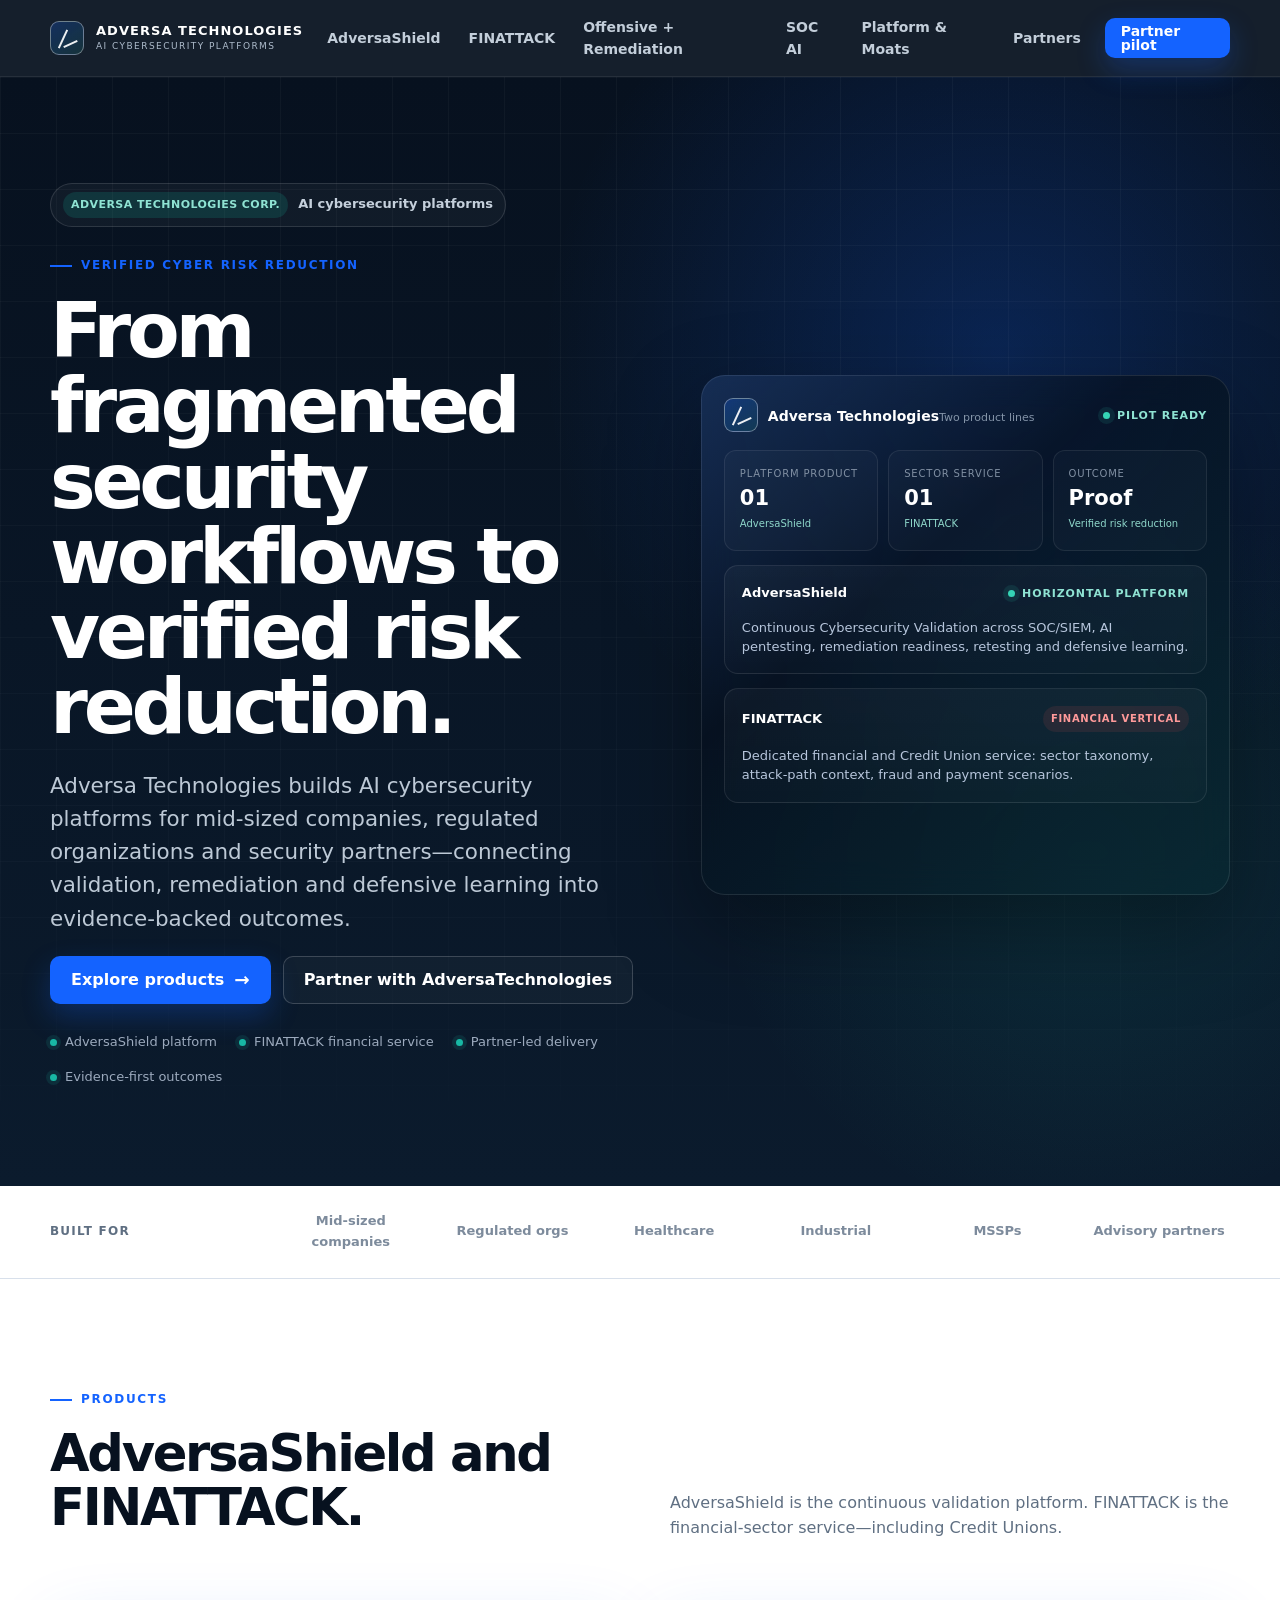
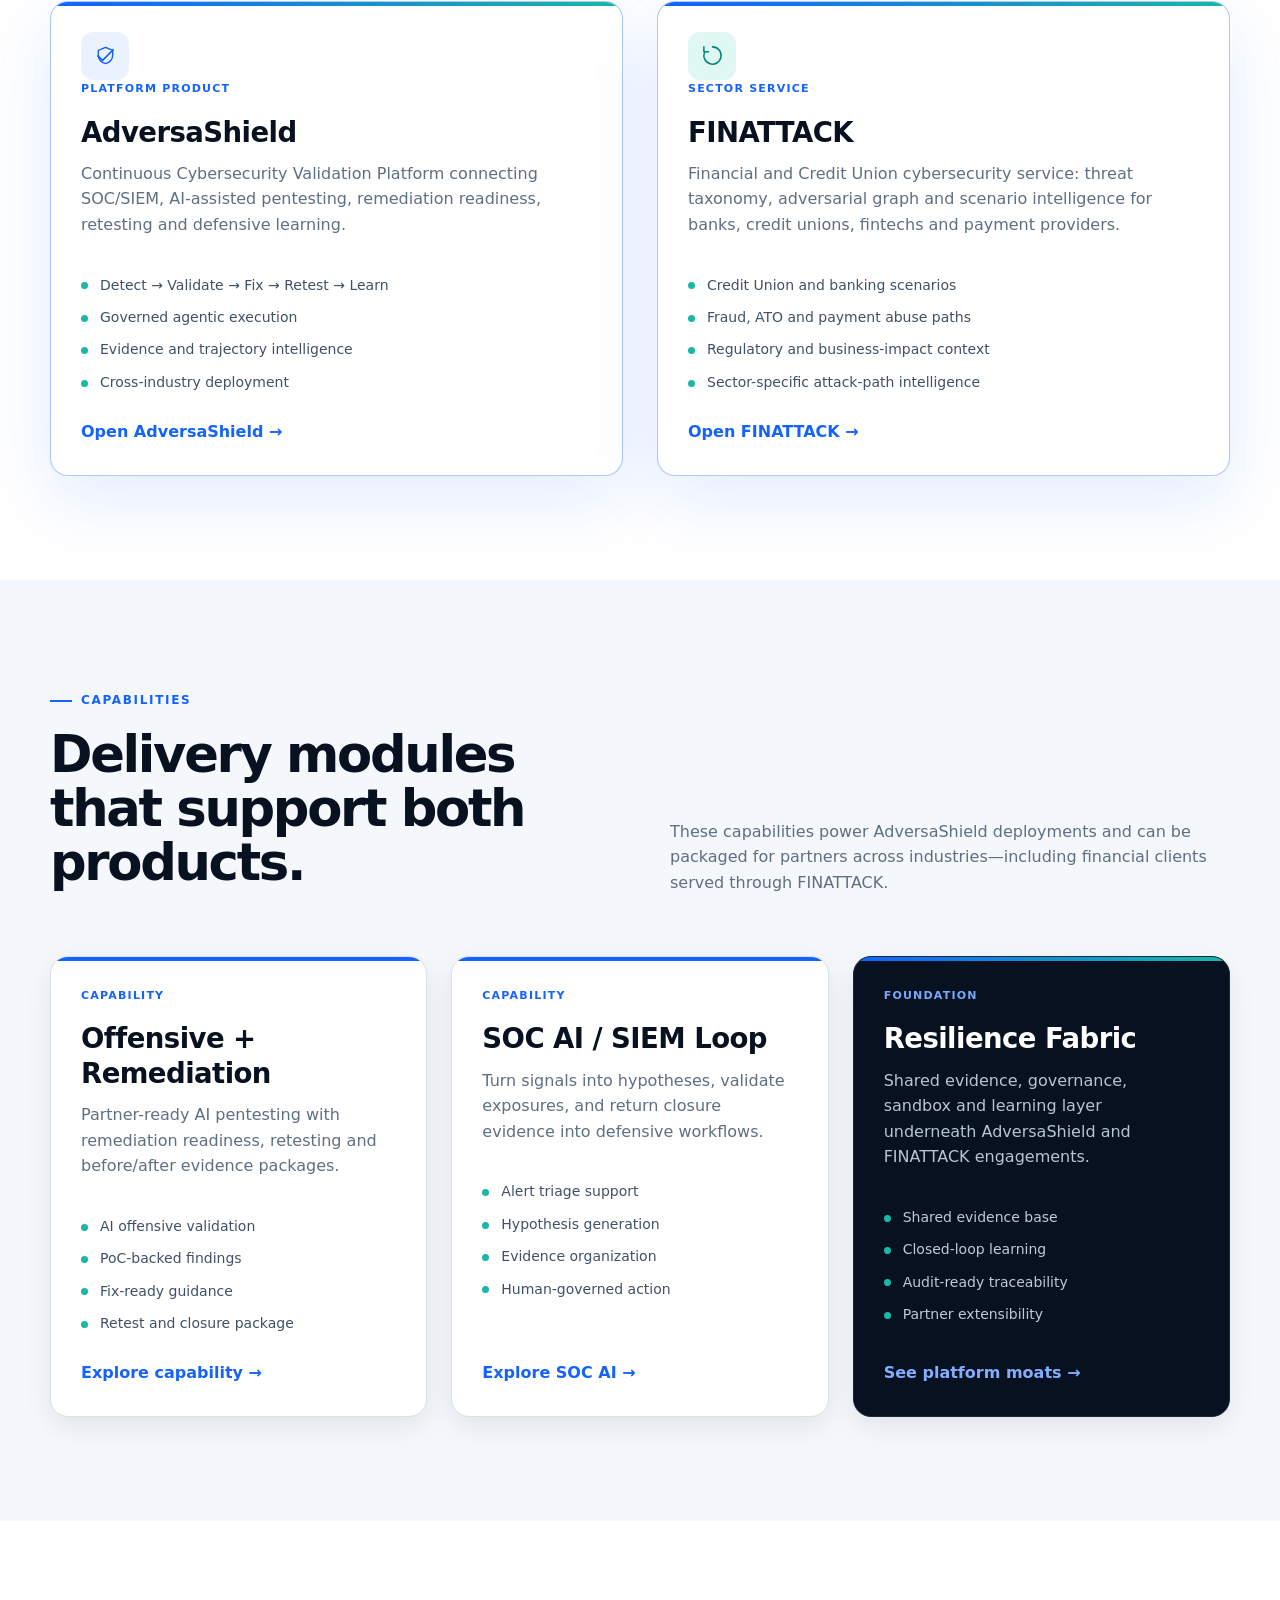
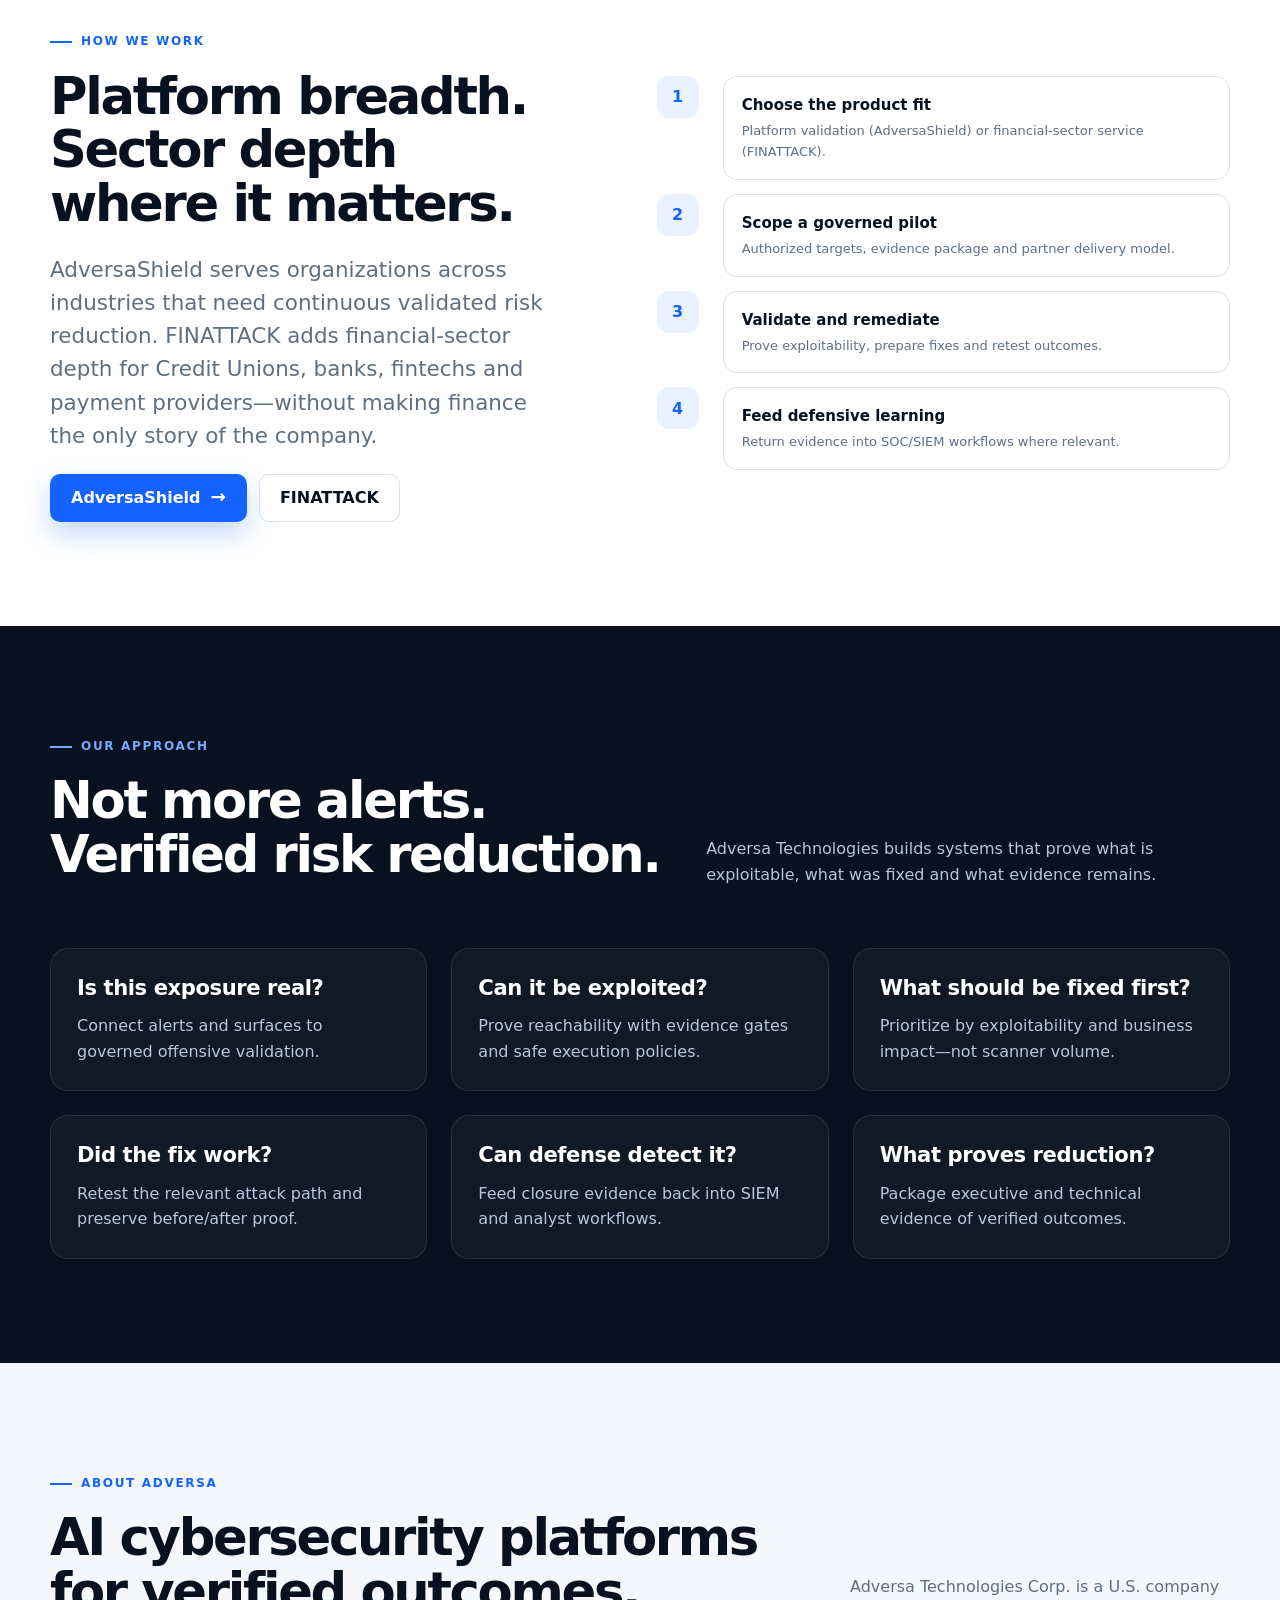
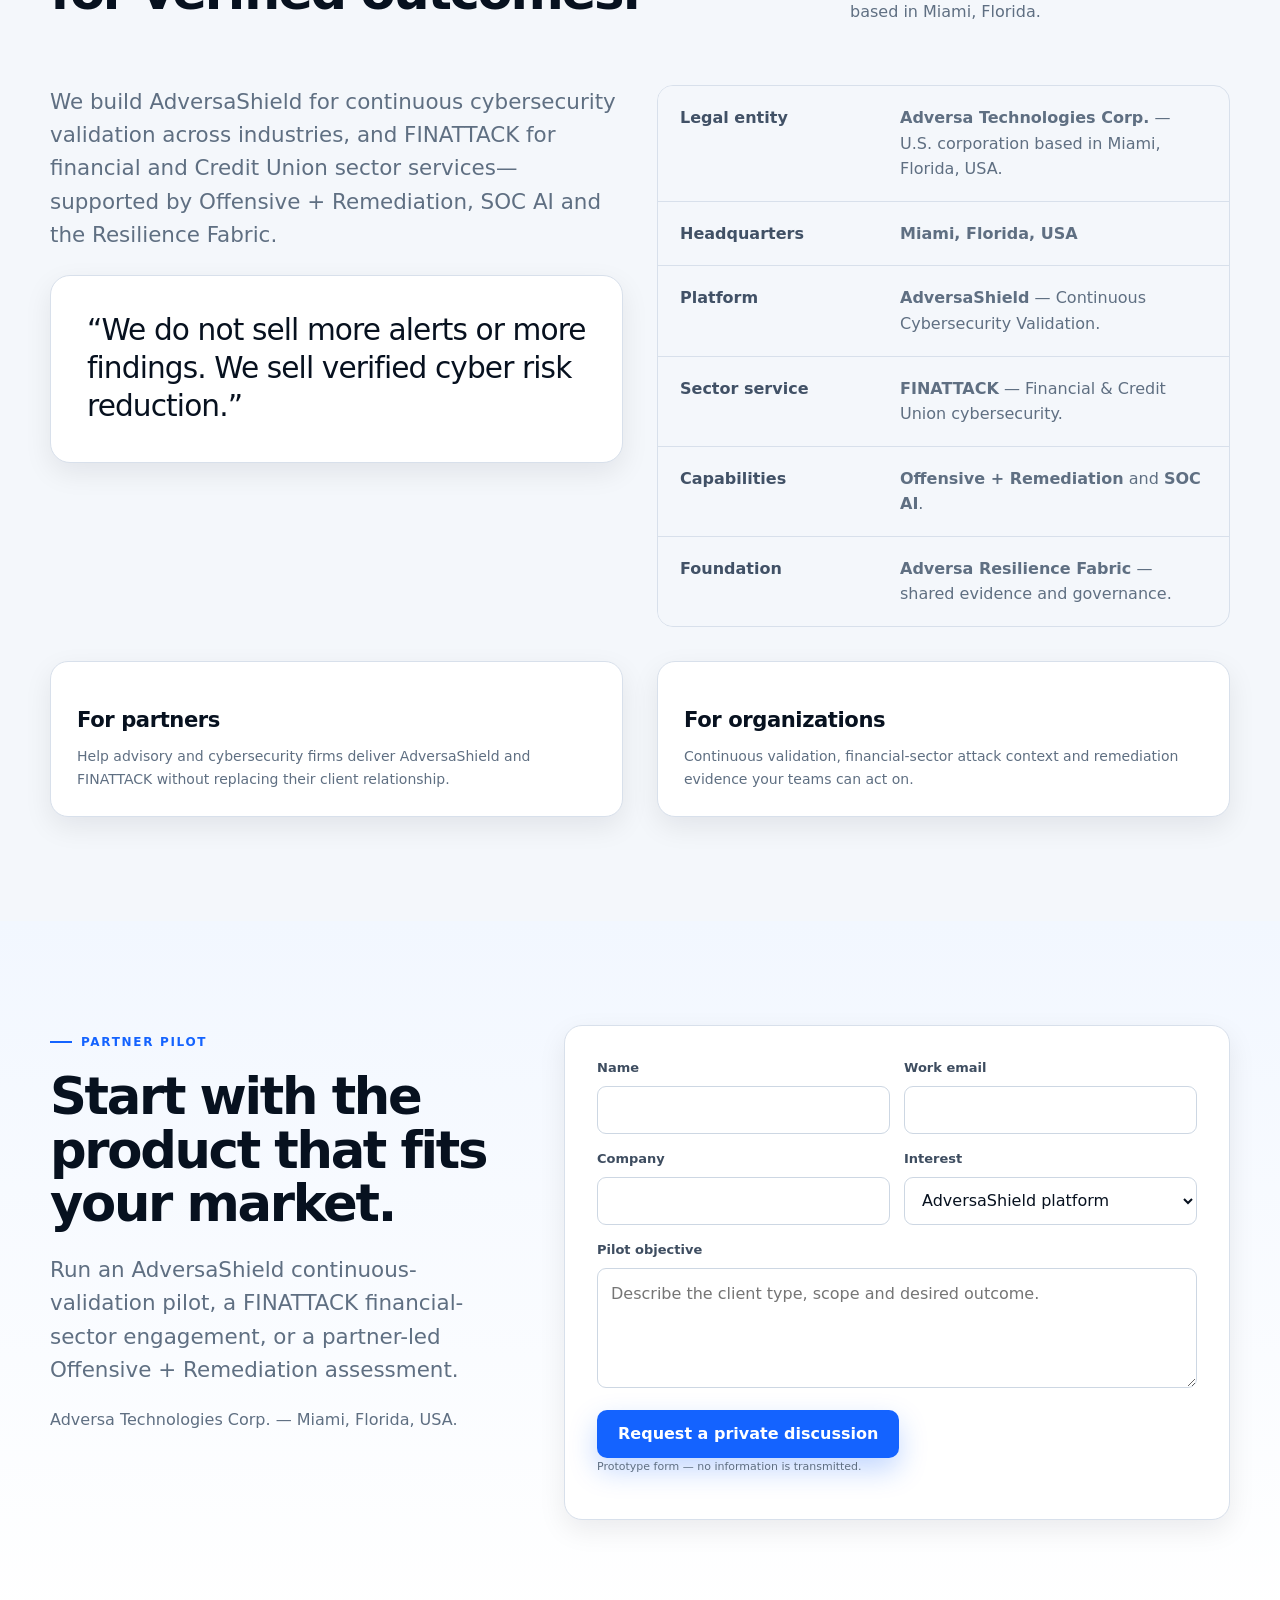
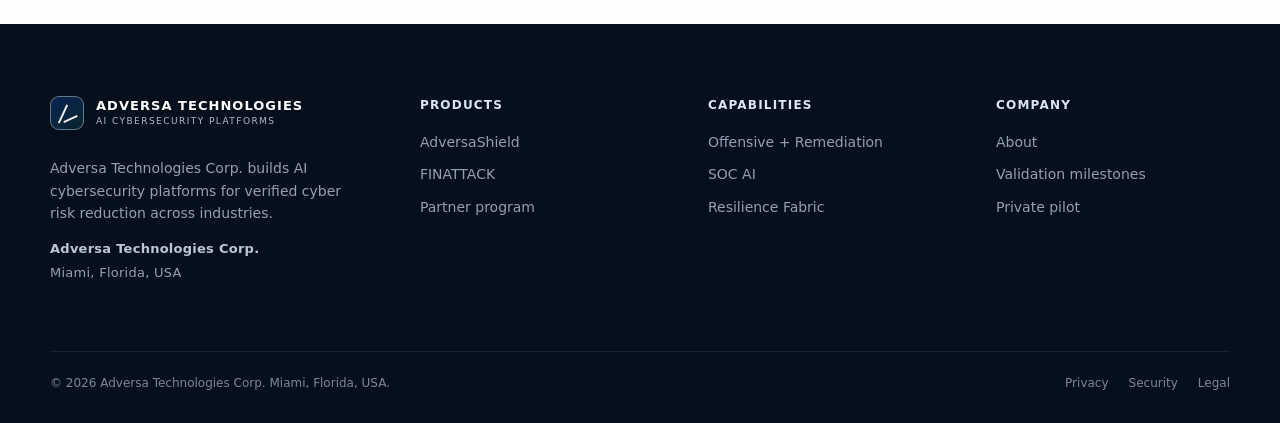
<file: index.html>
<!doctype html>
<html lang="en">
<head>
  <meta charset="utf-8">
  <meta name="viewport" content="width=device-width,initial-scale=1">
  <meta name="theme-color" content="#07111f">
  <meta name="description" content="Adversa Technologies Corp. builds AI cybersecurity platforms: AdversaShield for continuous validation and FINATTACK for financial-sector services.">
  <title>Adversa Technologies | AI Cybersecurity Platforms</title>
  <link rel="icon" href="assets/favicon.svg" type="image/svg+xml">
  <link rel="stylesheet" href="assets/styles.css?v=8">
</head>
<body>
<a class="skip-link" href="#main">Skip to content</a>
<header class="site-header">
  <div class="container nav-wrap">
    <a class="brand" href="index.html" aria-label="Adversa Technologies home">
      <span class="brand-mark" aria-hidden="true"></span>
      <span class="brand-text"><strong>ADVERSA TECHNOLOGIES</strong><span>AI cybersecurity platforms</span></span>
    </a>
    <nav class="nav-links" aria-label="Primary navigation">
      <a href="adversashield.html">AdversaShield</a>
      <a href="finattack.html">FINATTACK</a>
      <a href="offensive-remediation.html">Offensive + Remediation</a>
      <a href="soc-ai.html">SOC AI</a>
      <a href="platform.html">Platform & Moats</a>
      <a href="partners.html">Partners</a>
    </nav>
    <div class="nav-cta"><a class="btn btn-primary btn-sm" href="partners.html#contact">Partner pilot</a></div>
    <button class="menu-toggle" aria-label="Open navigation" aria-expanded="false"><span></span></button>
  </div>
</header>

<main id="main">
  <section class="hero">
    <div class="container hero-inner">
      <div class="hero-copy reveal">
        <div class="hero-kicker"><span>Adversa Technologies Corp.</span> AI cybersecurity platforms</div>
        <div class="eyebrow">Verified cyber risk reduction</div>
        <h1>From fragmented security workflows to verified risk reduction.</h1>
        <p class="lead">Adversa Technologies builds AI cybersecurity platforms for mid-sized companies, regulated organizations and security partners—connecting validation, remediation and defensive learning into evidence-backed outcomes.</p>
        <div class="button-row">
          <a class="btn btn-primary btn-arrow" href="#products">Explore products</a>
          <a class="btn btn-ghost" href="partners.html">Partner with AdversaTechnologies</a>
        </div>
        <div class="hero-note">
          <span>AdversaShield platform</span>
          <span>FINATTACK financial service</span>
          <span>Partner-led delivery</span>
          <span>Evidence-first outcomes</span>
        </div>
      </div>
      <div class="hero-panel reveal" aria-label="Adversa product portfolio concept">
        <div class="panel-top">
          <div class="panel-title">
            <span class="brand-mark"></span>
            <div><strong>Adversa Technologies</strong><span>Two product lines</span></div>
          </div>
          <div class="status-live">Pilot ready</div>
        </div>
        <div class="metric-row">
          <div class="metric"><span>Platform product</span><strong>01</strong><small>AdversaShield</small></div>
          <div class="metric"><span>Sector service</span><strong>01</strong><small>FINATTACK</small></div>
          <div class="metric"><span>Outcome</span><strong>Proof</strong><small>Verified risk reduction</small></div>
        </div>
        <div class="path-card">
          <div class="path-head"><strong>AdversaShield</strong><span class="status-live">Horizontal platform</span></div>
          <p>Continuous Cybersecurity Validation across SOC/SIEM, AI pentesting, remediation readiness, retesting and defensive learning.</p>
        </div>
        <div class="path-card">
          <div class="path-head"><strong>FINATTACK</strong><span class="risk-pill">Financial vertical</span></div>
          <p>Dedicated financial and Credit Union service: sector taxonomy, attack-path context, fraud and payment scenarios.</p>
        </div>
      </div>
    </div>
  </section>

  <div class="logo-strip">
    <div class="container logo-strip-inner">
      <div class="logo-strip-label">Built for</div>
      <div class="industry-label">Mid-sized companies</div>
      <div class="industry-label">Regulated orgs</div>
      <div class="industry-label">Healthcare</div>
      <div class="industry-label">Industrial</div>
      <div class="industry-label">MSSPs</div>
      <div class="industry-label">Advisory partners</div>
    </div>
  </div>

  <section class="section" id="products">
    <div class="container">
      <div class="section-head reveal">
        <div>
          <div class="eyebrow">Products</div>
          <h2>AdversaShield and FINATTACK.</h2>
        </div>
        <p>AdversaShield is the continuous validation platform. FINATTACK is the financial-sector service—including Credit Unions.</p>
      </div>
      <div class="grid-2">
        <article class="card product-card featured reveal">
          <div class="icon-box"><svg viewBox="0 0 24 24" fill="none" aria-hidden="true"><path d="M12 3.5 4.5 6.7v4.8c0 4.4 2.8 7.7 7.5 9 4.7-1.3 7.5-4.6 7.5-9V6.7L12 3.5Z" stroke="currentColor" stroke-width="1.5"/><path d="M4 12.5 9 17l11-11" stroke="currentColor" stroke-width="1.8" stroke-linecap="round" stroke-linejoin="round"/></svg></div>
          <span class="product-label">Platform product</span>
          <h3>AdversaShield</h3>
          <p>Continuous Cybersecurity Validation Platform connecting SOC/SIEM, AI-assisted pentesting, remediation readiness, retesting and defensive learning.</p>
          <ul class="product-list">
            <li>Detect → Validate → Fix → Retest → Learn</li>
            <li>Governed agentic execution</li>
            <li>Evidence and trajectory intelligence</li>
            <li>Cross-industry deployment</li>
          </ul>
          <a class="card-link" href="adversashield.html">Open AdversaShield →</a>
        </article>
        <article class="card product-card featured reveal">
          <div class="icon-box teal"><svg viewBox="0 0 24 24" fill="none" aria-hidden="true"><path d="M12 3a9 9 0 1 1-8.2 5.3" stroke="currentColor" stroke-width="1.6" stroke-linecap="round"/><path d="M3 3v5h5" stroke="currentColor" stroke-width="1.6" stroke-linecap="round" stroke-linejoin="round"/></svg></div>
          <span class="product-label">Sector service</span>
          <h3>FINATTACK</h3>
          <p>Financial and Credit Union cybersecurity service: threat taxonomy, adversarial graph and scenario intelligence for banks, credit unions, fintechs and payment providers.</p>
          <ul class="product-list">
            <li>Credit Union and banking scenarios</li>
            <li>Fraud, ATO and payment abuse paths</li>
            <li>Regulatory and business-impact context</li>
            <li>Sector-specific attack-path intelligence</li>
          </ul>
          <a class="card-link" href="finattack.html">Open FINATTACK →</a>
        </article>
      </div>
    </div>
  </section>

  <section class="section section-mist" id="capabilities">
    <div class="container">
      <div class="section-head reveal">
        <div>
          <div class="eyebrow">Capabilities</div>
          <h2>Delivery modules that support both products.</h2>
        </div>
        <p>These capabilities power AdversaShield deployments and can be packaged for partners across industries—including financial clients served through FINATTACK.</p>
      </div>
      <div class="grid-3">
        <article class="card product-card reveal">
          <span class="product-label">Capability</span>
          <h3>Offensive + Remediation</h3>
          <p>Partner-ready AI pentesting with remediation readiness, retesting and before/after evidence packages.</p>
          <ul class="product-list">
            <li>AI offensive validation</li>
            <li>PoC-backed findings</li>
            <li>Fix-ready guidance</li>
            <li>Retest and closure package</li>
          </ul>
          <a class="card-link" href="offensive-remediation.html">Explore capability →</a>
        </article>
        <article class="card product-card reveal">
          <span class="product-label">Capability</span>
          <h3>SOC AI / SIEM Loop</h3>
          <p>Turn signals into hypotheses, validate exposures, and return closure evidence into defensive workflows.</p>
          <ul class="product-list">
            <li>Alert triage support</li>
            <li>Hypothesis generation</li>
            <li>Evidence organization</li>
            <li>Human-governed action</li>
          </ul>
          <a class="card-link" href="soc-ai.html">Explore SOC AI →</a>
        </article>
        <article class="card product-card dark reveal">
          <span class="product-label">Foundation</span>
          <h3>Resilience Fabric</h3>
          <p>Shared evidence, governance, sandbox and learning layer underneath AdversaShield and FINATTACK engagements.</p>
          <ul class="product-list">
            <li>Shared evidence base</li>
            <li>Closed-loop learning</li>
            <li>Audit-ready traceability</li>
            <li>Partner extensibility</li>
          </ul>
          <a class="card-link" href="platform.html">See platform moats →</a>
        </article>
      </div>
    </div>
  </section>

  <section class="section">
    <div class="container split">
      <div class="reveal">
        <div class="eyebrow">How we work</div>
        <h2>Platform breadth. Sector depth where it matters.</h2>
        <p class="lead">AdversaShield serves organizations across industries that need continuous validated risk reduction. FINATTACK adds financial-sector depth for Credit Unions, banks, fintechs and payment providers—without making finance the only story of the company.</p>
        <div class="button-row">
          <a class="btn btn-primary btn-arrow" href="adversashield.html">AdversaShield</a>
          <a class="btn btn-secondary" href="finattack.html">FINATTACK</a>
        </div>
      </div>
      <div class="timeline reveal">
        <div class="timeline-row"><span>1</span><div><strong>Choose the product fit</strong><small>Platform validation (AdversaShield) or financial-sector service (FINATTACK).</small></div></div>
        <div class="timeline-row"><span>2</span><div><strong>Scope a governed pilot</strong><small>Authorized targets, evidence package and partner delivery model.</small></div></div>
        <div class="timeline-row"><span>3</span><div><strong>Validate and remediate</strong><small>Prove exploitability, prepare fixes and retest outcomes.</small></div></div>
        <div class="timeline-row"><span>4</span><div><strong>Feed defensive learning</strong><small>Return evidence into SOC/SIEM workflows where relevant.</small></div></div>
      </div>
    </div>
  </section>

  <section class="section section-dark">
    <div class="container">
      <div class="section-head reveal">
        <div>
          <div class="eyebrow">Our approach</div>
          <h2>Not more alerts. Verified risk reduction.</h2>
        </div>
        <p>Adversa Technologies builds systems that prove what is exploitable, what was fixed and what evidence remains.</p>
      </div>
      <div class="grid-3">
        <article class="card dark-card reveal"><h3>Is this exposure real?</h3><p>Connect alerts and surfaces to governed offensive validation.</p></article>
        <article class="card dark-card reveal"><h3>Can it be exploited?</h3><p>Prove reachability with evidence gates and safe execution policies.</p></article>
        <article class="card dark-card reveal"><h3>What should be fixed first?</h3><p>Prioritize by exploitability and business impact—not scanner volume.</p></article>
        <article class="card dark-card reveal"><h3>Did the fix work?</h3><p>Retest the relevant attack path and preserve before/after proof.</p></article>
        <article class="card dark-card reveal"><h3>Can defense detect it?</h3><p>Feed closure evidence back into SIEM and analyst workflows.</p></article>
        <article class="card dark-card reveal"><h3>What proves reduction?</h3><p>Package executive and technical evidence of verified outcomes.</p></article>
      </div>
    </div>
  </section>

  <section class="section section-mist" id="about">
    <div class="container">
      <div class="section-head reveal">
        <div>
          <div class="eyebrow">About Adversa</div>
          <h2>AI cybersecurity platforms for verified outcomes.</h2>
        </div>
        <p>Adversa Technologies Corp. is a U.S. company based in Miami, Florida.</p>
      </div>
      <div class="grid-2" style="margin-bottom:34px">
        <div class="reveal">
          <p class="lead">We build AdversaShield for continuous cybersecurity validation across industries, and FINATTACK for financial and Credit Union sector services—supported by Offensive + Remediation, SOC AI and the Resilience Fabric.</p>
          <div class="quote-card" style="margin-top:24px">
            <p>“We do not sell more alerts or more findings. We sell verified cyber risk reduction.”</p>
          </div>
        </div>
        <div class="spec-table reveal">
          <div class="spec-row"><div>Legal entity</div><div><strong>Adversa Technologies Corp.</strong> — U.S. corporation based in Miami, Florida, USA.</div></div>
          <div class="spec-row"><div>Headquarters</div><div><strong>Miami, Florida, USA</strong></div></div>
          <div class="spec-row"><div>Platform</div><div><strong>AdversaShield</strong> — Continuous Cybersecurity Validation.</div></div>
          <div class="spec-row"><div>Sector service</div><div><strong>FINATTACK</strong> — Financial &amp; Credit Union cybersecurity.</div></div>
          <div class="spec-row"><div>Capabilities</div><div><strong>Offensive + Remediation</strong> and <strong>SOC AI</strong>.</div></div>
          <div class="spec-row"><div>Foundation</div><div><strong>Adversa Resilience Fabric</strong> — shared evidence and governance.</div></div>
        </div>
      </div>
      <div class="grid-2">
        <article class="card feature-card light-card reveal"><h3>For partners</h3><p>Help advisory and cybersecurity firms deliver AdversaShield and FINATTACK without replacing their client relationship.</p></article>
        <article class="card feature-card light-card reveal"><h3>For organizations</h3><p>Continuous validation, financial-sector attack context and remediation evidence your teams can act on.</p></article>
      </div>
    </div>
  </section>

  <section class="section section-blue-soft" id="contact">
    <div class="container contact-grid">
      <div class="reveal">
        <div class="eyebrow">Partner pilot</div>
        <h2>Start with the product that fits your market.</h2>
        <p class="lead">Run an AdversaShield continuous-validation pilot, a FINATTACK financial-sector engagement, or a partner-led Offensive + Remediation assessment.</p>
        <p class="text-muted">Adversa Technologies Corp. — Miami, Florida, USA.</p>
      </div>
      <form class="contact-form reveal" data-demo-form>
        <div class="form-row">
          <div class="form-field"><label for="name">Name</label><input id="name" name="name" required></div>
          <div class="form-field"><label for="email">Work email</label><input id="email" name="email" type="email" required></div>
        </div>
        <div class="form-row">
          <div class="form-field"><label for="company">Company</label><input id="company" name="company" required></div>
          <div class="form-field">
            <label for="type">Interest</label>
            <select id="type" name="type">
              <option>AdversaShield platform</option>
              <option>FINATTACK financial service</option>
              <option>Partner pilot</option>
              <option>Offensive + Remediation</option>
              <option>SOC AI</option>
            </select>
          </div>
        </div>
        <div class="form-field"><label for="message">Pilot objective</label><textarea id="message" name="message" placeholder="Describe the client type, scope and desired outcome."></textarea></div>
        <button class="btn btn-primary" type="submit">Request a private discussion</button>
        <p class="form-note">Prototype form — no information is transmitted.</p>
        <div class="form-success" role="status">Thank you. The prototype captured the interaction locally.</div>
      </form>
    </div>
  </section>
</main>

<footer class="site-footer">
  <div class="container footer-main">
    <div class="footer-brand">
      <a class="brand" href="index.html"><span class="brand-mark" aria-hidden="true"></span><span class="brand-text"><strong>ADVERSA TECHNOLOGIES</strong><span>AI cybersecurity platforms</span></span></a>
      <p>Adversa Technologies Corp. builds AI cybersecurity platforms for verified cyber risk reduction across industries.</p>
      <p class="footer-address">Adversa Technologies Corp.<span>Miami, Florida, USA</span></p>
    </div>
    <div class="footer-col">
      <h4>Products</h4>
      <a href="adversashield.html">AdversaShield</a>
      <a href="finattack.html">FINATTACK</a>
      <a href="partners.html">Partner program</a>
    </div>
    <div class="footer-col">
      <h4>Capabilities</h4>
      <a href="offensive-remediation.html">Offensive + Remediation</a>
      <a href="soc-ai.html">SOC AI</a>
      <a href="platform.html">Resilience Fabric</a>
    </div>
    <div class="footer-col">
      <h4>Company</h4>
      <a href="index.html#about">About</a>
      <a href="adversashield.html#validation">Validation milestones</a>
      <a href="partners.html#contact">Private pilot</a>
    </div>
  </div>
  <div class="container footer-bottom">
    <span>&copy; <span data-year></span> Adversa Technologies Corp. Miami, Florida, USA.</span>
    <div class="footer-bottom-links"><a href="#">Privacy</a><a href="#">Security</a><a href="#">Legal</a></div>
  </div>
</footer>
<script src="assets/app.js?v=8"></script>
</body>
</html>
</file>
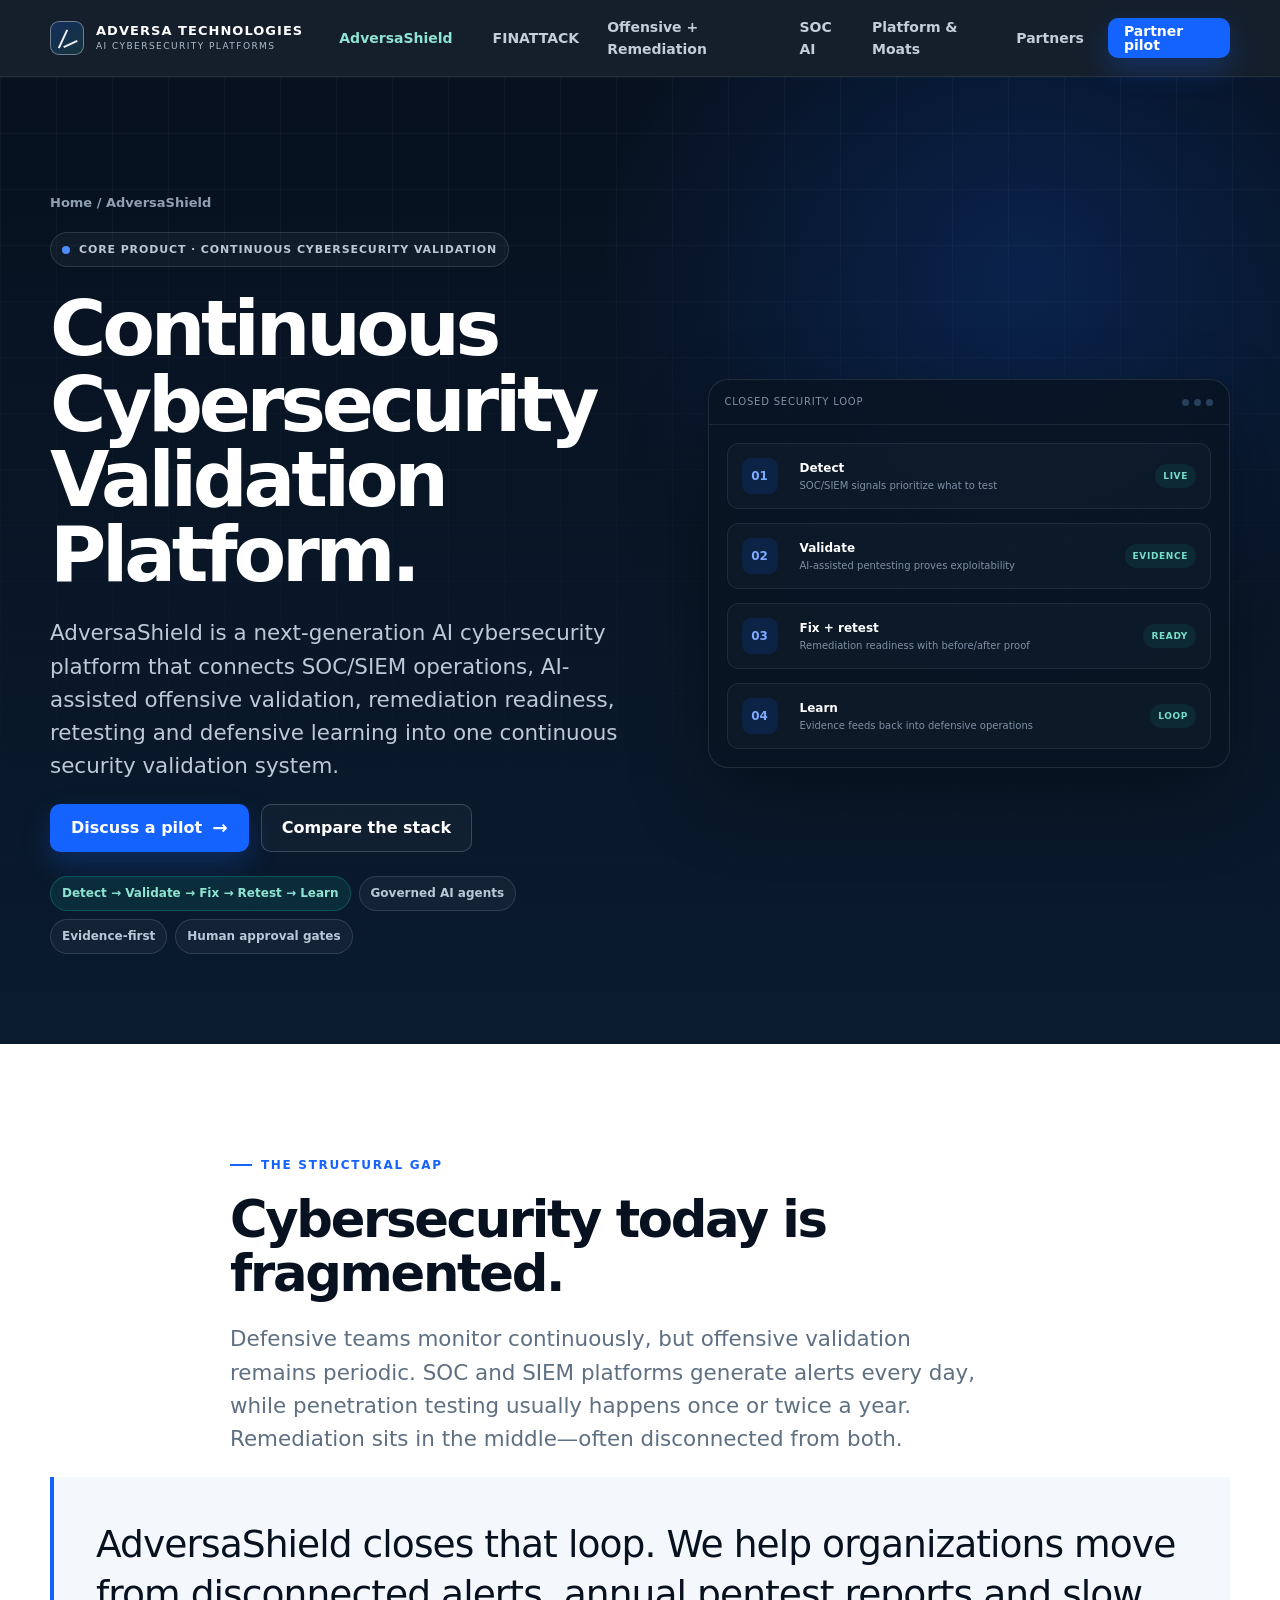
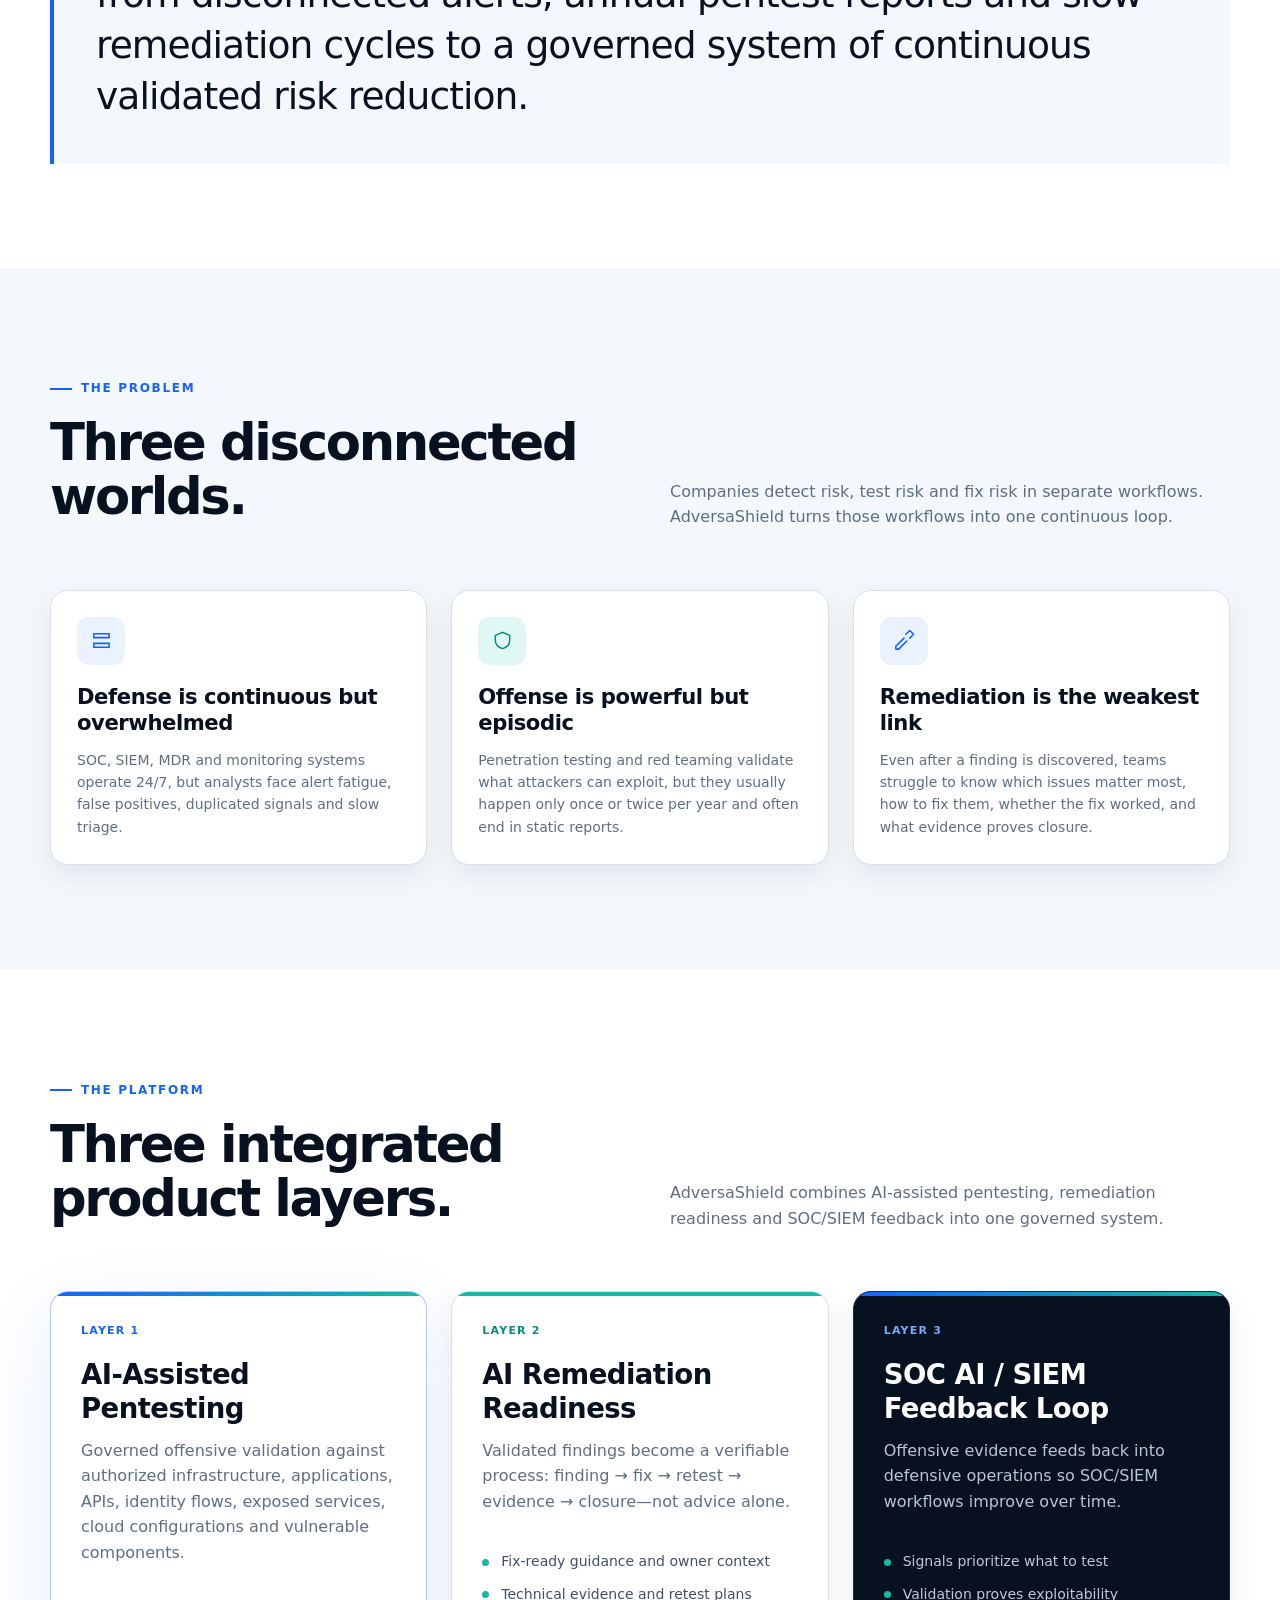
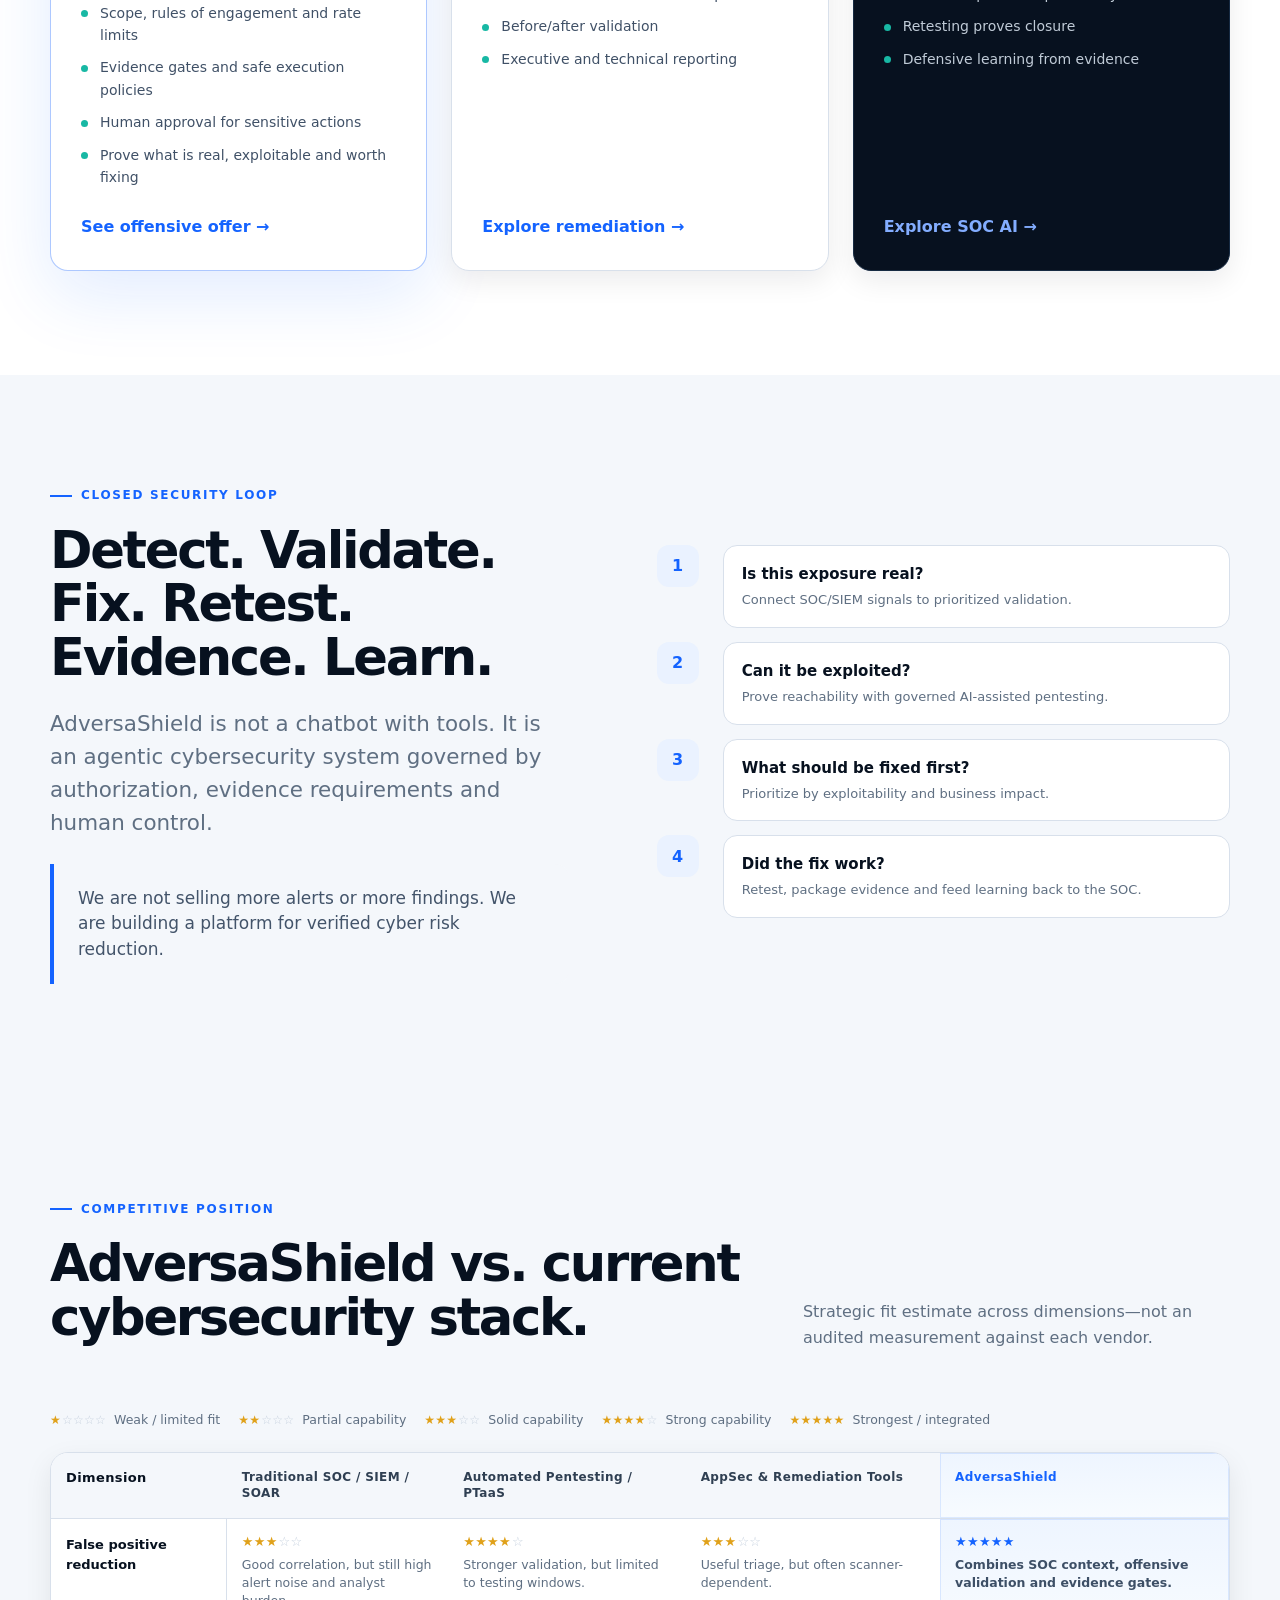
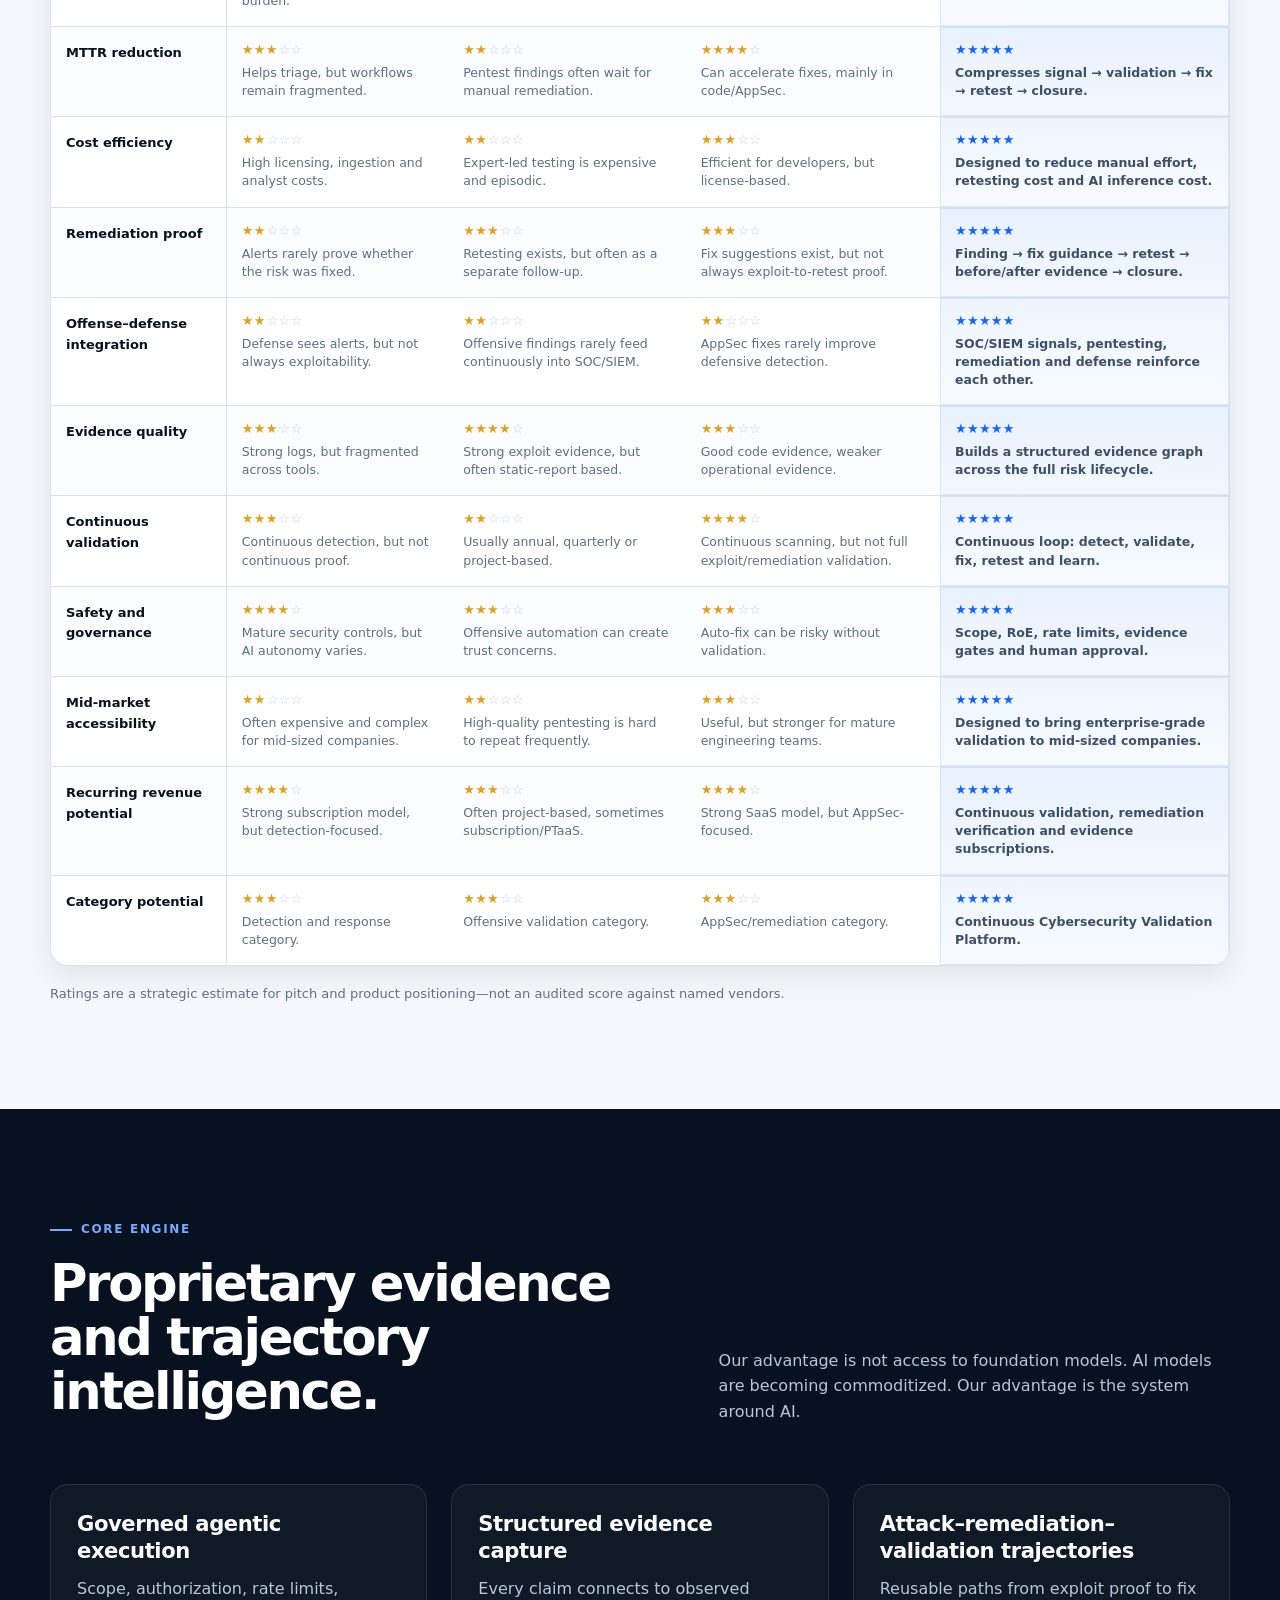
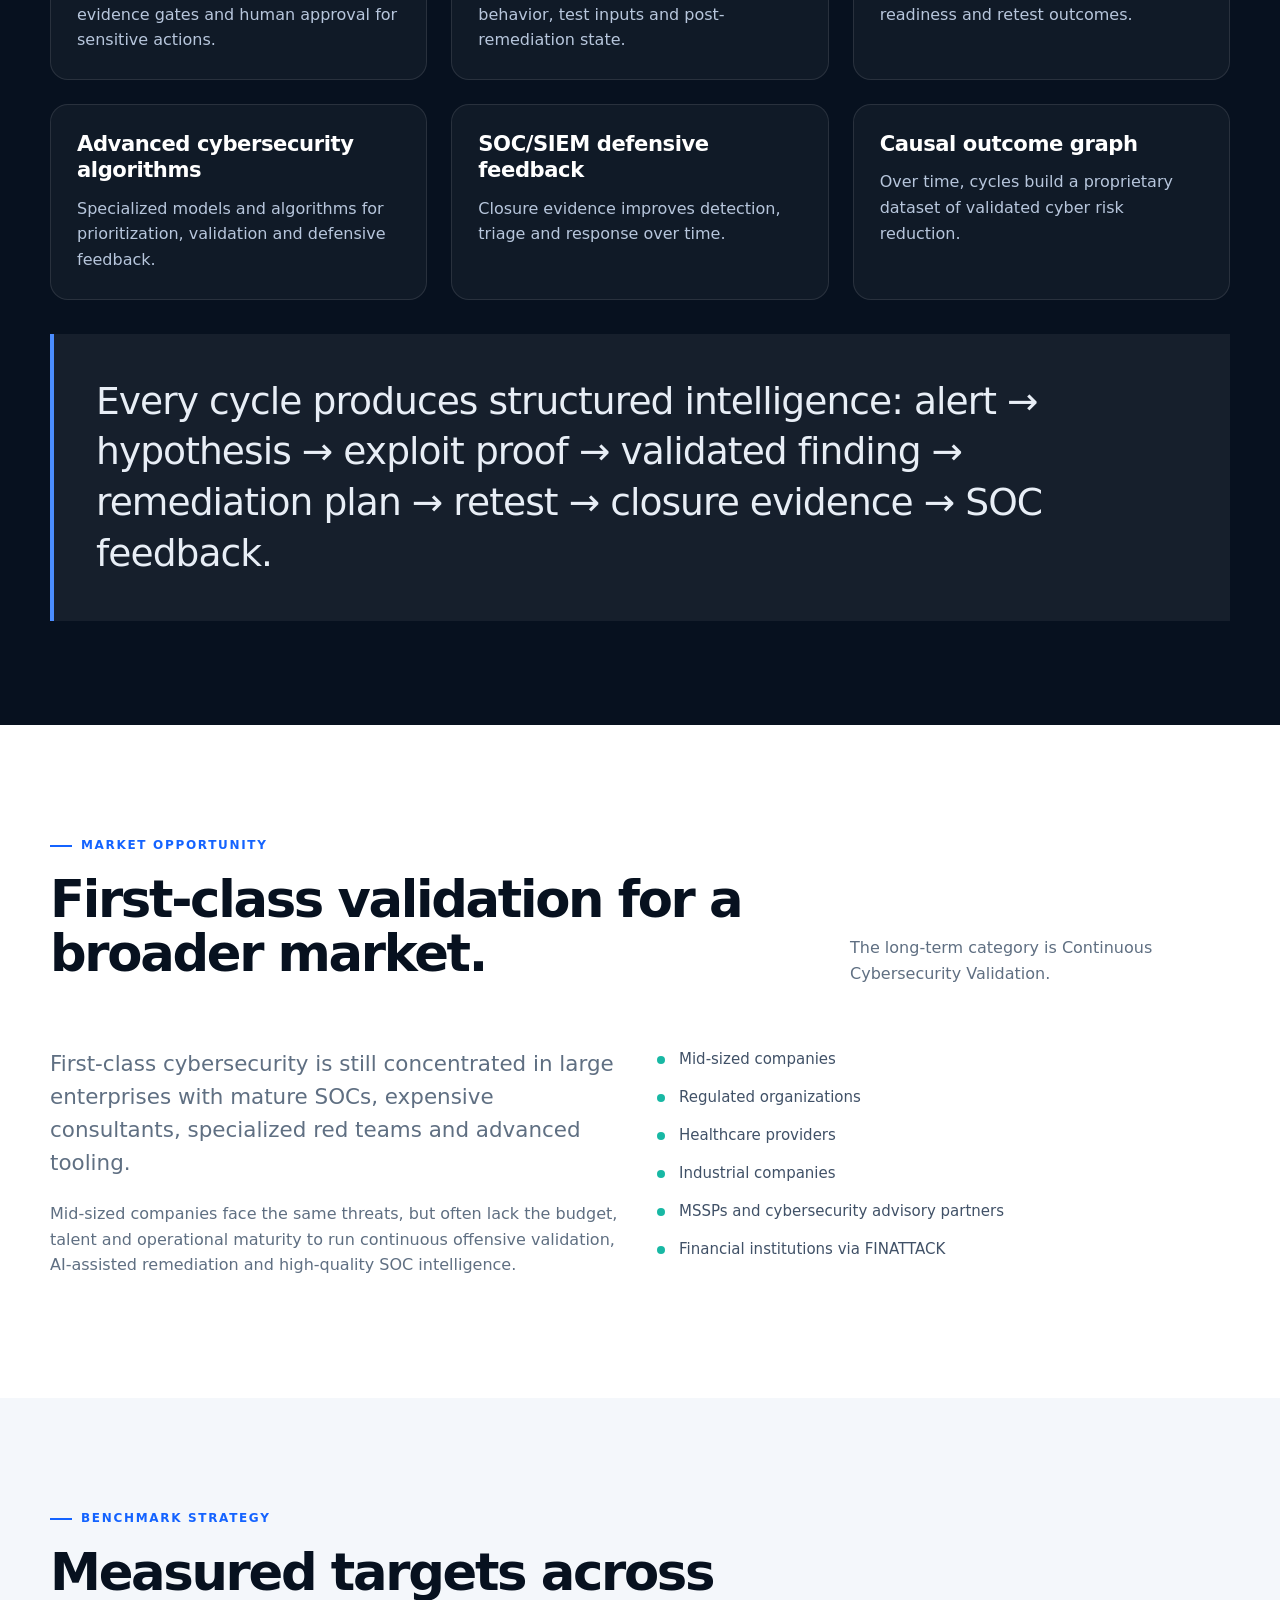
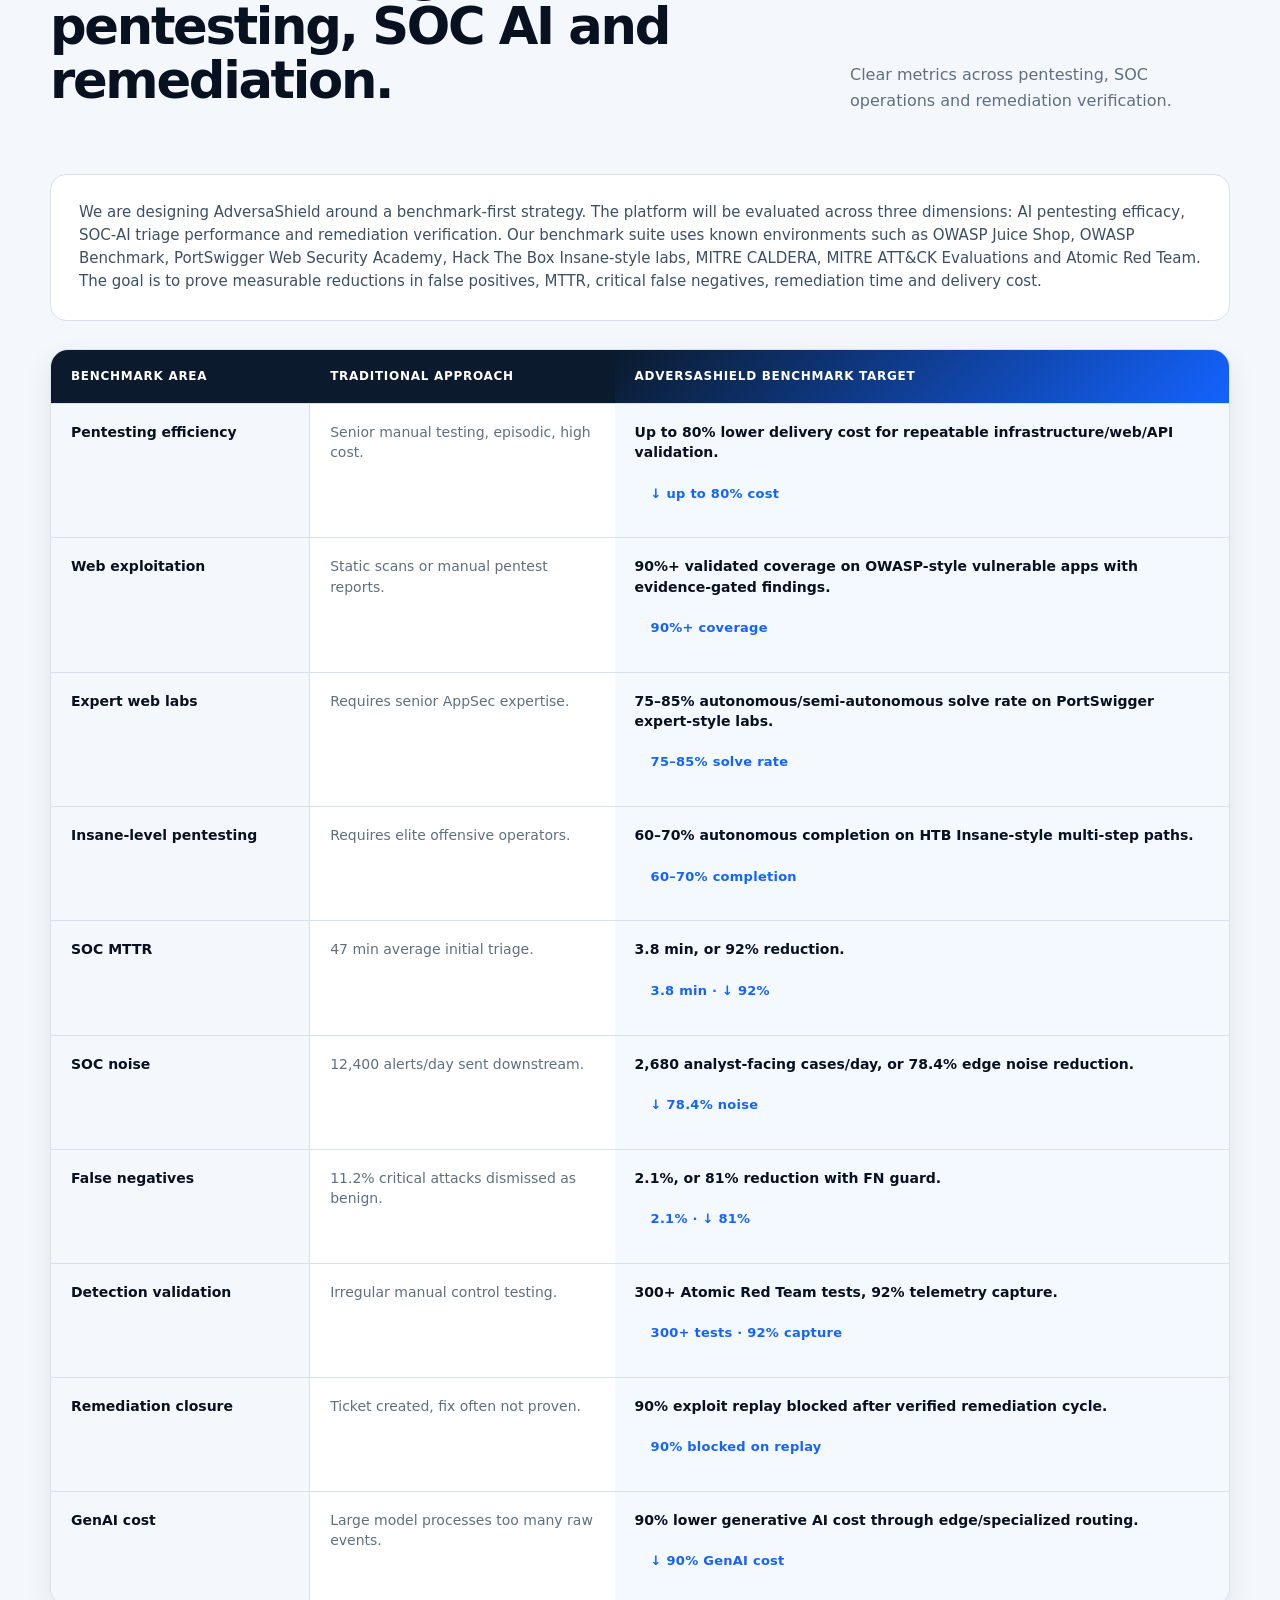
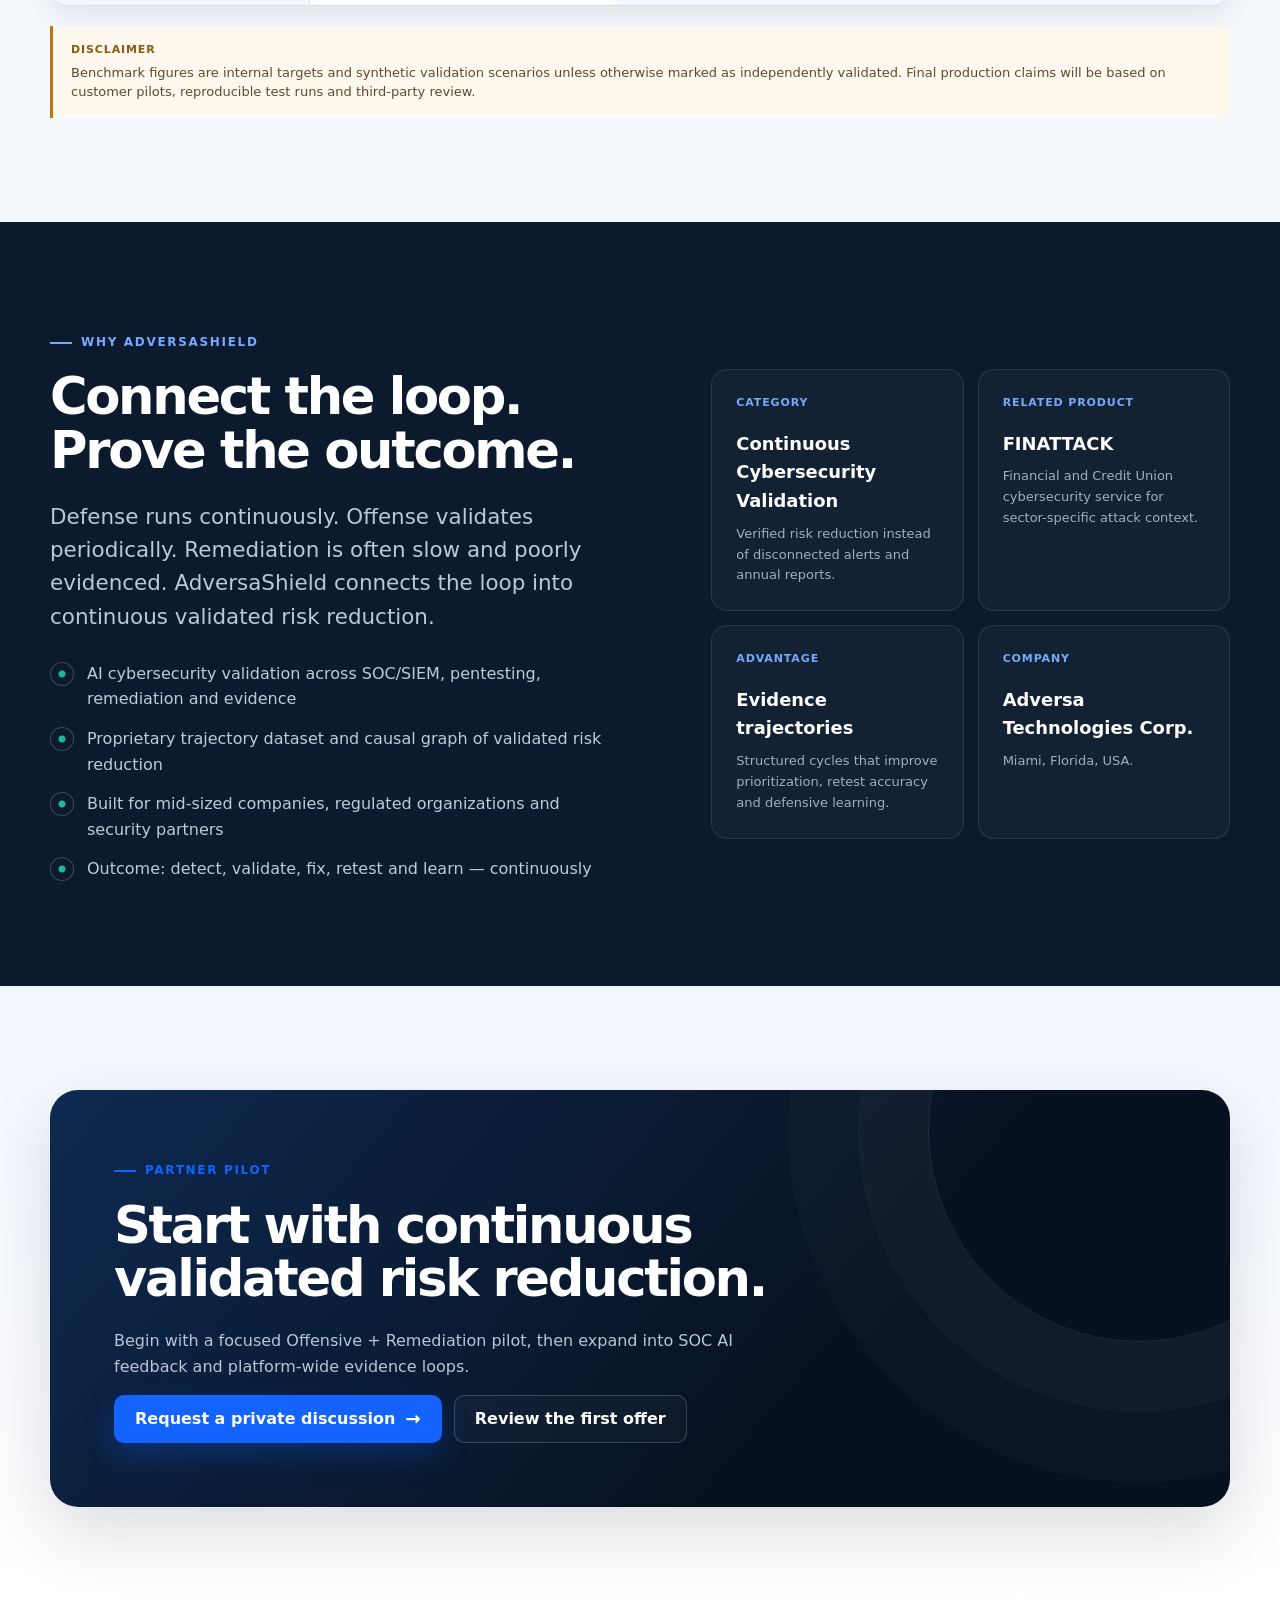
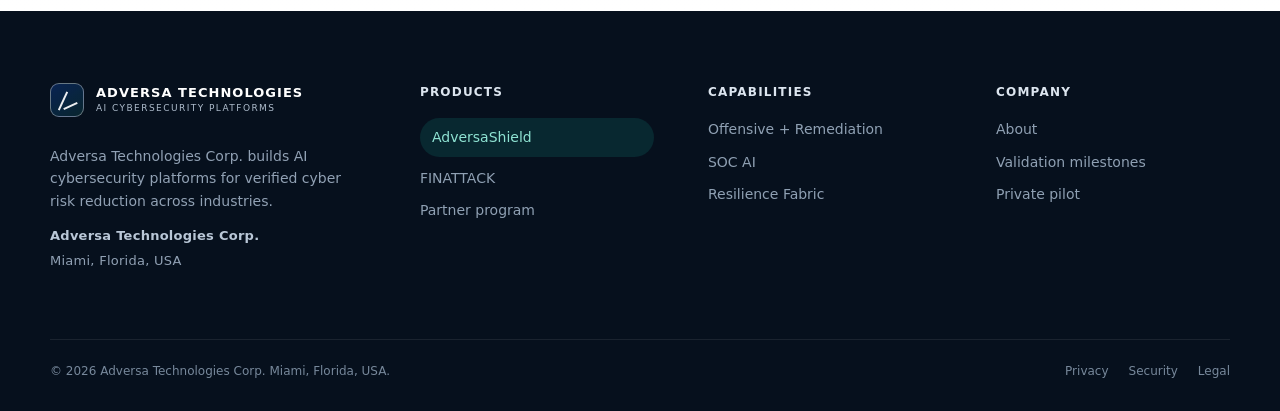
<file: adversashield.html>
<!doctype html>
<html lang="en">
<head>
  <meta charset="utf-8">
  <meta name="viewport" content="width=device-width,initial-scale=1">
  <meta name="theme-color" content="#07111f">
  <meta name="description" content="AdversaShield is a continuous cybersecurity validation platform connecting SOC/SIEM, AI-assisted pentesting, remediation readiness, retesting and defensive learning.">
  <title>AdversaShield | Continuous Cybersecurity Validation Platform</title>
  <link rel="icon" href="assets/favicon.svg" type="image/svg+xml">
  <link rel="stylesheet" href="assets/styles.css?v=8">
</head>
<body>
<a class="skip-link" href="#main">Skip to content</a>
<header class="site-header">
  <div class="container nav-wrap">
    <a class="brand" href="index.html" aria-label="Adversa Technologies home">
      <span class="brand-mark" aria-hidden="true"></span>
      <span class="brand-text"><strong>ADVERSA TECHNOLOGIES</strong><span>AI cybersecurity platforms</span></span>
    </a>
    <nav class="nav-links" aria-label="Primary navigation">
      <a class="nav-product-highlight" href="adversashield.html" aria-current="page">AdversaShield</a>
      <a href="finattack.html">FINATTACK</a>
      <a href="offensive-remediation.html">Offensive + Remediation</a>
      <a href="soc-ai.html">SOC AI</a>
      <a href="platform.html">Platform & Moats</a>
      <a href="partners.html">Partners</a>
    </nav>
    <div class="nav-cta"><a class="btn btn-primary btn-sm" href="partners.html#contact">Partner pilot</a></div>
    <button class="menu-toggle" aria-label="Open navigation" aria-expanded="false"><span></span></button>
  </div>
</header>

<main id="main">
  <section class="page-hero">
    <div class="container page-hero-grid">
      <div class="reveal">
        <div class="breadcrumb">Home / AdversaShield</div>
        <div class="product-badge"><i></i> Core product · Continuous Cybersecurity Validation</div>
        <h1>Continuous Cybersecurity Validation Platform.</h1>
        <p class="lead">AdversaShield is a next-generation AI cybersecurity platform that connects SOC/SIEM operations, AI-assisted offensive validation, remediation readiness, retesting and defensive learning into one continuous security validation system.</p>
        <div class="button-row">
          <a class="btn btn-primary btn-arrow" href="partners.html#contact">Discuss a pilot</a>
          <a class="btn btn-ghost" href="#stack-compare">Compare the stack</a>
        </div>
        <div class="badge-row">
          <span class="badge teal">Detect → Validate → Fix → Retest → Learn</span>
          <span class="badge">Governed AI agents</span>
          <span class="badge">Evidence-first</span>
          <span class="badge">Human approval gates</span>
        </div>
      </div>
      <div class="mock-card reveal">
        <div class="mock-toolbar"><span>Closed security loop</span><div class="mock-dots"><i></i><i></i><i></i></div></div>
        <div class="mock-body">
          <div class="flow">
            <div class="flow-row"><span class="flow-index">01</span><div><strong>Detect</strong><small>SOC/SIEM signals prioritize what to test</small></div><span class="flow-status">Live</span></div>
            <div class="flow-row"><span class="flow-index">02</span><div><strong>Validate</strong><small>AI-assisted pentesting proves exploitability</small></div><span class="flow-status">Evidence</span></div>
            <div class="flow-row"><span class="flow-index">03</span><div><strong>Fix + retest</strong><small>Remediation readiness with before/after proof</small></div><span class="flow-status">Ready</span></div>
            <div class="flow-row"><span class="flow-index">04</span><div><strong>Learn</strong><small>Evidence feeds back into defensive operations</small></div><span class="flow-status">Loop</span></div>
          </div>
        </div>
      </div>
    </div>
  </section>

  <section class="section">
    <div class="narrow reveal">
      <div class="eyebrow">The structural gap</div>
      <h2>Cybersecurity today is fragmented.</h2>
      <p class="lead">Defensive teams monitor continuously, but offensive validation remains periodic. SOC and SIEM platforms generate alerts every day, while penetration testing usually happens once or twice a year. Remediation sits in the middle—often disconnected from both.</p>
    </div>
    <div class="container">
      <div class="statement reveal">
        <p>AdversaShield closes that loop. We help organizations move from disconnected alerts, annual pentest reports and slow remediation cycles to a governed system of continuous validated risk reduction.</p>
      </div>
    </div>
  </section>

  <section class="section section-mist" id="problem">
    <div class="container">
      <div class="section-head reveal">
        <div>
          <div class="eyebrow">The problem</div>
          <h2>Three disconnected worlds.</h2>
        </div>
        <p>Companies detect risk, test risk and fix risk in separate workflows. AdversaShield turns those workflows into one continuous loop.</p>
      </div>
      <div class="grid-3">
        <article class="card feature-card light-card reveal">
          <div class="icon-box"><svg viewBox="0 0 24 24" fill="none" aria-hidden="true"><path d="M4 5h16v4H4zM4 15h16v4H4z" stroke="currentColor" stroke-width="1.6"/></svg></div>
          <h3>Defense is continuous but overwhelmed</h3>
          <p>SOC, SIEM, MDR and monitoring systems operate 24/7, but analysts face alert fatigue, false positives, duplicated signals and slow triage.</p>
        </article>
        <article class="card feature-card light-card reveal">
          <div class="icon-box teal"><svg viewBox="0 0 24 24" fill="none" aria-hidden="true"><path d="M12 3.5 4.5 6.7v4.8c0 4.4 2.8 7.7 7.5 9 4.7-1.3 7.5-4.6 7.5-9V6.7L12 3.5Z" stroke="currentColor" stroke-width="1.5"/></svg></div>
          <h3>Offense is powerful but episodic</h3>
          <p>Penetration testing and red teaming validate what attackers can exploit, but they usually happen only once or twice per year and often end in static reports.</p>
        </article>
        <article class="card feature-card light-card reveal">
          <div class="icon-box"><svg viewBox="0 0 24 24" fill="none" aria-hidden="true"><path d="m14.5 5.5 4-4 4 4-4 4" stroke="currentColor" stroke-width="1.6" stroke-linecap="round" stroke-linejoin="round"/><path d="M12.5 9.5 4 18v3h3l8.5-8.5" stroke="currentColor" stroke-width="1.6" stroke-linecap="round" stroke-linejoin="round"/></svg></div>
          <h3>Remediation is the weakest link</h3>
          <p>Even after a finding is discovered, teams struggle to know which issues matter most, how to fix them, whether the fix worked, and what evidence proves closure.</p>
        </article>
      </div>
    </div>
  </section>

  <section class="section" id="platform-layers">
    <div class="container">
      <div class="section-head reveal">
        <div>
          <div class="eyebrow">The platform</div>
          <h2>Three integrated product layers.</h2>
        </div>
        <p>AdversaShield combines AI-assisted pentesting, remediation readiness and SOC/SIEM feedback into one governed system.</p>
      </div>
      <div class="grid-3">
        <article class="card product-card featured reveal">
          <span class="product-label">Layer 1</span>
          <h3>AI-Assisted Pentesting</h3>
          <p>Governed offensive validation against authorized infrastructure, applications, APIs, identity flows, exposed services, cloud configurations and vulnerable components.</p>
          <ul class="product-list">
            <li>Scope, rules of engagement and rate limits</li>
            <li>Evidence gates and safe execution policies</li>
            <li>Human approval for sensitive actions</li>
            <li>Prove what is real, exploitable and worth fixing</li>
          </ul>
          <a class="card-link" href="offensive-remediation.html">See offensive offer →</a>
        </article>
        <article class="card product-card teal reveal">
          <span class="product-label">Layer 2</span>
          <h3>AI Remediation Readiness</h3>
          <p>Validated findings become a verifiable process: finding → fix → retest → evidence → closure—not advice alone.</p>
          <ul class="product-list">
            <li>Fix-ready guidance and owner context</li>
            <li>Technical evidence and retest plans</li>
            <li>Before/after validation</li>
            <li>Executive and technical reporting</li>
          </ul>
          <a class="card-link" href="offensive-remediation.html">Explore remediation →</a>
        </article>
        <article class="card product-card dark reveal">
          <span class="product-label">Layer 3</span>
          <h3>SOC AI / SIEM Feedback Loop</h3>
          <p>Offensive evidence feeds back into defensive operations so SOC/SIEM workflows improve over time.</p>
          <ul class="product-list">
            <li>Signals prioritize what to test</li>
            <li>Validation proves exploitability</li>
            <li>Retesting proves closure</li>
            <li>Defensive learning from evidence</li>
          </ul>
          <a class="card-link" href="soc-ai.html">Explore SOC AI →</a>
        </article>
      </div>
    </div>
  </section>

  <section class="section section-mist">
    <div class="container split">
      <div class="reveal">
        <div class="eyebrow">Closed security loop</div>
        <h2>Detect. Validate. Fix. Retest. Evidence. Learn.</h2>
        <p class="lead">AdversaShield is not a chatbot with tools. It is an agentic cybersecurity system governed by authorization, evidence requirements and human control.</p>
        <div class="callout"><p>We are not selling more alerts or more findings. We are building a platform for verified cyber risk reduction.</p></div>
      </div>
      <div class="timeline reveal">
        <div class="timeline-row"><span>1</span><div><strong>Is this exposure real?</strong><small>Connect SOC/SIEM signals to prioritized validation.</small></div></div>
        <div class="timeline-row"><span>2</span><div><strong>Can it be exploited?</strong><small>Prove reachability with governed AI-assisted pentesting.</small></div></div>
        <div class="timeline-row"><span>3</span><div><strong>What should be fixed first?</strong><small>Prioritize by exploitability and business impact.</small></div></div>
        <div class="timeline-row"><span>4</span><div><strong>Did the fix work?</strong><small>Retest, package evidence and feed learning back to the SOC.</small></div></div>
      </div>
    </div>
  </section>

  <section class="section section-mist" id="stack-compare">
    <div class="container">
      <div class="section-head reveal">
        <div>
          <div class="eyebrow">Competitive position</div>
          <h2>AdversaShield vs. current cybersecurity stack.</h2>
        </div>
        <p>Strategic fit estimate across dimensions—not an audited measurement against each vendor.</p>
      </div>
      <ul class="stack-legend reveal" aria-label="Star rating legend">
        <li><span class="stack-stars" aria-hidden="true"><span class="on">★</span>☆☆☆☆</span> Weak / limited fit</li>
        <li><span class="stack-stars" aria-hidden="true"><span class="on">★★</span>☆☆☆</span> Partial capability</li>
        <li><span class="stack-stars" aria-hidden="true"><span class="on">★★★</span>☆☆</span> Solid capability</li>
        <li><span class="stack-stars" aria-hidden="true"><span class="on">★★★★</span>☆</span> Strong capability</li>
        <li><span class="stack-stars" aria-hidden="true"><span class="on">★★★★★</span></span> Strongest / integrated</li>
      </ul>
      <div class="stack-compare-wrap reveal">
        <table class="stack-compare">
          <caption class="sr-only">AdversaShield compared with traditional SOC/SIEM/SOAR, automated pentesting/PTaaS, and AppSec &amp; remediation tools across strategic dimensions</caption>
          <thead>
            <tr>
              <th scope="col">Dimension</th>
              <th scope="col">Traditional SOC / SIEM / SOAR</th>
              <th scope="col">Automated Pentesting / PTaaS</th>
              <th scope="col">AppSec &amp; Remediation Tools</th>
              <th scope="col" class="stack-col-shield">AdversaShield</th>
            </tr>
          </thead>
          <tbody>
            <tr>
              <th scope="row">False positive reduction</th>
              <td><div class="stack-cell"><span class="stack-stars" aria-label="3 out of 5"><span class="on">★★★</span>☆☆</span><p>Good correlation, but still high alert noise and analyst burden.</p></div></td>
              <td><div class="stack-cell"><span class="stack-stars" aria-label="4 out of 5"><span class="on">★★★★</span>☆</span><p>Stronger validation, but limited to testing windows.</p></div></td>
              <td><div class="stack-cell"><span class="stack-stars" aria-label="3 out of 5"><span class="on">★★★</span>☆☆</span><p>Useful triage, but often scanner-dependent.</p></div></td>
              <td class="stack-col-shield"><div class="stack-cell"><span class="stack-stars" aria-label="5 out of 5"><span class="on">★★★★★</span></span><p>Combines SOC context, offensive validation and evidence gates.</p></div></td>
            </tr>
            <tr>
              <th scope="row">MTTR reduction</th>
              <td><div class="stack-cell"><span class="stack-stars" aria-label="3 out of 5"><span class="on">★★★</span>☆☆</span><p>Helps triage, but workflows remain fragmented.</p></div></td>
              <td><div class="stack-cell"><span class="stack-stars" aria-label="2 out of 5"><span class="on">★★</span>☆☆☆</span><p>Pentest findings often wait for manual remediation.</p></div></td>
              <td><div class="stack-cell"><span class="stack-stars" aria-label="4 out of 5"><span class="on">★★★★</span>☆</span><p>Can accelerate fixes, mainly in code/AppSec.</p></div></td>
              <td class="stack-col-shield"><div class="stack-cell"><span class="stack-stars" aria-label="5 out of 5"><span class="on">★★★★★</span></span><p>Compresses signal → validation → fix → retest → closure.</p></div></td>
            </tr>
            <tr>
              <th scope="row">Cost efficiency</th>
              <td><div class="stack-cell"><span class="stack-stars" aria-label="2 out of 5"><span class="on">★★</span>☆☆☆</span><p>High licensing, ingestion and analyst costs.</p></div></td>
              <td><div class="stack-cell"><span class="stack-stars" aria-label="2 out of 5"><span class="on">★★</span>☆☆☆</span><p>Expert-led testing is expensive and episodic.</p></div></td>
              <td><div class="stack-cell"><span class="stack-stars" aria-label="3 out of 5"><span class="on">★★★</span>☆☆</span><p>Efficient for developers, but license-based.</p></div></td>
              <td class="stack-col-shield"><div class="stack-cell"><span class="stack-stars" aria-label="5 out of 5"><span class="on">★★★★★</span></span><p>Designed to reduce manual effort, retesting cost and AI inference cost.</p></div></td>
            </tr>
            <tr>
              <th scope="row">Remediation proof</th>
              <td><div class="stack-cell"><span class="stack-stars" aria-label="2 out of 5"><span class="on">★★</span>☆☆☆</span><p>Alerts rarely prove whether the risk was fixed.</p></div></td>
              <td><div class="stack-cell"><span class="stack-stars" aria-label="3 out of 5"><span class="on">★★★</span>☆☆</span><p>Retesting exists, but often as a separate follow-up.</p></div></td>
              <td><div class="stack-cell"><span class="stack-stars" aria-label="3 out of 5"><span class="on">★★★</span>☆☆</span><p>Fix suggestions exist, but not always exploit-to-retest proof.</p></div></td>
              <td class="stack-col-shield"><div class="stack-cell"><span class="stack-stars" aria-label="5 out of 5"><span class="on">★★★★★</span></span><p>Finding → fix guidance → retest → before/after evidence → closure.</p></div></td>
            </tr>
            <tr>
              <th scope="row">Offense–defense integration</th>
              <td><div class="stack-cell"><span class="stack-stars" aria-label="2 out of 5"><span class="on">★★</span>☆☆☆</span><p>Defense sees alerts, but not always exploitability.</p></div></td>
              <td><div class="stack-cell"><span class="stack-stars" aria-label="2 out of 5"><span class="on">★★</span>☆☆☆</span><p>Offensive findings rarely feed continuously into SOC/SIEM.</p></div></td>
              <td><div class="stack-cell"><span class="stack-stars" aria-label="2 out of 5"><span class="on">★★</span>☆☆☆</span><p>AppSec fixes rarely improve defensive detection.</p></div></td>
              <td class="stack-col-shield"><div class="stack-cell"><span class="stack-stars" aria-label="5 out of 5"><span class="on">★★★★★</span></span><p>SOC/SIEM signals, pentesting, remediation and defense reinforce each other.</p></div></td>
            </tr>
            <tr>
              <th scope="row">Evidence quality</th>
              <td><div class="stack-cell"><span class="stack-stars" aria-label="3 out of 5"><span class="on">★★★</span>☆☆</span><p>Strong logs, but fragmented across tools.</p></div></td>
              <td><div class="stack-cell"><span class="stack-stars" aria-label="4 out of 5"><span class="on">★★★★</span>☆</span><p>Strong exploit evidence, but often static-report based.</p></div></td>
              <td><div class="stack-cell"><span class="stack-stars" aria-label="3 out of 5"><span class="on">★★★</span>☆☆</span><p>Good code evidence, weaker operational evidence.</p></div></td>
              <td class="stack-col-shield"><div class="stack-cell"><span class="stack-stars" aria-label="5 out of 5"><span class="on">★★★★★</span></span><p>Builds a structured evidence graph across the full risk lifecycle.</p></div></td>
            </tr>
            <tr>
              <th scope="row">Continuous validation</th>
              <td><div class="stack-cell"><span class="stack-stars" aria-label="3 out of 5"><span class="on">★★★</span>☆☆</span><p>Continuous detection, but not continuous proof.</p></div></td>
              <td><div class="stack-cell"><span class="stack-stars" aria-label="2 out of 5"><span class="on">★★</span>☆☆☆</span><p>Usually annual, quarterly or project-based.</p></div></td>
              <td><div class="stack-cell"><span class="stack-stars" aria-label="4 out of 5"><span class="on">★★★★</span>☆</span><p>Continuous scanning, but not full exploit/remediation validation.</p></div></td>
              <td class="stack-col-shield"><div class="stack-cell"><span class="stack-stars" aria-label="5 out of 5"><span class="on">★★★★★</span></span><p>Continuous loop: detect, validate, fix, retest and learn.</p></div></td>
            </tr>
            <tr>
              <th scope="row">Safety and governance</th>
              <td><div class="stack-cell"><span class="stack-stars" aria-label="4 out of 5"><span class="on">★★★★</span>☆</span><p>Mature security controls, but AI autonomy varies.</p></div></td>
              <td><div class="stack-cell"><span class="stack-stars" aria-label="3 out of 5"><span class="on">★★★</span>☆☆</span><p>Offensive automation can create trust concerns.</p></div></td>
              <td><div class="stack-cell"><span class="stack-stars" aria-label="3 out of 5"><span class="on">★★★</span>☆☆</span><p>Auto-fix can be risky without validation.</p></div></td>
              <td class="stack-col-shield"><div class="stack-cell"><span class="stack-stars" aria-label="5 out of 5"><span class="on">★★★★★</span></span><p>Scope, RoE, rate limits, evidence gates and human approval.</p></div></td>
            </tr>
            <tr>
              <th scope="row">Mid-market accessibility</th>
              <td><div class="stack-cell"><span class="stack-stars" aria-label="2 out of 5"><span class="on">★★</span>☆☆☆</span><p>Often expensive and complex for mid-sized companies.</p></div></td>
              <td><div class="stack-cell"><span class="stack-stars" aria-label="2 out of 5"><span class="on">★★</span>☆☆☆</span><p>High-quality pentesting is hard to repeat frequently.</p></div></td>
              <td><div class="stack-cell"><span class="stack-stars" aria-label="3 out of 5"><span class="on">★★★</span>☆☆</span><p>Useful, but stronger for mature engineering teams.</p></div></td>
              <td class="stack-col-shield"><div class="stack-cell"><span class="stack-stars" aria-label="5 out of 5"><span class="on">★★★★★</span></span><p>Designed to bring enterprise-grade validation to mid-sized companies.</p></div></td>
            </tr>
            <tr>
              <th scope="row">Recurring revenue potential</th>
              <td><div class="stack-cell"><span class="stack-stars" aria-label="4 out of 5"><span class="on">★★★★</span>☆</span><p>Strong subscription model, but detection-focused.</p></div></td>
              <td><div class="stack-cell"><span class="stack-stars" aria-label="3 out of 5"><span class="on">★★★</span>☆☆</span><p>Often project-based, sometimes subscription/PTaaS.</p></div></td>
              <td><div class="stack-cell"><span class="stack-stars" aria-label="4 out of 5"><span class="on">★★★★</span>☆</span><p>Strong SaaS model, but AppSec-focused.</p></div></td>
              <td class="stack-col-shield"><div class="stack-cell"><span class="stack-stars" aria-label="5 out of 5"><span class="on">★★★★★</span></span><p>Continuous validation, remediation verification and evidence subscriptions.</p></div></td>
            </tr>
            <tr>
              <th scope="row">Category potential</th>
              <td><div class="stack-cell"><span class="stack-stars" aria-label="3 out of 5"><span class="on">★★★</span>☆☆</span><p>Detection and response category.</p></div></td>
              <td><div class="stack-cell"><span class="stack-stars" aria-label="3 out of 5"><span class="on">★★★</span>☆☆</span><p>Offensive validation category.</p></div></td>
              <td><div class="stack-cell"><span class="stack-stars" aria-label="3 out of 5"><span class="on">★★★</span>☆☆</span><p>AppSec/remediation category.</p></div></td>
              <td class="stack-col-shield"><div class="stack-cell"><span class="stack-stars" aria-label="5 out of 5"><span class="on">★★★★★</span></span><p>Continuous Cybersecurity Validation Platform.</p></div></td>
            </tr>
          </tbody>
        </table>
      </div>
      <p class="stack-note reveal">Ratings are a strategic estimate for pitch and product positioning—not an audited score against named vendors.</p>
    </div>
  </section>

  <section class="section section-dark" id="advantage">
    <div class="container">
      <div class="section-head reveal">
        <div>
          <div class="eyebrow">Core engine</div>
          <h2>Proprietary evidence and trajectory intelligence.</h2>
        </div>
        <p>Our advantage is not access to foundation models. AI models are becoming commoditized. Our advantage is the system around AI.</p>
      </div>
      <div class="grid-3">
        <article class="card dark-card reveal"><h3>Governed agentic execution</h3><p>Scope, authorization, rate limits, evidence gates and human approval for sensitive actions.</p></article>
        <article class="card dark-card reveal"><h3>Structured evidence capture</h3><p>Every claim connects to observed behavior, test inputs and post-remediation state.</p></article>
        <article class="card dark-card reveal"><h3>Attack–remediation–validation trajectories</h3><p>Reusable paths from exploit proof to fix readiness and retest outcomes.</p></article>
        <article class="card dark-card reveal"><h3>Advanced cybersecurity algorithms</h3><p>Specialized models and algorithms for prioritization, validation and defensive feedback.</p></article>
        <article class="card dark-card reveal"><h3>SOC/SIEM defensive feedback</h3><p>Closure evidence improves detection, triage and response over time.</p></article>
        <article class="card dark-card reveal"><h3>Causal outcome graph</h3><p>Over time, cycles build a proprietary dataset of validated cyber risk reduction.</p></article>
      </div>
      <div class="statement reveal" style="margin-top:34px">
        <p>Every cycle produces structured intelligence: alert → hypothesis → exploit proof → validated finding → remediation plan → retest → closure evidence → SOC feedback.</p>
      </div>
    </div>
  </section>

  <section class="section" id="market">
    <div class="container">
      <div class="section-head reveal">
        <div>
          <div class="eyebrow">Market opportunity</div>
          <h2>First-class validation for a broader market.</h2>
        </div>
        <p>The long-term category is Continuous Cybersecurity Validation.</p>
      </div>
      <div class="grid-2">
        <div class="reveal">
          <p class="lead">First-class cybersecurity is still concentrated in large enterprises with mature SOCs, expensive consultants, specialized red teams and advanced tooling.</p>
          <p class="text-muted">Mid-sized companies face the same threats, but often lack the budget, talent and operational maturity to run continuous offensive validation, AI-assisted remediation and high-quality SOC intelligence.</p>
        </div>
        <div class="reveal">
          <ul class="plain-list">
            <li>Mid-sized companies</li>
            <li>Regulated organizations</li>
            <li>Healthcare providers</li>
            <li>Industrial companies</li>
            <li>MSSPs and cybersecurity advisory partners</li>
            <li>Financial institutions via FINATTACK</li>
          </ul>
        </div>
      </div>
    </div>
  </section>

  <section class="section section-mist" id="validation">
    <div class="container">
      <div class="section-head reveal">
        <div>
          <div class="eyebrow">Benchmark strategy</div>
          <h2>Measured targets across pentesting, SOC AI and remediation.</h2>
        </div>
        <p>Clear metrics across pentesting, SOC operations and remediation verification.</p>
      </div>
      <div class="benchmark-strategy reveal">
        <p>We are designing AdversaShield around a benchmark-first strategy. The platform will be evaluated across three dimensions: AI pentesting efficacy, SOC-AI triage performance and remediation verification. Our benchmark suite uses known environments such as OWASP Juice Shop, OWASP Benchmark, PortSwigger Web Security Academy, Hack The Box Insane-style labs, MITRE CALDERA, MITRE ATT&amp;CK Evaluations and Atomic Red Team. The goal is to prove measurable reductions in false positives, MTTR, critical false negatives, remediation time and delivery cost.</p>
      </div>
      <div class="benchmark-wrap reveal">
        <table class="benchmark-table">
          <caption class="sr-only">AdversaShield benchmark targets compared with traditional approaches</caption>
          <thead>
            <tr>
              <th scope="col">Benchmark area</th>
              <th scope="col">Traditional approach</th>
              <th scope="col">AdversaShield benchmark target</th>
            </tr>
          </thead>
          <tbody>
            <tr>
              <th scope="row">Pentesting efficiency</th>
              <td>Senior manual testing, episodic, high cost.</td>
              <td>Up to 80% lower delivery cost for repeatable infrastructure/web/API validation.<span class="metric">↓ up to 80% cost</span></td>
            </tr>
            <tr>
              <th scope="row">Web exploitation</th>
              <td>Static scans or manual pentest reports.</td>
              <td>90%+ validated coverage on OWASP-style vulnerable apps with evidence-gated findings.<span class="metric">90%+ coverage</span></td>
            </tr>
            <tr>
              <th scope="row">Expert web labs</th>
              <td>Requires senior AppSec expertise.</td>
              <td>75–85% autonomous/semi-autonomous solve rate on PortSwigger expert-style labs.<span class="metric">75–85% solve rate</span></td>
            </tr>
            <tr>
              <th scope="row">Insane-level pentesting</th>
              <td>Requires elite offensive operators.</td>
              <td>60–70% autonomous completion on HTB Insane-style multi-step paths.<span class="metric">60–70% completion</span></td>
            </tr>
            <tr>
              <th scope="row">SOC MTTR</th>
              <td>47 min average initial triage.</td>
              <td>3.8 min, or 92% reduction.<span class="metric">3.8 min · ↓ 92%</span></td>
            </tr>
            <tr>
              <th scope="row">SOC noise</th>
              <td>12,400 alerts/day sent downstream.</td>
              <td>2,680 analyst-facing cases/day, or 78.4% edge noise reduction.<span class="metric">↓ 78.4% noise</span></td>
            </tr>
            <tr>
              <th scope="row">False negatives</th>
              <td>11.2% critical attacks dismissed as benign.</td>
              <td>2.1%, or 81% reduction with FN guard.<span class="metric">2.1% · ↓ 81%</span></td>
            </tr>
            <tr>
              <th scope="row">Detection validation</th>
              <td>Irregular manual control testing.</td>
              <td>300+ Atomic Red Team tests, 92% telemetry capture.<span class="metric">300+ tests · 92% capture</span></td>
            </tr>
            <tr>
              <th scope="row">Remediation closure</th>
              <td>Ticket created, fix often not proven.</td>
              <td>90% exploit replay blocked after verified remediation cycle.<span class="metric">90% blocked on replay</span></td>
            </tr>
            <tr>
              <th scope="row">GenAI cost</th>
              <td>Large model processes too many raw events.</td>
              <td>90% lower generative AI cost through edge/specialized routing.<span class="metric">↓ 90% GenAI cost</span></td>
            </tr>
          </tbody>
        </table>
      </div>
      <aside class="benchmark-disclaimer reveal">
        <strong>Disclaimer</strong>
        Benchmark figures are internal targets and synthetic validation scenarios unless otherwise marked as independently validated. Final production claims will be based on customer pilots, reproducible test runs and third-party review.
      </aside>
    </div>
  </section>

  <section class="section section-navy">
    <div class="container split reverse">
      <div class="reveal">
        <div class="eyebrow">Why AdversaShield</div>
        <h2>Connect the loop. Prove the outcome.</h2>
        <p class="lead">Defense runs continuously. Offense validates periodically. Remediation is often slow and poorly evidenced. AdversaShield connects the loop into continuous validated risk reduction.</p>
        <ul class="trust-list">
          <li>AI cybersecurity validation across SOC/SIEM, pentesting, remediation and evidence</li>
          <li>Proprietary trajectory dataset and causal graph of validated risk reduction</li>
          <li>Built for mid-sized companies, regulated organizations and security partners</li>
          <li>Outcome: detect, validate, fix, retest and learn — continuously</li>
        </ul>
      </div>
      <div class="trust-board reveal">
        <div class="trust-item"><span>Category</span><strong>Continuous Cybersecurity Validation</strong><p>Verified risk reduction instead of disconnected alerts and annual reports.</p></div>
        <div class="trust-item"><span>Related product</span><strong>FINATTACK</strong><p>Financial and Credit Union cybersecurity service for sector-specific attack context.</p></div>
        <div class="trust-item"><span>Advantage</span><strong>Evidence trajectories</strong><p>Structured cycles that improve prioritization, retest accuracy and defensive learning.</p></div>
        <div class="trust-item"><span>Company</span><strong>Adversa Technologies Corp.</strong><p>Miami, Florida, USA.</p></div>
      </div>
    </div>
  </section>

  <section class="section section-blue-soft">
    <div class="container">
      <div class="cta-panel reveal">
        <div class="eyebrow">Partner pilot</div>
        <h2>Start with continuous validated risk reduction.</h2>
        <p>Begin with a focused Offensive + Remediation pilot, then expand into SOC AI feedback and platform-wide evidence loops.</p>
        <div class="button-row">
          <a class="btn btn-primary btn-arrow" href="partners.html#contact">Request a private discussion</a>
          <a class="btn btn-ghost" href="offensive-remediation.html">Review the first offer</a>
        </div>
      </div>
    </div>
  </section>
</main>

<footer class="site-footer">
  <div class="container footer-main">
    <div class="footer-brand">
      <a class="brand" href="index.html"><span class="brand-mark" aria-hidden="true"></span><span class="brand-text"><strong>ADVERSA TECHNOLOGIES</strong><span>AI cybersecurity platforms</span></span></a>
      <p>Adversa Technologies Corp. builds AI cybersecurity platforms for verified cyber risk reduction across industries.</p>
      <p class="footer-address">Adversa Technologies Corp.<span>Miami, Florida, USA</span></p>
    </div>
    <div class="footer-col">
      <h4>Products</h4>
      <a class="nav-product-highlight" href="adversashield.html" aria-current="page">AdversaShield</a>
      <a href="finattack.html">FINATTACK</a>
      <a href="partners.html">Partner program</a>
    </div>
    <div class="footer-col">
      <h4>Capabilities</h4>
      <a href="offensive-remediation.html">Offensive + Remediation</a>
      <a href="soc-ai.html">SOC AI</a>
      <a href="platform.html">Resilience Fabric</a>
    </div>
    <div class="footer-col">
      <h4>Company</h4>
      <a href="index.html#about">About</a>
      <a href="adversashield.html#validation">Validation milestones</a>
      <a href="partners.html#contact">Private pilot</a>
    </div>
  </div>
  <div class="container footer-bottom">
    <span>&copy; <span data-year></span> Adversa Technologies Corp. Miami, Florida, USA.</span>
    <div class="footer-bottom-links"><a href="#">Privacy</a><a href="#">Security</a><a href="#">Legal</a></div>
  </div>
</footer>
<script src="assets/app.js?v=8"></script>
</body>
</html>
</file>
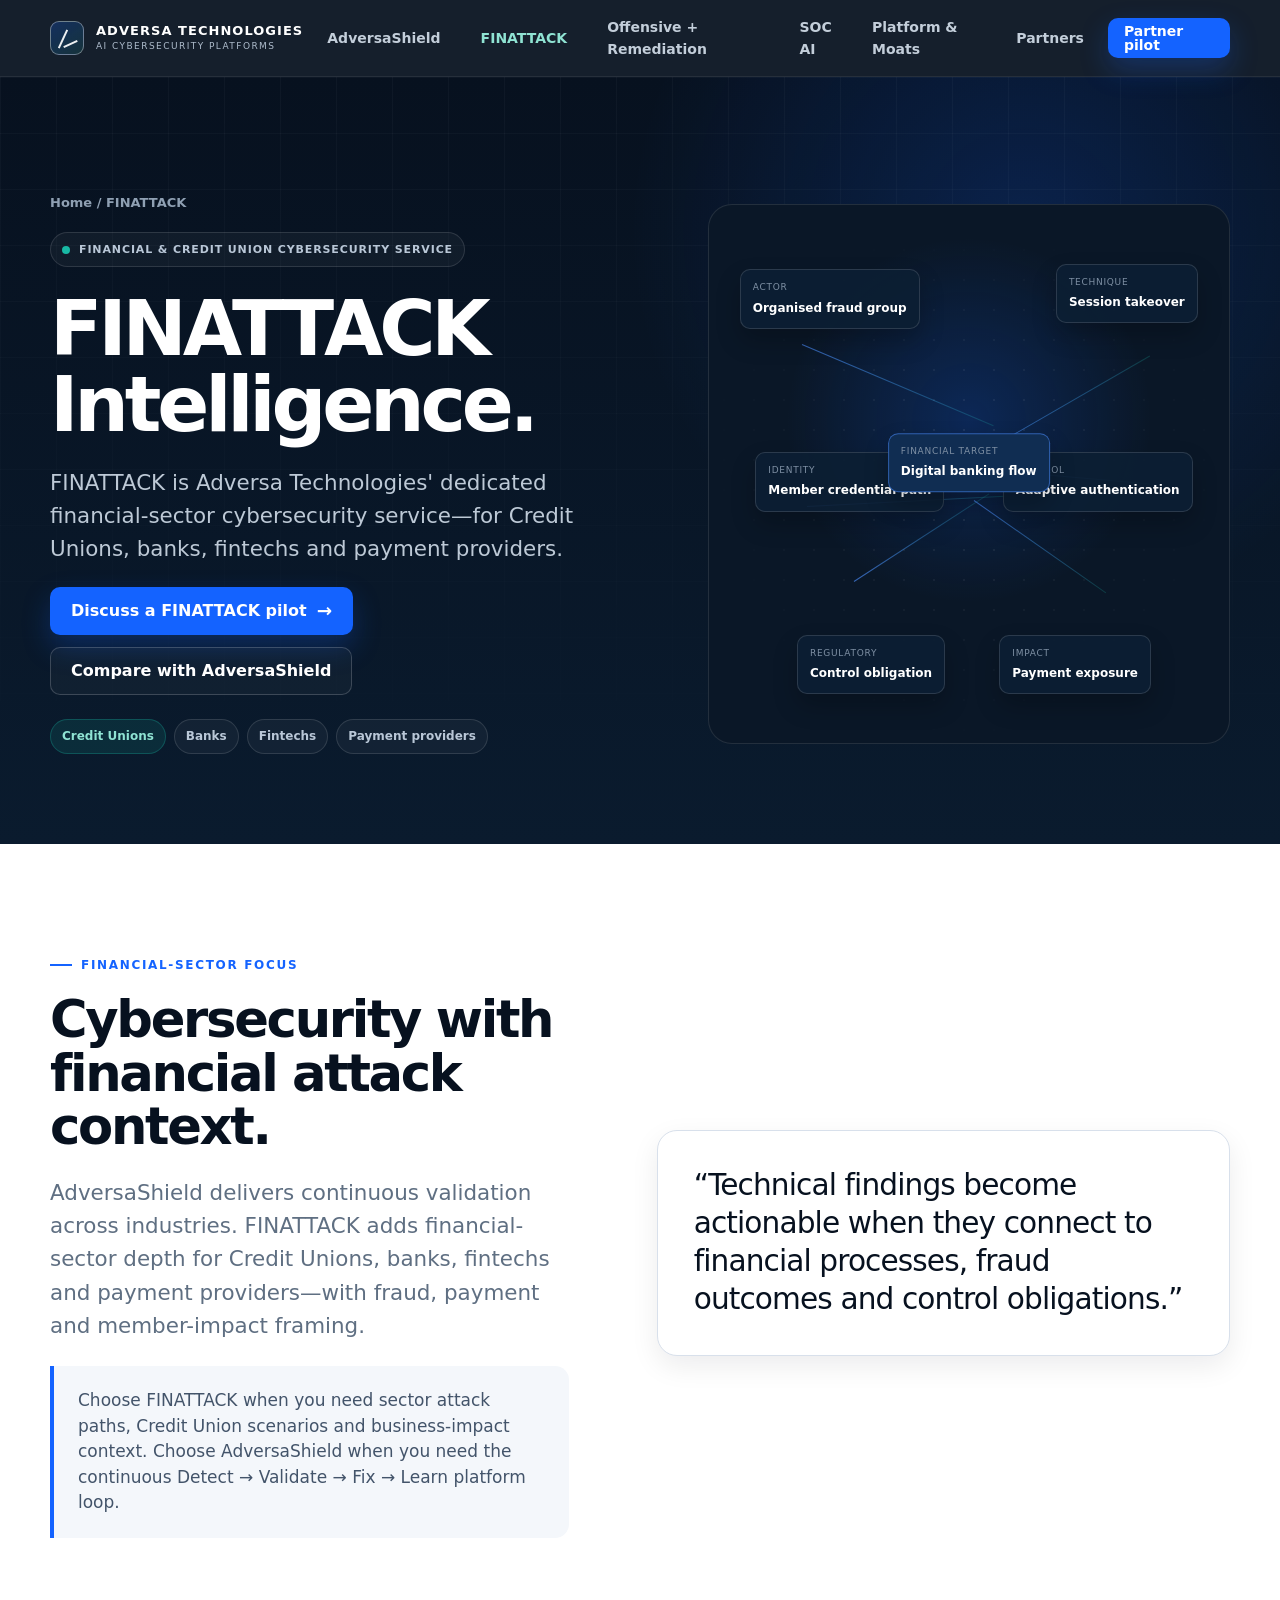
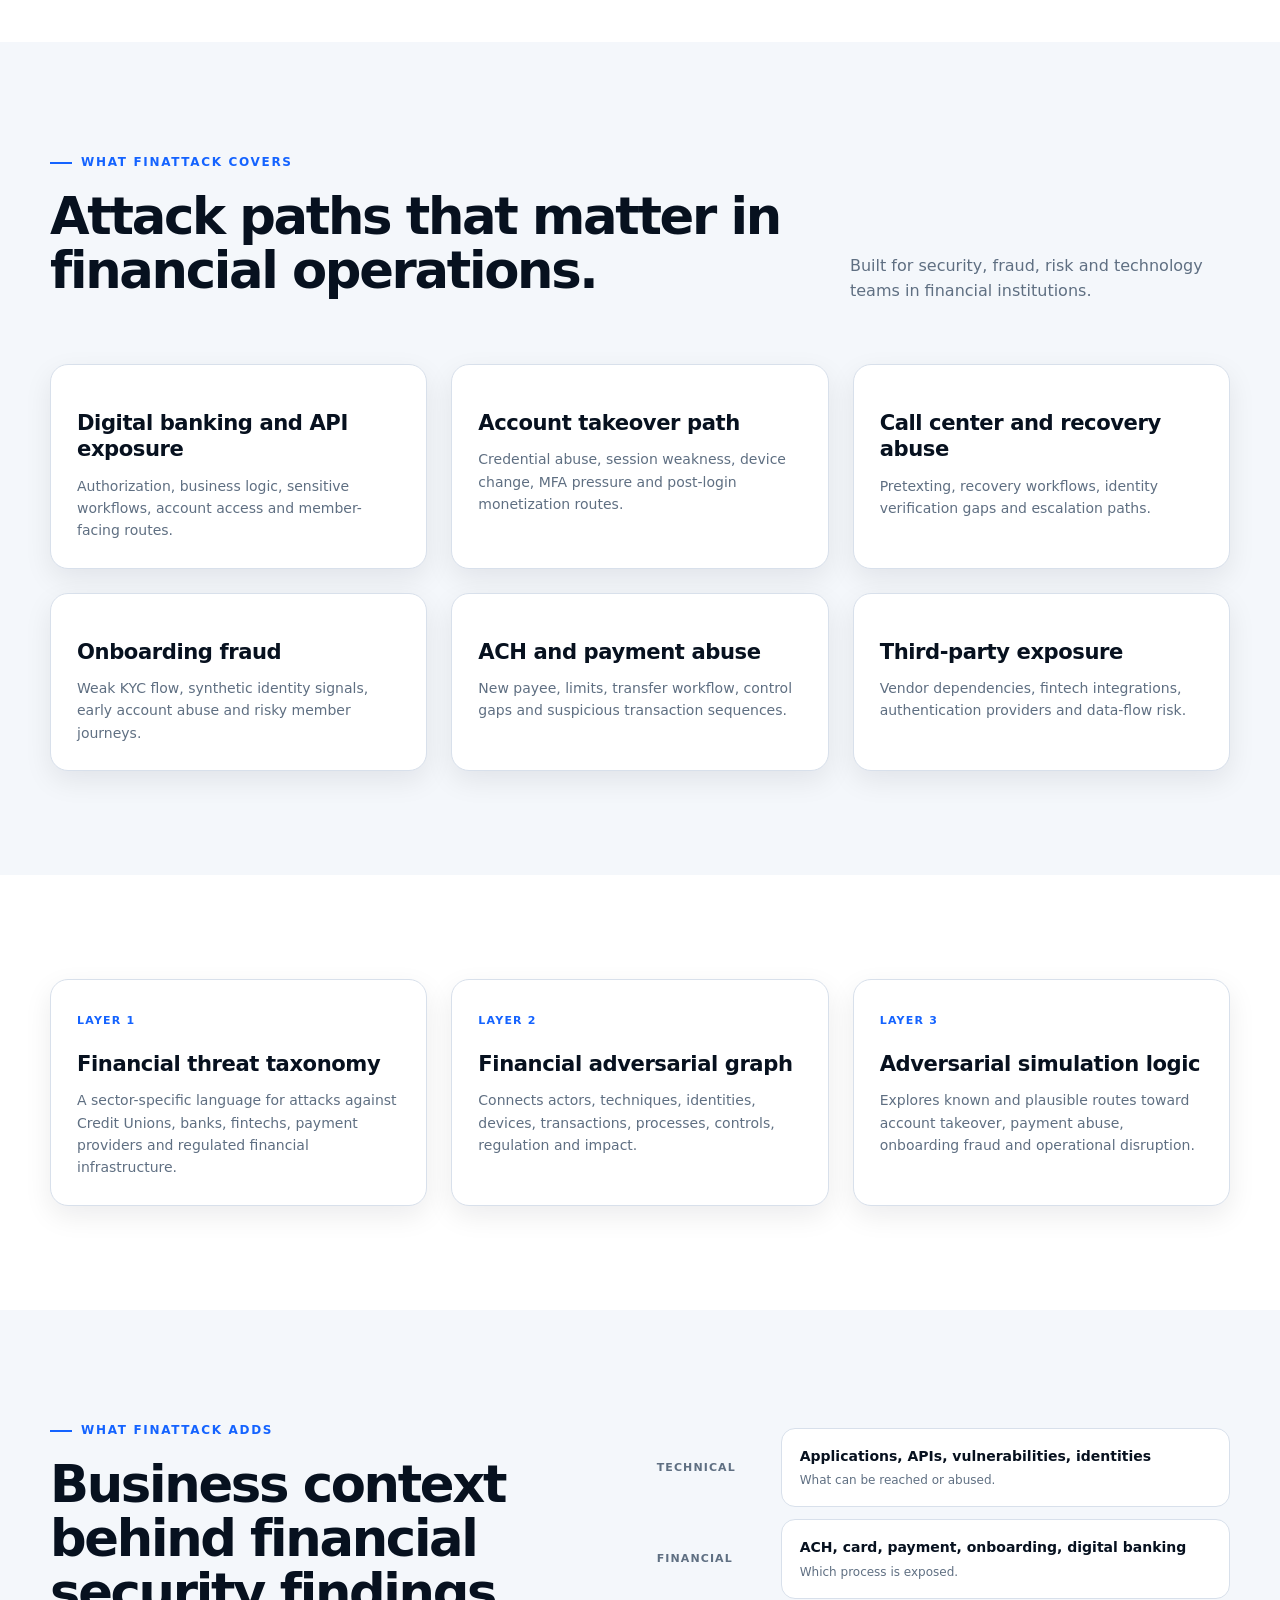
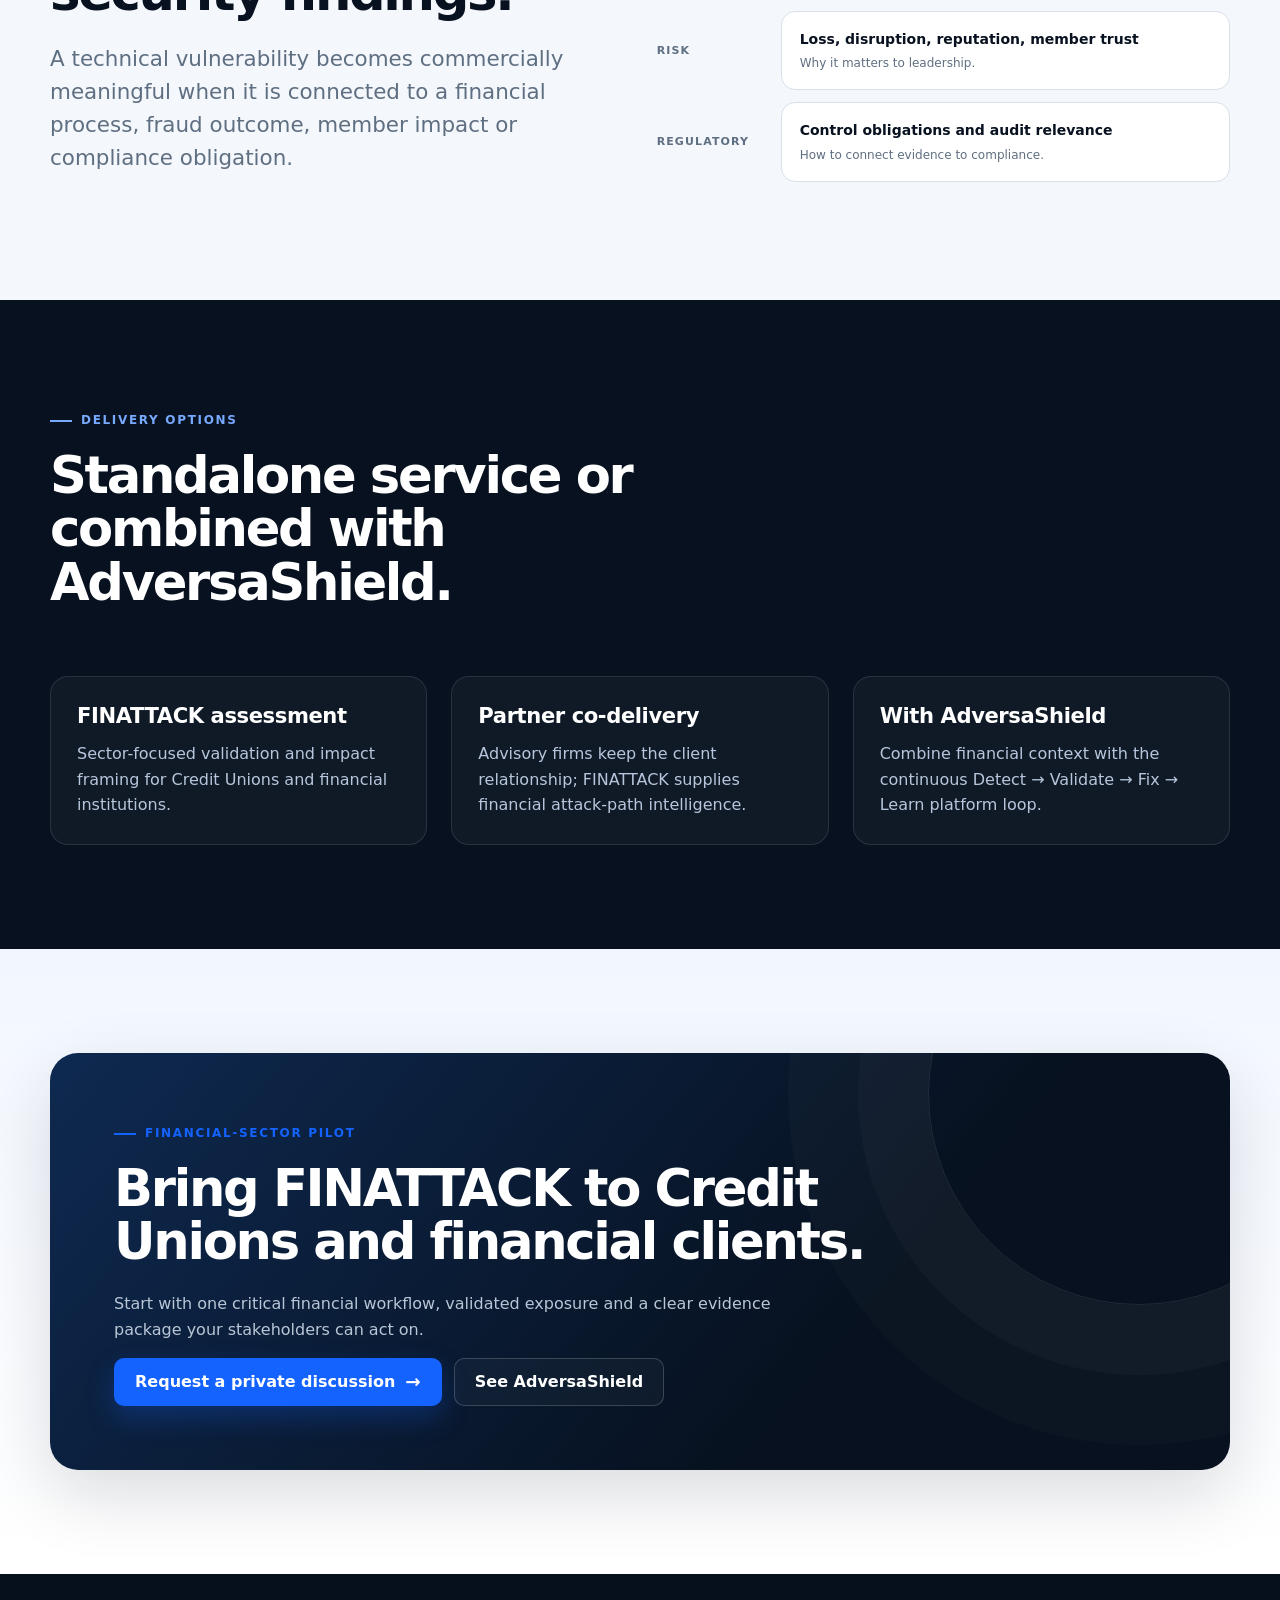
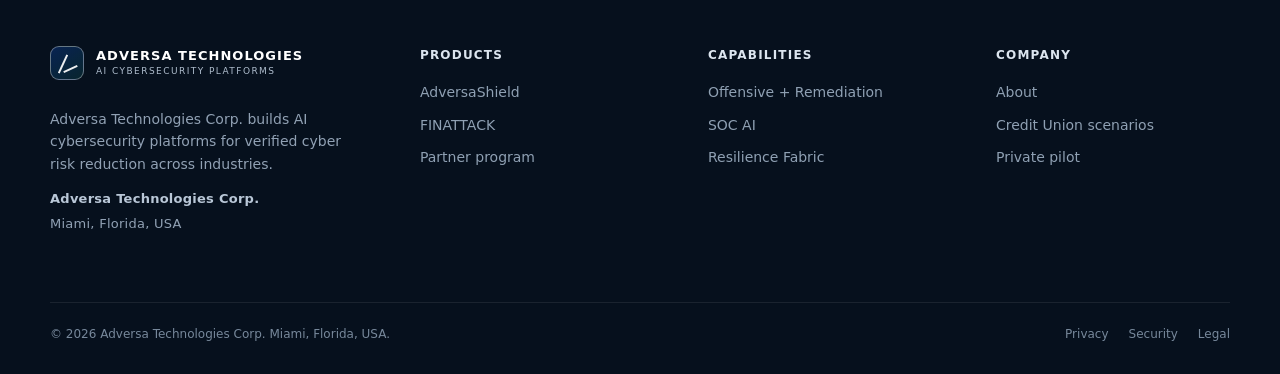
<file: finattack.html>
<!doctype html>
<html lang="en">
<head>
  <meta charset="utf-8">
  <meta name="viewport" content="width=device-width,initial-scale=1">
  <meta name="theme-color" content="#07111f">
  <meta name="description" content="FINATTACK is Adversa Technologies' financial and Credit Union cybersecurity service.">
  <title>FINATTACK | Financial & Credit Union Cybersecurity Service</title>
  <link rel="icon" href="assets/favicon.svg" type="image/svg+xml">
  <link rel="stylesheet" href="assets/styles.css?v=8">
</head>
<body>
<a class="skip-link" href="#main">Skip to content</a>
<header class="site-header">
  <div class="container nav-wrap">
    <a class="brand" href="index.html" aria-label="Adversa Technologies home">
      <span class="brand-mark" aria-hidden="true"></span>
      <span class="brand-text"><strong>ADVERSA TECHNOLOGIES</strong><span>AI cybersecurity platforms</span></span>
    </a>
    <nav class="nav-links" aria-label="Primary navigation">
      <a href="adversashield.html">AdversaShield</a>
      <a class="nav-product-highlight" href="finattack.html" aria-current="page">FINATTACK</a>
      <a href="offensive-remediation.html">Offensive + Remediation</a>
      <a href="soc-ai.html">SOC AI</a>
      <a href="platform.html">Platform & Moats</a>
      <a href="partners.html">Partners</a>
    </nav>
    <div class="nav-cta"><a class="btn btn-primary btn-sm" href="partners.html#contact">Partner pilot</a></div>
    <button class="menu-toggle" aria-label="Open navigation" aria-expanded="false"><span></span></button>
  </div>
</header>

<main id="main">
  <section class="page-hero">
    <div class="container page-hero-grid">
      <div class="reveal">
        <div class="breadcrumb">Home / FINATTACK</div>
        <div class="product-badge teal"><i></i> Financial & Credit Union cybersecurity service</div>
        <h1>FINATTACK Intelligence.</h1>
        <p class="lead">FINATTACK is Adversa Technologies' dedicated financial-sector cybersecurity service—for Credit Unions, banks, fintechs and payment providers.</p>
        <div class="button-row">
          <a class="btn btn-primary btn-arrow" href="partners.html#contact">Discuss a FINATTACK pilot</a>
          <a class="btn btn-ghost" href="adversashield.html">Compare with AdversaShield</a>
        </div>
        <div class="badge-row">
          <span class="badge teal">Credit Unions</span>
          <span class="badge">Banks</span>
          <span class="badge">Fintechs</span>
          <span class="badge">Payment providers</span>
        </div>
      </div>
      <div class="intelligence-panel reveal" aria-label="FINATTACK financial adversarial graph concept">
        <span class="graph-line l1"></span><span class="graph-line l2"></span><span class="graph-line l3"></span>
        <span class="graph-line l4"></span><span class="graph-line l5"></span><span class="graph-line l6"></span>
        <div class="graph-node n1"><small>Actor</small><strong>Organised fraud group</strong></div>
        <div class="graph-node n2"><small>Technique</small><strong>Session takeover</strong></div>
        <div class="graph-node n3"><small>Identity</small><strong>Member credential path</strong></div>
        <div class="graph-node n4"><small>Control</small><strong>Adaptive authentication</strong></div>
        <div class="graph-node n5"><small>Regulatory</small><strong>Control obligation</strong></div>
        <div class="graph-node n6"><small>Impact</small><strong>Payment exposure</strong></div>
        <div class="graph-node center"><small>Financial target</small><strong>Digital banking flow</strong></div>
      </div>
    </div>
  </section>

  <section class="section">
    <div class="container split">
      <div class="reveal">
        <div class="eyebrow">Financial-sector focus</div>
        <h2>Cybersecurity with financial attack context.</h2>
        <p class="lead">AdversaShield delivers continuous validation across industries. FINATTACK adds financial-sector depth for Credit Unions, banks, fintechs and payment providers—with fraud, payment and member-impact framing.</p>
        <div class="callout"><p>Choose FINATTACK when you need sector attack paths, Credit Union scenarios and business-impact context. Choose AdversaShield when you need the continuous Detect → Validate → Fix → Learn platform loop.</p></div>
      </div>
      <div class="quote-card reveal">
        <p>“Technical findings become actionable when they connect to financial processes, fraud outcomes and control obligations.”</p>
      </div>
    </div>
  </section>

  <section class="section section-mist" id="credit-unions">
    <div class="container">
      <div class="section-head reveal">
        <div>
          <div class="eyebrow">What FINATTACK covers</div>
          <h2>Attack paths that matter in financial operations.</h2>
        </div>
        <p>Built for security, fraud, risk and technology teams in financial institutions.</p>
      </div>
      <div class="grid-3">
        <article class="card feature-card light-card reveal"><h3>Digital banking and API exposure</h3><p>Authorization, business logic, sensitive workflows, account access and member-facing routes.</p></article>
        <article class="card feature-card light-card reveal"><h3>Account takeover path</h3><p>Credential abuse, session weakness, device change, MFA pressure and post-login monetization routes.</p></article>
        <article class="card feature-card light-card reveal"><h3>Call center and recovery abuse</h3><p>Pretexting, recovery workflows, identity verification gaps and escalation paths.</p></article>
        <article class="card feature-card light-card reveal"><h3>Onboarding fraud</h3><p>Weak KYC flow, synthetic identity signals, early account abuse and risky member journeys.</p></article>
        <article class="card feature-card light-card reveal"><h3>ACH and payment abuse</h3><p>New payee, limits, transfer workflow, control gaps and suspicious transaction sequences.</p></article>
        <article class="card feature-card light-card reveal"><h3>Third-party exposure</h3><p>Vendor dependencies, fintech integrations, authentication providers and data-flow risk.</p></article>
      </div>
    </div>
  </section>

  <section class="section">
    <div class="container grid-3">
      <article class="card feature-card light-card reveal">
        <span class="product-label">Layer 1</span>
        <h3>Financial threat taxonomy</h3>
        <p>A sector-specific language for attacks against Credit Unions, banks, fintechs, payment providers and regulated financial infrastructure.</p>
      </article>
      <article class="card feature-card light-card reveal">
        <span class="product-label">Layer 2</span>
        <h3>Financial adversarial graph</h3>
        <p>Connects actors, techniques, identities, devices, transactions, processes, controls, regulation and impact.</p>
      </article>
      <article class="card feature-card light-card reveal">
        <span class="product-label">Layer 3</span>
        <h3>Adversarial simulation logic</h3>
        <p>Explores known and plausible routes toward account takeover, payment abuse, onboarding fraud and operational disruption.</p>
      </article>
    </div>
  </section>

  <section class="section section-mist">
    <div class="container split">
      <div class="reveal">
        <div class="eyebrow">What FINATTACK adds</div>
        <h2>Business context behind financial security findings.</h2>
        <p class="lead">A technical vulnerability becomes commercially meaningful when it is connected to a financial process, fraud outcome, member impact or compliance obligation.</p>
      </div>
      <div class="fabric reveal">
        <div class="fabric-row"><div class="fabric-label">Technical</div><div class="fabric-box"><strong>Applications, APIs, vulnerabilities, identities</strong><small>What can be reached or abused.</small></div></div>
        <div class="fabric-row"><div class="fabric-label">Financial</div><div class="fabric-box"><strong>ACH, card, payment, onboarding, digital banking</strong><small>Which process is exposed.</small></div></div>
        <div class="fabric-row"><div class="fabric-label">Risk</div><div class="fabric-box"><strong>Loss, disruption, reputation, member trust</strong><small>Why it matters to leadership.</small></div></div>
        <div class="fabric-row"><div class="fabric-label">Regulatory</div><div class="fabric-box"><strong>Control obligations and audit relevance</strong><small>How to connect evidence to compliance.</small></div></div>
      </div>
    </div>
  </section>

  <section class="section section-dark">
    <div class="container">
      <div class="section-head reveal">
        <div>
          <div class="eyebrow">Delivery options</div>
          <h2>Standalone service or combined with AdversaShield.</h2>
        </div>
      </div>
      <div class="grid-3">
        <article class="card dark-card reveal"><h3>FINATTACK assessment</h3><p>Sector-focused validation and impact framing for Credit Unions and financial institutions.</p></article>
        <article class="card dark-card reveal"><h3>Partner co-delivery</h3><p>Advisory firms keep the client relationship; FINATTACK supplies financial attack-path intelligence.</p></article>
        <article class="card dark-card reveal"><h3>With AdversaShield</h3><p>Combine financial context with the continuous Detect → Validate → Fix → Learn platform loop.</p></article>
      </div>
    </div>
  </section>

  <section class="section section-blue-soft">
    <div class="container">
      <div class="cta-panel reveal">
        <div class="eyebrow">Financial-sector pilot</div>
        <h2>Bring FINATTACK to Credit Unions and financial clients.</h2>
        <p>Start with one critical financial workflow, validated exposure and a clear evidence package your stakeholders can act on.</p>
        <div class="button-row">
          <a class="btn btn-primary btn-arrow" href="partners.html#contact">Request a private discussion</a>
          <a class="btn btn-ghost" href="adversashield.html">See AdversaShield</a>
        </div>
      </div>
    </div>
  </section>
</main>

<footer class="site-footer">
  <div class="container footer-main">
    <div class="footer-brand">
      <a class="brand" href="index.html"><span class="brand-mark" aria-hidden="true"></span><span class="brand-text"><strong>ADVERSA TECHNOLOGIES</strong><span>AI cybersecurity platforms</span></span></a>
      <p>Adversa Technologies Corp. builds AI cybersecurity platforms for verified cyber risk reduction across industries.</p>
      <p class="footer-address">Adversa Technologies Corp.<span>Miami, Florida, USA</span></p>
    </div>
    <div class="footer-col">
      <h4>Products</h4>
      <a href="adversashield.html">AdversaShield</a>
      <a href="finattack.html">FINATTACK</a>
      <a href="partners.html">Partner program</a>
    </div>
    <div class="footer-col">
      <h4>Capabilities</h4>
      <a href="offensive-remediation.html">Offensive + Remediation</a>
      <a href="soc-ai.html">SOC AI</a>
      <a href="platform.html">Resilience Fabric</a>
    </div>
    <div class="footer-col">
      <h4>Company</h4>
      <a href="index.html#about">About</a>
      <a href="finattack.html#credit-unions">Credit Union scenarios</a>
      <a href="partners.html#contact">Private pilot</a>
    </div>
  </div>
  <div class="container footer-bottom">
    <span>&copy; <span data-year></span> Adversa Technologies Corp. Miami, Florida, USA.</span>
    <div class="footer-bottom-links"><a href="#">Privacy</a><a href="#">Security</a><a href="#">Legal</a></div>
  </div>
</footer>
<script src="assets/app.js?v=8"></script>
</body>
</html>
</file>
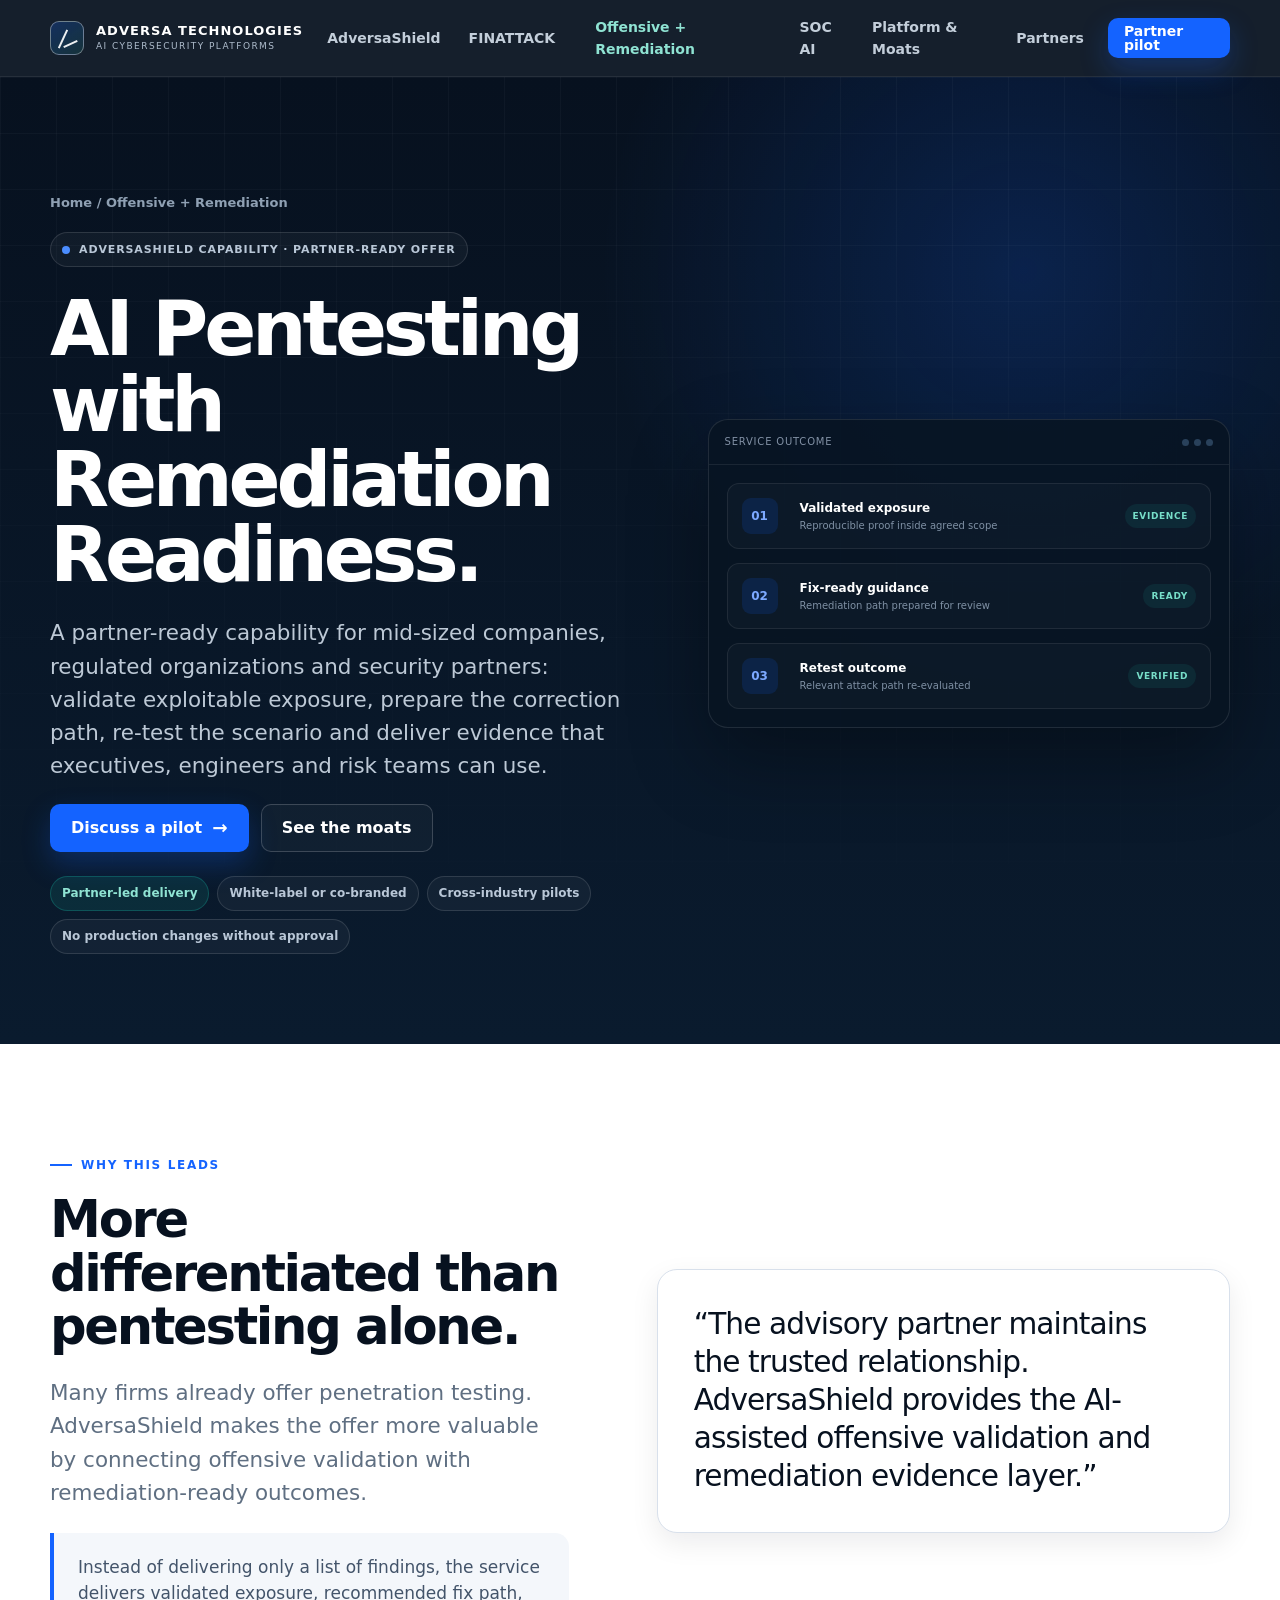
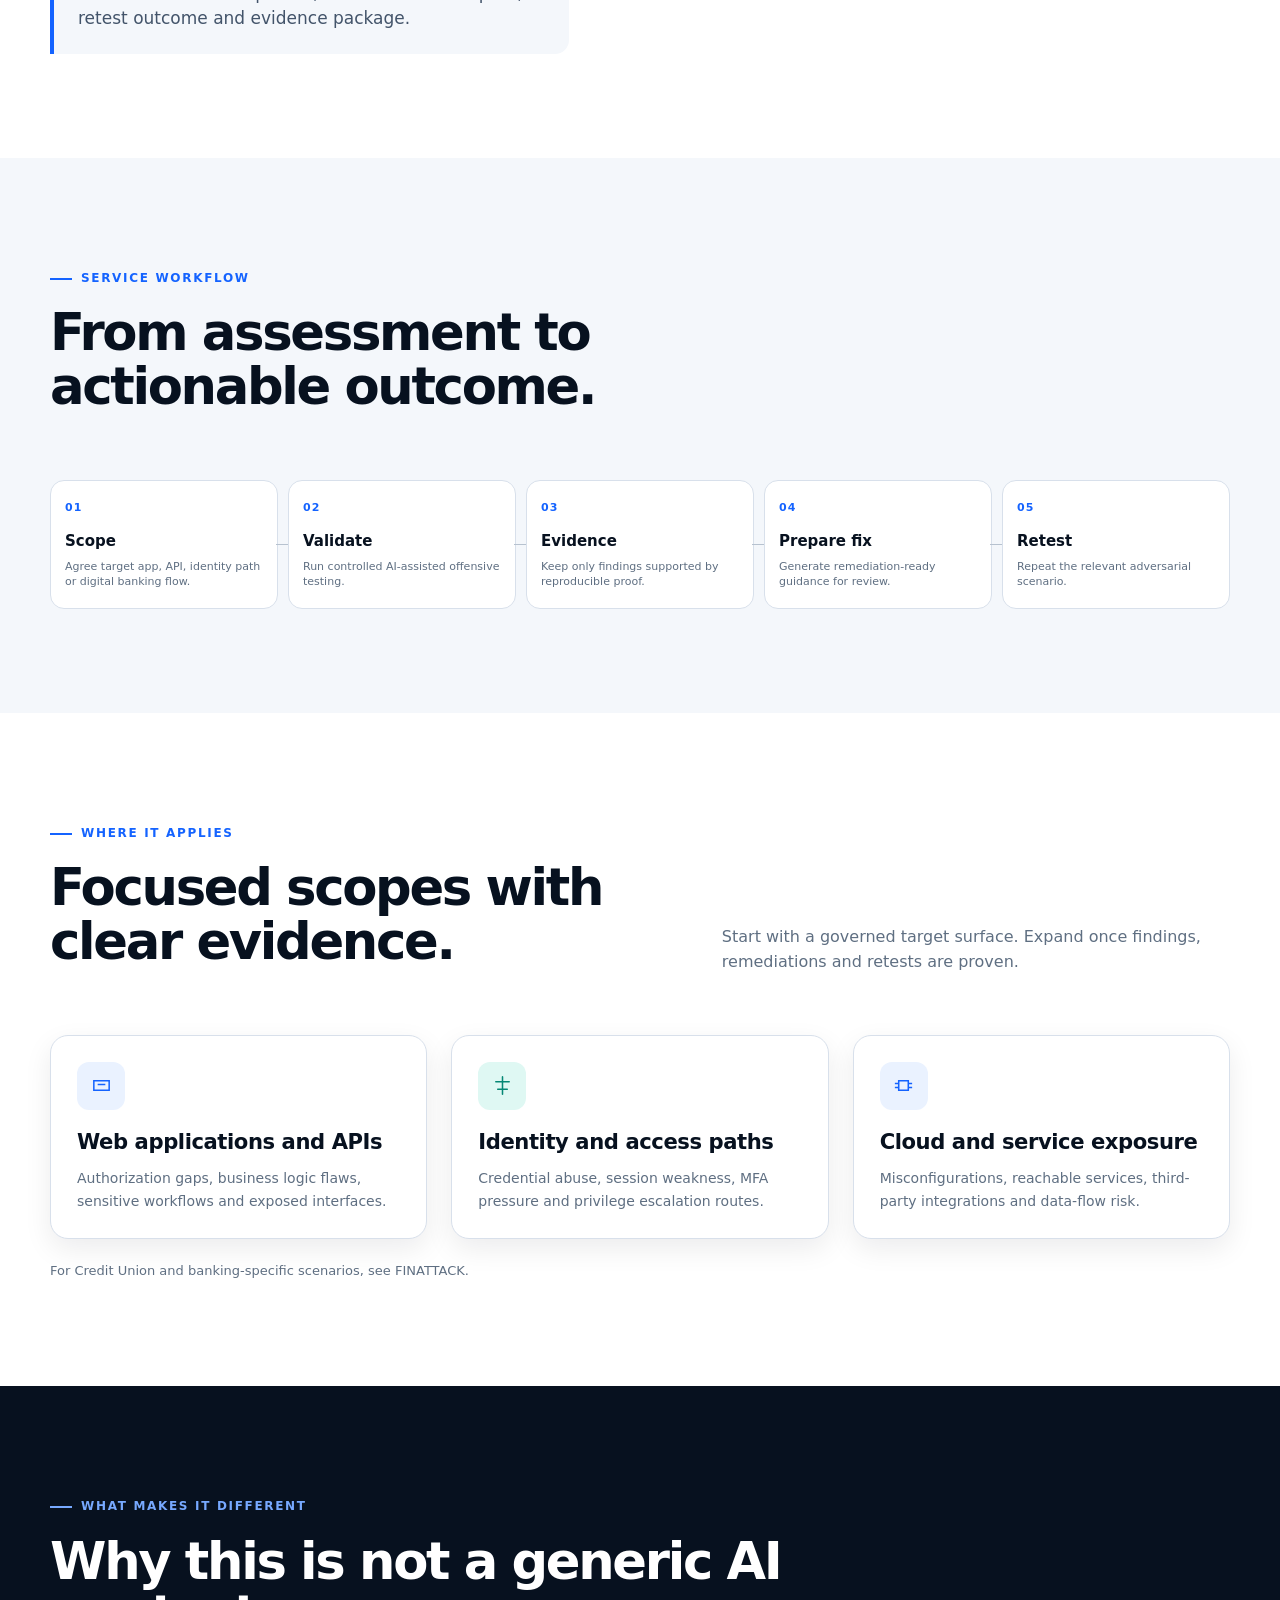
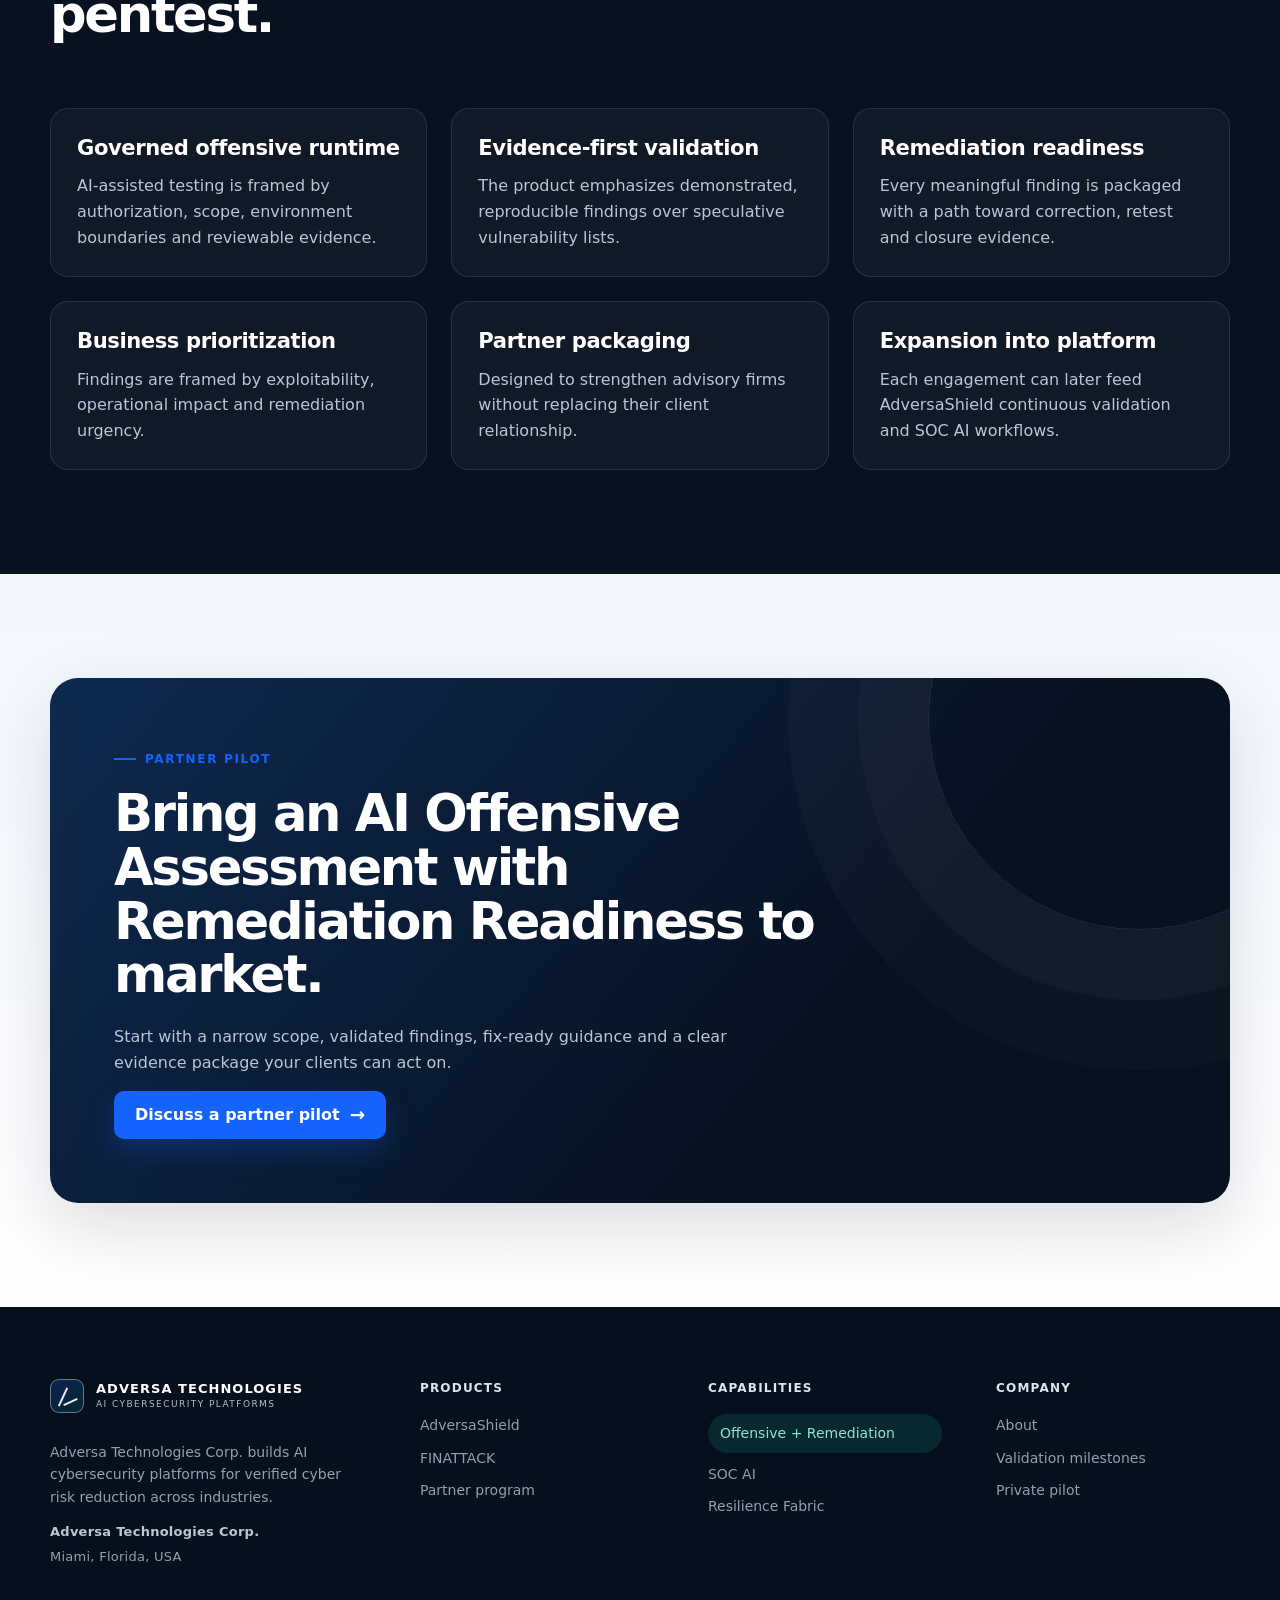
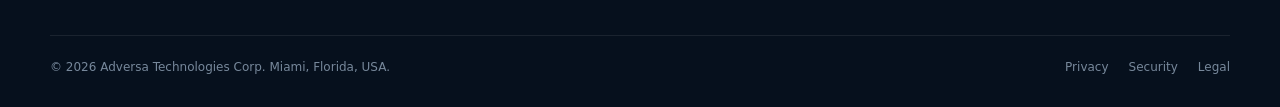
<file: offensive-remediation.html>
<!doctype html>
<html lang="en">
<head>
  <meta charset="utf-8">
  <meta name="viewport" content="width=device-width,initial-scale=1">
  <meta name="theme-color" content="#07111f">
  <meta name="description" content="AdversaShield Offensive + Remediate is a partner-ready capability: AI pentesting with remediation readiness for mid-sized and regulated organizations.">
  <title>AI Pentesting + Remediation Readiness | AdversaShield</title>
  <link rel="icon" href="assets/favicon.svg" type="image/svg+xml">
  <link rel="stylesheet" href="assets/styles.css?v=8">
</head>
<body>
<a class="skip-link" href="#main">Skip to content</a>
<header class="site-header">
  <div class="container nav-wrap">
    <a class="brand" href="index.html" aria-label="Adversa Technologies home">
      <span class="brand-mark" aria-hidden="true"></span>
      <span class="brand-text"><strong>ADVERSA TECHNOLOGIES</strong><span>AI cybersecurity platforms</span></span>
    </a>
    <nav class="nav-links" aria-label="Primary navigation">
      <a href="adversashield.html">AdversaShield</a>
      <a href="finattack.html">FINATTACK</a>
      <a class="nav-product-highlight" href="offensive-remediation.html" aria-current="page">Offensive + Remediation</a>
      <a href="soc-ai.html">SOC AI</a>
      <a href="platform.html">Platform & Moats</a>
      <a href="partners.html">Partners</a>
    </nav>
    <div class="nav-cta"><a class="btn btn-primary btn-sm" href="partners.html#contact">Partner pilot</a></div>
    <button class="menu-toggle" aria-label="Open navigation" aria-expanded="false"><span></span></button>
  </div>
</header>

<main id="main">
  <section class="page-hero">
    <div class="container page-hero-grid">
      <div class="reveal">
        <div class="breadcrumb">Home / Offensive + Remediation</div>
        <div class="product-badge"><i></i> AdversaShield capability · Partner-ready offer</div>
        <h1>AI Pentesting with Remediation Readiness.</h1>
        <p class="lead">A partner-ready capability for mid-sized companies, regulated organizations and security partners: validate exploitable exposure, prepare the correction path, re-test the scenario and deliver evidence that executives, engineers and risk teams can use.</p>
        <div class="button-row">
          <a class="btn btn-primary btn-arrow" href="partners.html#contact">Discuss a pilot</a>
          <a class="btn btn-ghost" href="platform.html#moats">See the moats</a>
        </div>
        <div class="badge-row">
          <span class="badge teal">Partner-led delivery</span>
          <span class="badge">White-label or co-branded</span>
          <span class="badge">Cross-industry pilots</span>
          <span class="badge">No production changes without approval</span>
        </div>
      </div>
      <div class="mock-card reveal">
        <div class="mock-toolbar"><span>Service outcome</span><div class="mock-dots"><i></i><i></i><i></i></div></div>
        <div class="mock-body">
          <div class="flow">
            <div class="flow-row"><span class="flow-index">01</span><div><strong>Validated exposure</strong><small>Reproducible proof inside agreed scope</small></div><span class="flow-status">Evidence</span></div>
            <div class="flow-row"><span class="flow-index">02</span><div><strong>Fix-ready guidance</strong><small>Remediation path prepared for review</small></div><span class="flow-status">Ready</span></div>
            <div class="flow-row"><span class="flow-index">03</span><div><strong>Retest outcome</strong><small>Relevant attack path re-evaluated</small></div><span class="flow-status">Verified</span></div>
          </div>
        </div>
      </div>
    </div>
  </section>

  <section class="section">
    <div class="container split">
      <div class="reveal">
        <div class="eyebrow">Why this leads</div>
        <h2>More differentiated than pentesting alone.</h2>
        <p class="lead">Many firms already offer penetration testing. AdversaShield makes the offer more valuable by connecting offensive validation with remediation-ready outcomes.</p>
        <div class="callout"><p>Instead of delivering only a list of findings, the service delivers validated exposure, recommended fix path, retest outcome and evidence package.</p></div>
      </div>
      <div class="quote-card reveal">
        <p>“The advisory partner maintains the trusted relationship. AdversaShield provides the AI-assisted offensive validation and remediation evidence layer.”</p>
      </div>
    </div>
  </section>

  <section class="section section-mist">
    <div class="container">
      <div class="section-head reveal">
        <div>
          <div class="eyebrow">Service workflow</div>
          <h2>From assessment to actionable outcome.</h2>
        </div>
      </div>
      <div class="lifecycle cols-5 reveal">
        <div class="lifecycle-step"><span>01</span><strong>Scope</strong><small>Agree target app, API, identity path or digital banking flow.</small></div>
        <div class="lifecycle-step"><span>02</span><strong>Validate</strong><small>Run controlled AI-assisted offensive testing.</small></div>
        <div class="lifecycle-step"><span>03</span><strong>Evidence</strong><small>Keep only findings supported by reproducible proof.</small></div>
        <div class="lifecycle-step"><span>04</span><strong>Prepare fix</strong><small>Generate remediation-ready guidance for review.</small></div>
        <div class="lifecycle-step"><span>05</span><strong>Retest</strong><small>Repeat the relevant adversarial scenario.</small></div>
      </div>
    </div>
  </section>

  <section class="section">
    <div class="container">
      <div class="section-head reveal">
        <div>
          <div class="eyebrow">Where it applies</div>
          <h2>Focused scopes with clear evidence.</h2>
        </div>
        <p>Start with a governed target surface. Expand once findings, remediations and retests are proven.</p>
      </div>
      <div class="grid-3">
        <article class="card feature-card light-card reveal"><div class="icon-box"><svg viewBox="0 0 24 24" fill="none" aria-hidden="true"><path d="M4 7h16v10H4zM8 11h8" stroke="currentColor" stroke-width="1.6"/></svg></div><h3>Web applications and APIs</h3><p>Authorization gaps, business logic flaws, sensitive workflows and exposed interfaces.</p></article>
        <article class="card feature-card light-card reveal"><div class="icon-box teal"><svg viewBox="0 0 24 24" fill="none" aria-hidden="true"><path d="M12 3v18M5 8h14M7 16h10" stroke="currentColor" stroke-width="1.6" stroke-linecap="round"/></svg></div><h3>Identity and access paths</h3><p>Credential abuse, session weakness, MFA pressure and privilege escalation routes.</p></article>
        <article class="card feature-card light-card reveal"><div class="icon-box"><svg viewBox="0 0 24 24" fill="none" aria-hidden="true"><path d="M7 7h10v10H7zM3 10h4M17 10h4M3 14h4M17 14h4" stroke="currentColor" stroke-width="1.6"/></svg></div><h3>Cloud and service exposure</h3><p>Misconfigurations, reachable services, third-party integrations and data-flow risk.</p></article>
      </div>
      <p class="stack-note reveal" style="margin-top:22px">For Credit Union and banking-specific scenarios, see <a href="finattack.html">FINATTACK</a>.</p>
    </div>
  </section>

  <section class="section section-dark">
    <div class="container">
      <div class="section-head reveal">
        <div>
          <div class="eyebrow">What makes it different</div>
          <h2>Why this is not a generic AI pentest.</h2>
        </div>
      </div>
      <div class="grid-3">
        <article class="card dark-card reveal"><h3>Governed offensive runtime</h3><p>AI-assisted testing is framed by authorization, scope, environment boundaries and reviewable evidence.</p></article>
        <article class="card dark-card reveal"><h3>Evidence-first validation</h3><p>The product emphasizes demonstrated, reproducible findings over speculative vulnerability lists.</p></article>
        <article class="card dark-card reveal"><h3>Remediation readiness</h3><p>Every meaningful finding is packaged with a path toward correction, retest and closure evidence.</p></article>
        <article class="card dark-card reveal"><h3>Business prioritization</h3><p>Findings are framed by exploitability, operational impact and remediation urgency.</p></article>
        <article class="card dark-card reveal"><h3>Partner packaging</h3><p>Designed to strengthen advisory firms without replacing their client relationship.</p></article>
        <article class="card dark-card reveal"><h3>Expansion into platform</h3><p>Each engagement can later feed AdversaShield continuous validation and SOC AI workflows.</p></article>
      </div>
    </div>
  </section>

  <section class="section section-blue-soft">
    <div class="container">
      <div class="cta-panel reveal">
        <div class="eyebrow">Partner pilot</div>
        <h2>Bring an AI Offensive Assessment with Remediation Readiness to market.</h2>
        <p>Start with a narrow scope, validated findings, fix-ready guidance and a clear evidence package your clients can act on.</p>
        <div class="button-row"><a class="btn btn-primary btn-arrow" href="partners.html#contact">Discuss a partner pilot</a></div>
      </div>
    </div>
  </section>
</main>

<footer class="site-footer">
  <div class="container footer-main">
    <div class="footer-brand">
      <a class="brand" href="index.html"><span class="brand-mark" aria-hidden="true"></span><span class="brand-text"><strong>ADVERSA TECHNOLOGIES</strong><span>AI cybersecurity platforms</span></span></a>
      <p>Adversa Technologies Corp. builds AI cybersecurity platforms for verified cyber risk reduction across industries.</p>
      <p class="footer-address">Adversa Technologies Corp.<span>Miami, Florida, USA</span></p>
    </div>
    <div class="footer-col">
      <h4>Products</h4>
      <a href="adversashield.html">AdversaShield</a>
      <a href="finattack.html">FINATTACK</a>
      <a href="partners.html">Partner program</a>
    </div>
    <div class="footer-col">
      <h4>Capabilities</h4>
      <a class="nav-product-highlight" href="offensive-remediation.html" aria-current="page">Offensive + Remediation</a>
      <a href="soc-ai.html">SOC AI</a>
      <a href="platform.html">Resilience Fabric</a>
    </div>
    <div class="footer-col">
      <h4>Company</h4>
      <a href="index.html#about">About</a>
      <a href="adversashield.html#validation">Validation milestones</a>
      <a href="partners.html#contact">Private pilot</a>
    </div>
  </div>
  <div class="container footer-bottom">
    <span>&copy; <span data-year></span> Adversa Technologies Corp. Miami, Florida, USA.</span>
    <div class="footer-bottom-links"><a href="#">Privacy</a><a href="#">Security</a><a href="#">Legal</a></div>
  </div>
</footer>
<script src="assets/app.js?v=8"></script>
</body>
</html>
</file>
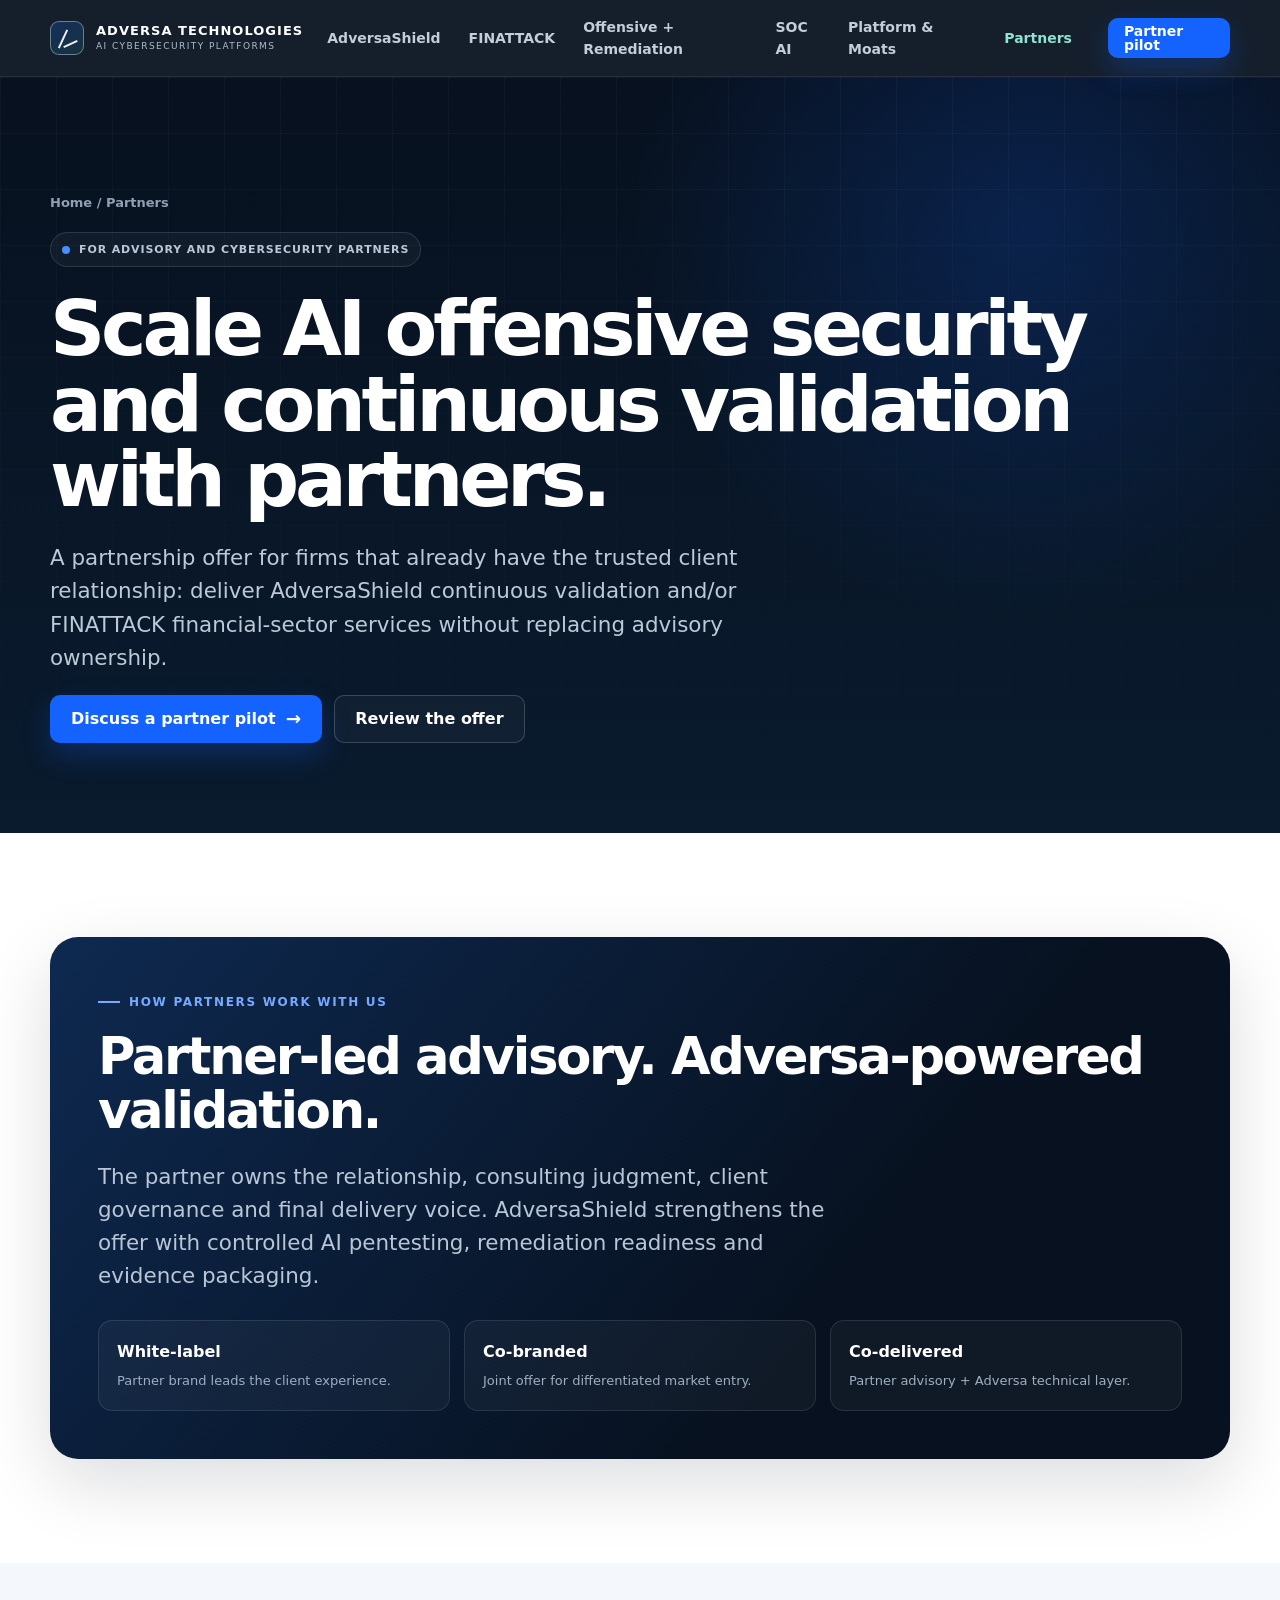
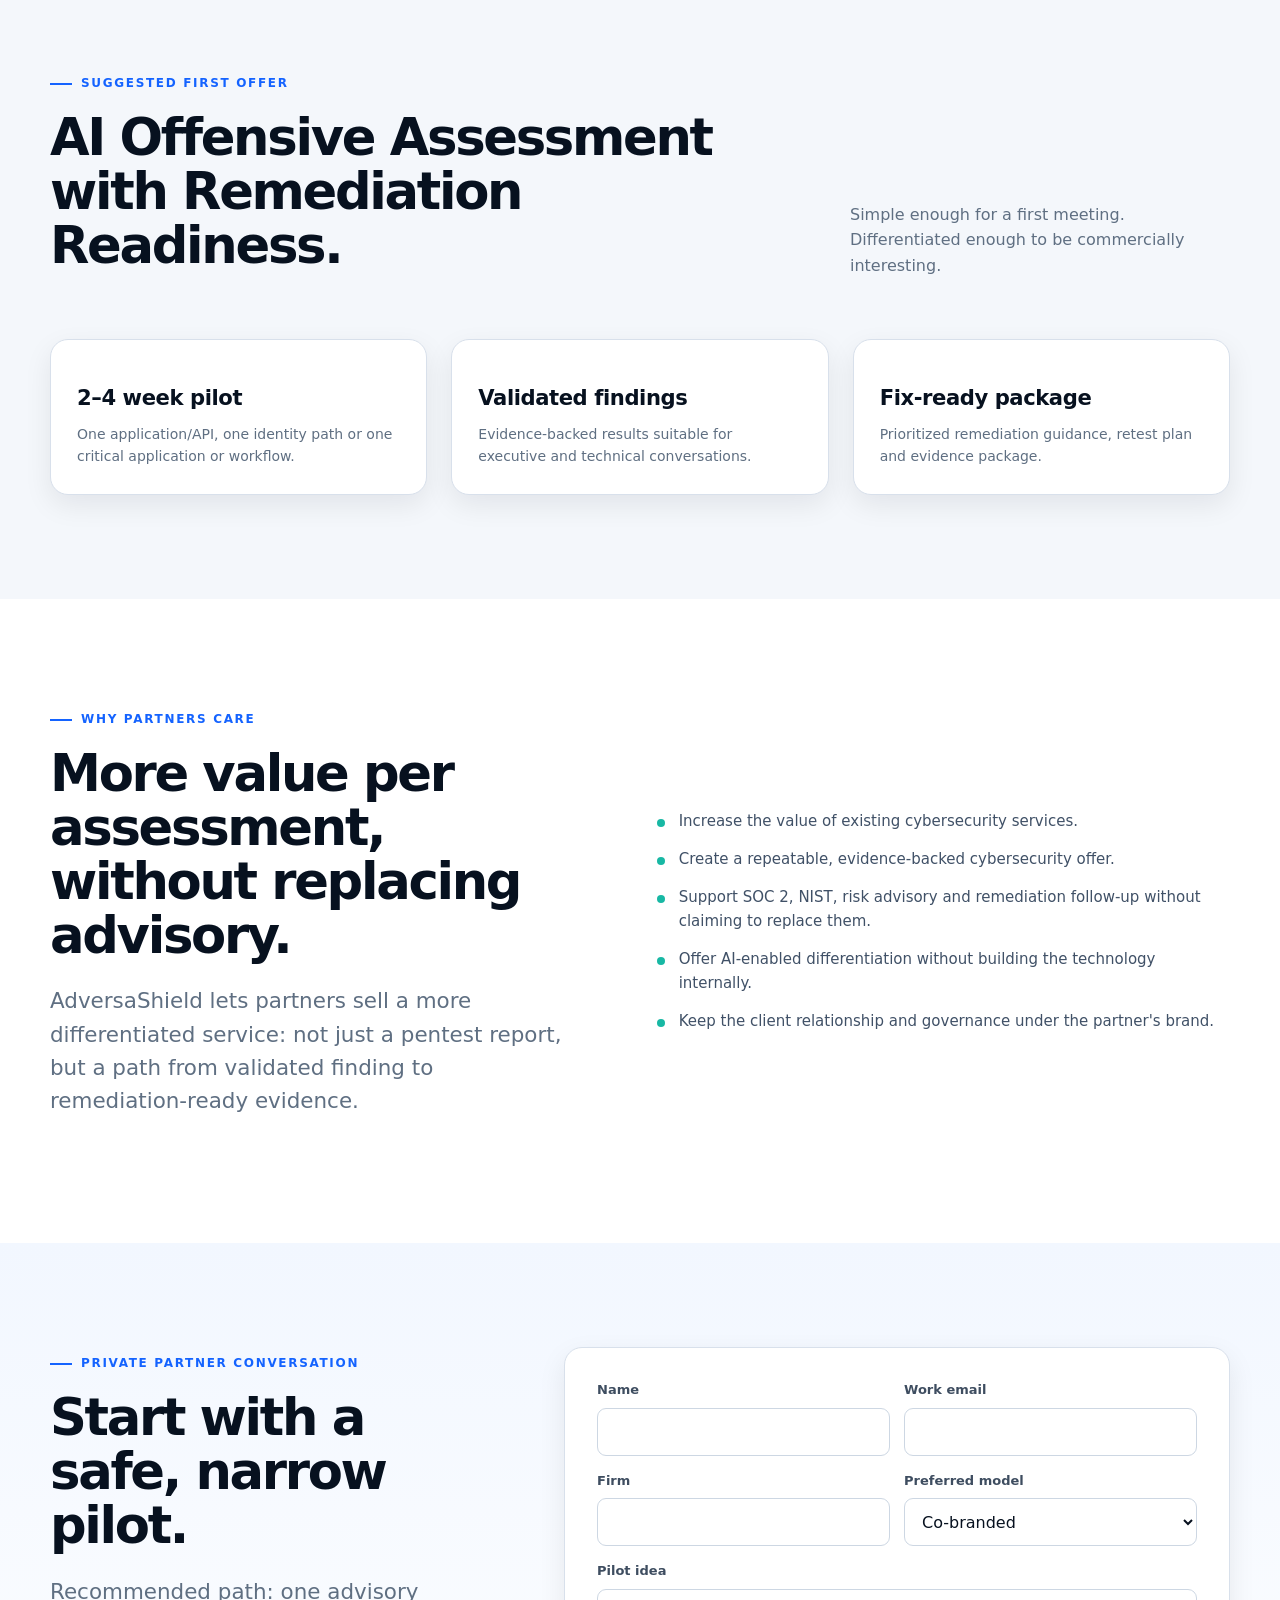
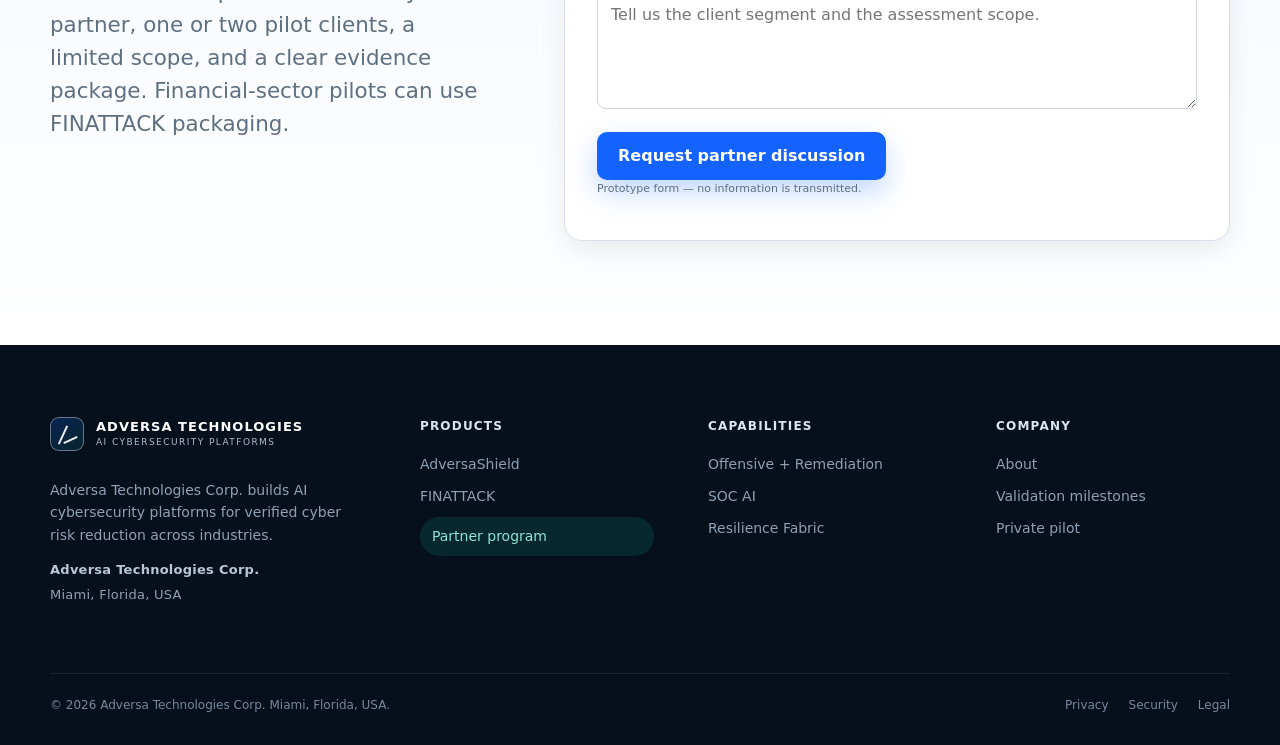
<file: partners.html>
<!doctype html>
<html lang="en">
<head>
  <meta charset="utf-8">
  <meta name="viewport" content="width=device-width,initial-scale=1">
  <meta name="theme-color" content="#07111f">
  <meta name="description" content="Partner with Adversa Technologies to add AI offensive security, remediation readiness and sector services such as FINATTACK.">
  <title>Partner Program | Adversa Technologies</title>
  <link rel="icon" href="assets/favicon.svg" type="image/svg+xml">
  <link rel="stylesheet" href="assets/styles.css?v=8">
</head>
<body>
<a class="skip-link" href="#main">Skip to content</a>
<header class="site-header">
  <div class="container nav-wrap">
    <a class="brand" href="index.html" aria-label="Adversa Technologies home">
      <span class="brand-mark" aria-hidden="true"></span>
      <span class="brand-text"><strong>ADVERSA TECHNOLOGIES</strong><span>AI cybersecurity platforms</span></span>
    </a>
    <nav class="nav-links" aria-label="Primary navigation">
      <a href="adversashield.html">AdversaShield</a>
      <a href="finattack.html">FINATTACK</a>
      <a href="offensive-remediation.html">Offensive + Remediation</a>
      <a href="soc-ai.html">SOC AI</a>
      <a href="platform.html">Platform & Moats</a>
      <a class="nav-product-highlight" href="partners.html" aria-current="page">Partners</a>
    </nav>
    <div class="nav-cta"><a class="btn btn-primary btn-sm" href="#contact">Partner pilot</a></div>
    <button class="menu-toggle" aria-label="Open navigation" aria-expanded="false"><span></span></button>
  </div>
</header>

<main id="main">
  <section class="page-hero">
    <div class="container">
      <div class="reveal">
        <div class="breadcrumb">Home / Partners</div>
        <div class="product-badge"><i></i> For advisory and cybersecurity partners</div>
        <h1>Scale AI offensive security and continuous validation with partners.</h1>
        <p class="lead">A partnership offer for firms that already have the trusted client relationship: deliver AdversaShield continuous validation and/or FINATTACK financial-sector services without replacing advisory ownership.</p>
        <div class="button-row">
          <a class="btn btn-primary btn-arrow" href="#contact">Discuss a partner pilot</a>
          <a class="btn btn-ghost" href="offensive-remediation.html">Review the offer</a>
        </div>
      </div>
    </div>
  </section>

  <section class="section">
    <div class="container reveal">
      <div class="partner-band">
        <div class="eyebrow">How partners work with us</div>
        <h2>Partner-led advisory. Adversa-powered validation.</h2>
        <p class="lead">The partner owns the relationship, consulting judgment, client governance and final delivery voice. AdversaShield strengthens the offer with controlled AI pentesting, remediation readiness and evidence packaging.</p>
        <div class="partner-list">
          <div><strong>White-label</strong><small>Partner brand leads the client experience.</small></div>
          <div><strong>Co-branded</strong><small>Joint offer for differentiated market entry.</small></div>
          <div><strong>Co-delivered</strong><small>Partner advisory + Adversa technical layer.</small></div>
        </div>
      </div>
    </div>
  </section>

  <section class="section section-mist">
    <div class="container">
      <div class="section-head reveal">
        <div>
          <div class="eyebrow">Suggested first offer</div>
          <h2>AI Offensive Assessment with Remediation Readiness.</h2>
        </div>
        <p>Simple enough for a first meeting. Differentiated enough to be commercially interesting.</p>
      </div>
      <div class="grid-3">
        <article class="card feature-card light-card reveal"><h3>2–4 week pilot</h3><p>One application/API, one identity path or one critical application or workflow.</p></article>
        <article class="card feature-card light-card reveal"><h3>Validated findings</h3><p>Evidence-backed results suitable for executive and technical conversations.</p></article>
        <article class="card feature-card light-card reveal"><h3>Fix-ready package</h3><p>Prioritized remediation guidance, retest plan and evidence package.</p></article>
      </div>
    </div>
  </section>

  <section class="section">
    <div class="container split">
      <div class="reveal">
        <div class="eyebrow">Why partners care</div>
        <h2>More value per assessment, without replacing advisory.</h2>
        <p class="lead">AdversaShield lets partners sell a more differentiated service: not just a pentest report, but a path from validated finding to remediation-ready evidence.</p>
      </div>
      <div class="reveal">
        <ul class="plain-list">
          <li>Increase the value of existing cybersecurity services.</li>
          <li>Create a repeatable, evidence-backed cybersecurity offer.</li>
          <li>Support SOC 2, NIST, risk advisory and remediation follow-up without claiming to replace them.</li>
          <li>Offer AI-enabled differentiation without building the technology internally.</li>
          <li>Keep the client relationship and governance under the partner's brand.</li>
        </ul>
      </div>
    </div>
  </section>

  <section class="section section-blue-soft" id="contact">
    <div class="container contact-grid">
      <div class="reveal">
        <div class="eyebrow">Private partner conversation</div>
        <h2>Start with a safe, narrow pilot.</h2>
        <p class="lead">Recommended path: one advisory partner, one or two pilot clients, a limited scope, and a clear evidence package. Financial-sector pilots can use FINATTACK packaging.</p>
      </div>
      <form class="contact-form reveal" data-demo-form>
        <div class="form-row">
          <div class="form-field"><label for="name">Name</label><input id="name" name="name" required></div>
          <div class="form-field"><label for="email">Work email</label><input id="email" name="email" type="email" required></div>
        </div>
        <div class="form-row">
          <div class="form-field"><label for="company">Firm</label><input id="company" name="company" required></div>
          <div class="form-field">
            <label for="model">Preferred model</label>
            <select id="model" name="model">
              <option>Co-branded</option>
              <option>White-label</option>
              <option>Co-delivery</option>
              <option>Referral</option>
            </select>
          </div>
        </div>
        <div class="form-field"><label for="message">Pilot idea</label><textarea id="message" name="message" placeholder="Tell us the client segment and the assessment scope."></textarea></div>
        <button class="btn btn-primary" type="submit">Request partner discussion</button>
        <p class="form-note">Prototype form — no information is transmitted.</p>
        <div class="form-success" role="status">Thank you. The prototype captured the interaction locally.</div>
      </form>
    </div>
  </section>
</main>

<footer class="site-footer">
  <div class="container footer-main">
    <div class="footer-brand">
      <a class="brand" href="index.html"><span class="brand-mark" aria-hidden="true"></span><span class="brand-text"><strong>ADVERSA TECHNOLOGIES</strong><span>AI cybersecurity platforms</span></span></a>
      <p>Adversa Technologies Corp. builds AI cybersecurity platforms for verified cyber risk reduction across industries.</p>
      <p class="footer-address">Adversa Technologies Corp.<span>Miami, Florida, USA</span></p>
    </div>
    <div class="footer-col">
      <h4>Products</h4>
      <a href="adversashield.html">AdversaShield</a>
      <a href="finattack.html">FINATTACK</a>
      <a class="nav-product-highlight" href="partners.html" aria-current="page">Partner program</a>
    </div>
    <div class="footer-col">
      <h4>Capabilities</h4>
      <a href="offensive-remediation.html">Offensive + Remediation</a>
      <a href="soc-ai.html">SOC AI</a>
      <a href="platform.html">Resilience Fabric</a>
    </div>
    <div class="footer-col">
      <h4>Company</h4>
      <a href="index.html#about">About</a>
      <a href="adversashield.html#validation">Validation milestones</a>
      <a href="partners.html#contact">Private pilot</a>
    </div>
  </div>
  <div class="container footer-bottom">
    <span>&copy; <span data-year></span> Adversa Technologies Corp. Miami, Florida, USA.</span>
    <div class="footer-bottom-links"><a href="#">Privacy</a><a href="#">Security</a><a href="#">Legal</a></div>
  </div>
</footer>
<script src="assets/app.js?v=8"></script>
</body>
</html>
</file>
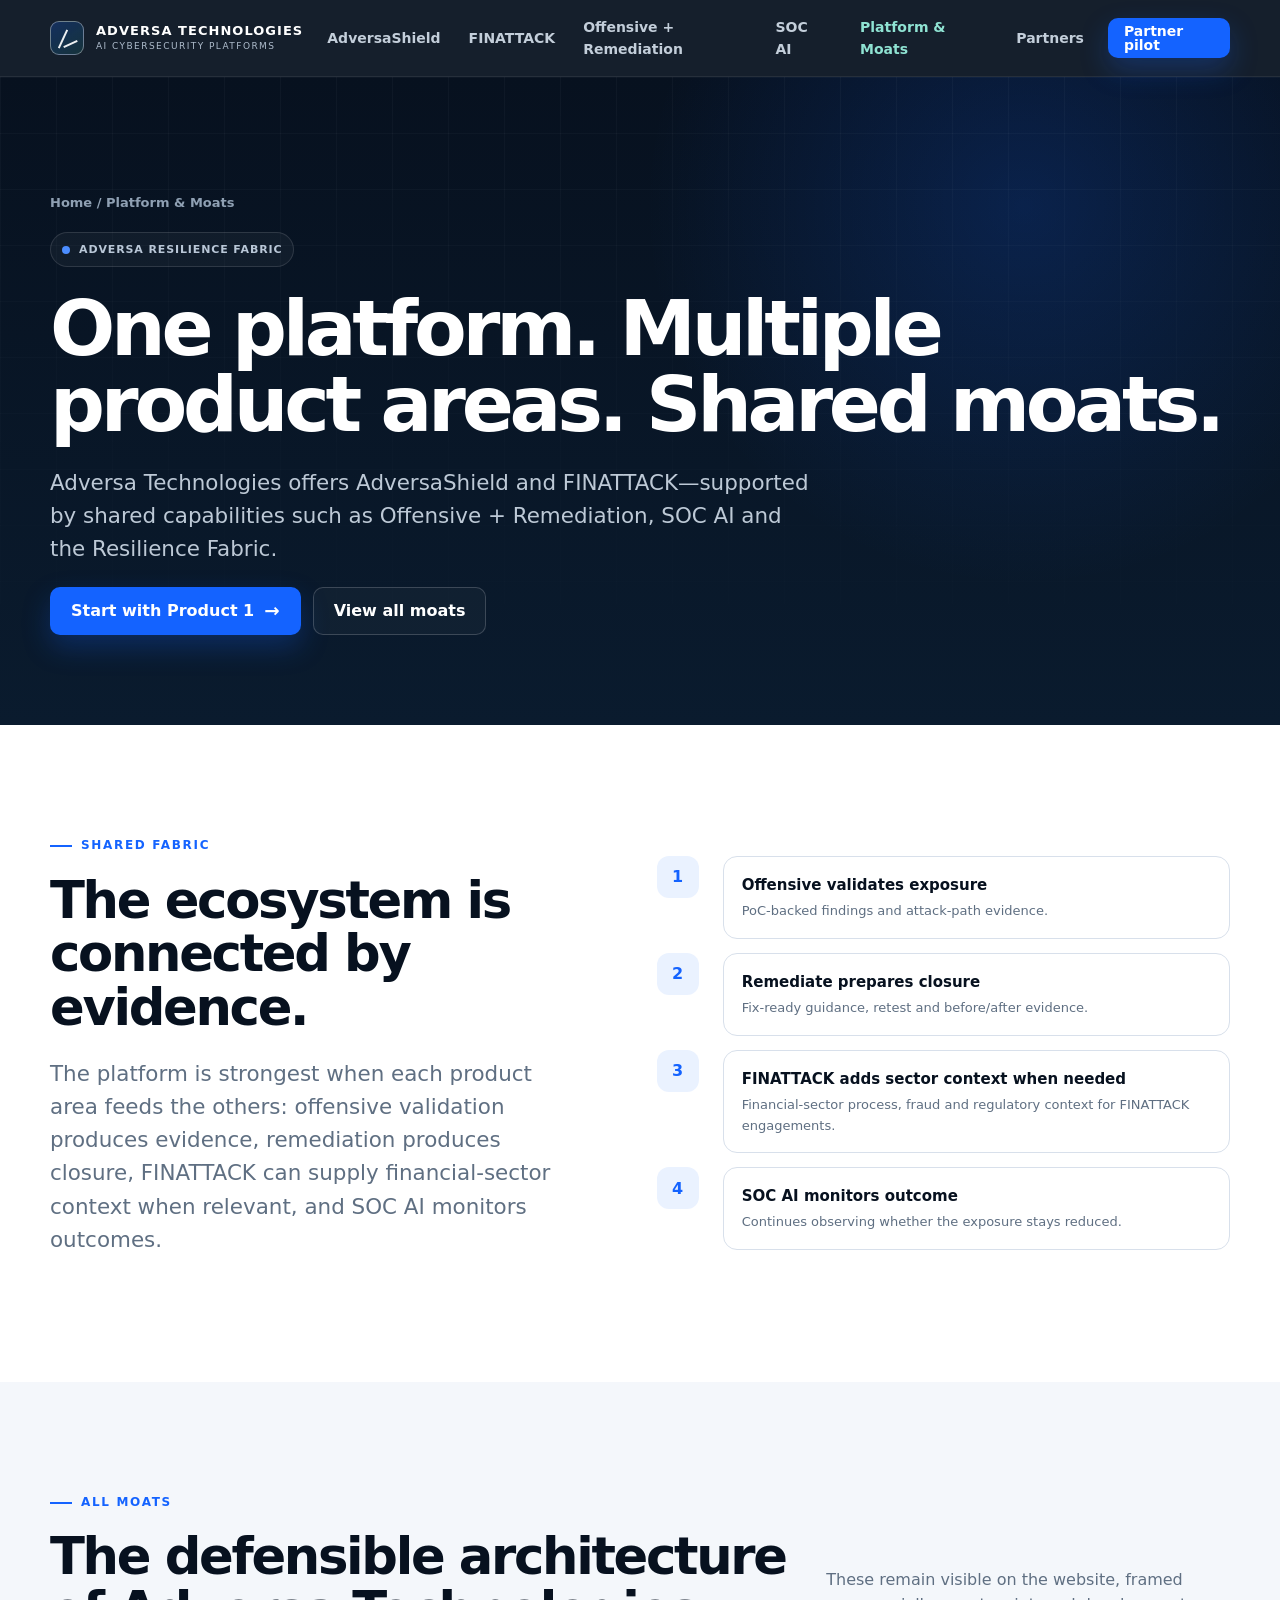
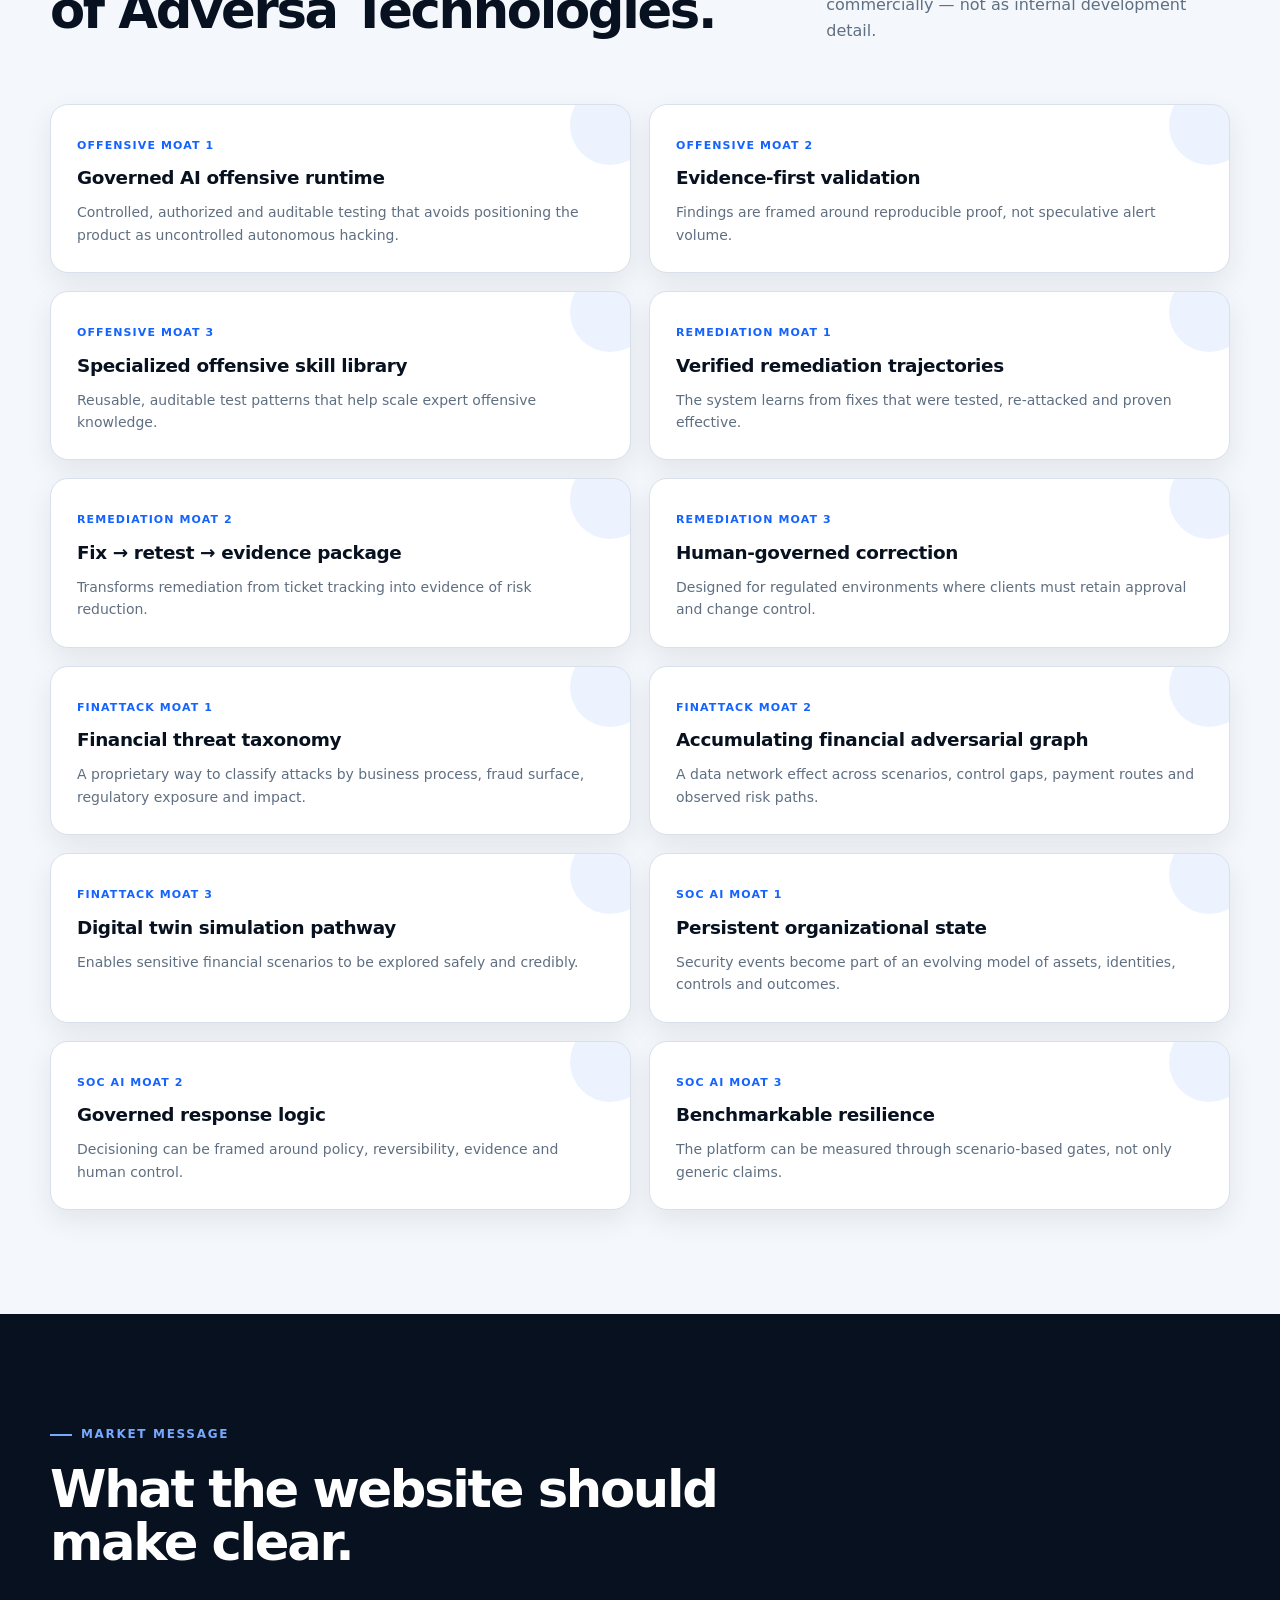
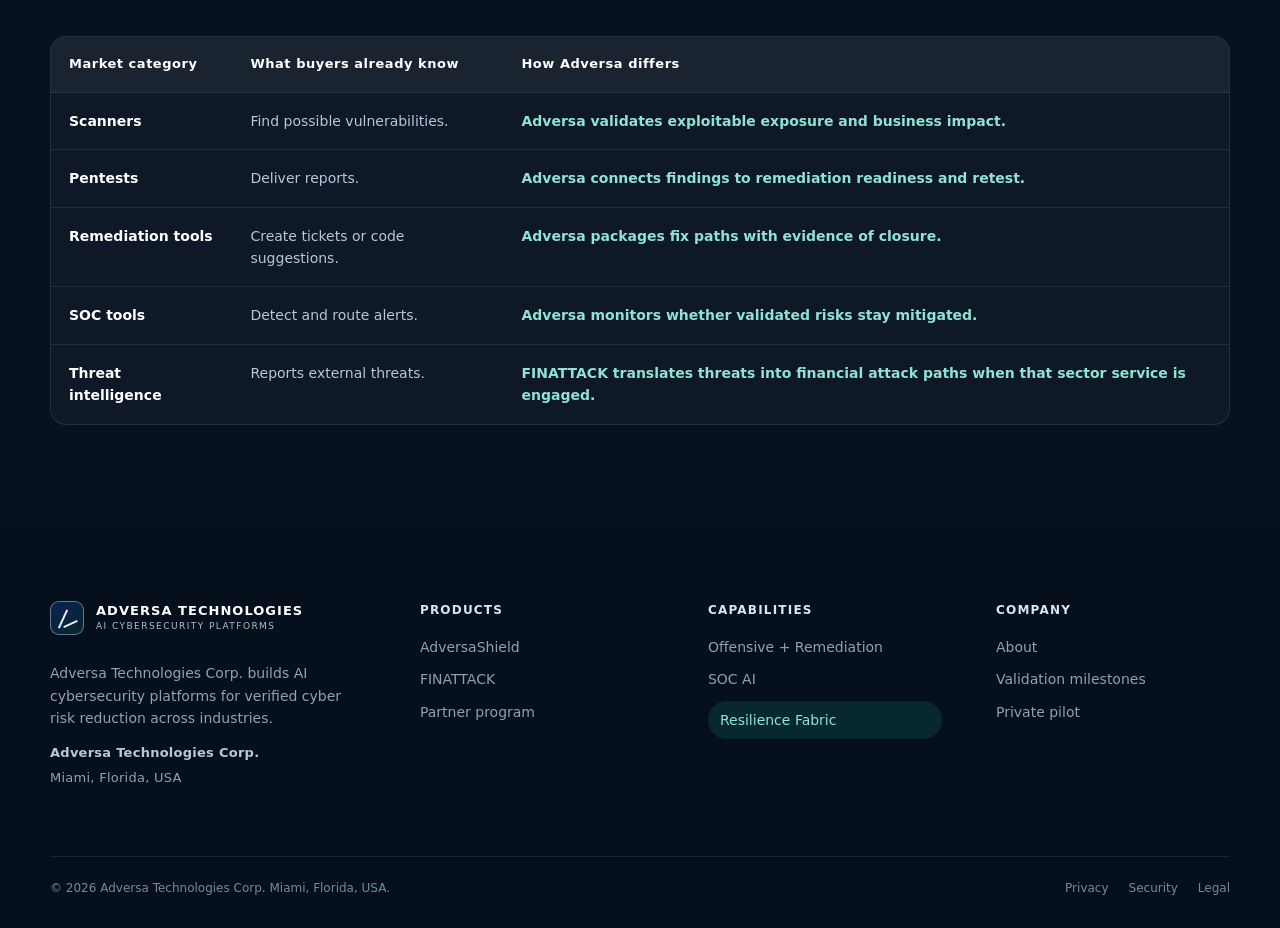
<file: platform.html>
<!doctype html>
<html lang="en">
<head>
  <meta charset="utf-8">
  <meta name="viewport" content="width=device-width,initial-scale=1">
  <meta name="theme-color" content="#07111f">
  <meta name="description" content="Adversa Resilience Fabric and all product moats for Adversa Technologies.">
  <title>Platform & Moats | Adversa Technologies</title>
  <link rel="icon" href="assets/favicon.svg" type="image/svg+xml">
  <link rel="stylesheet" href="assets/styles.css?v=8">
</head>
<body>
<a class="skip-link" href="#main">Skip to content</a>
<header class="site-header">
  <div class="container nav-wrap">
    <a class="brand" href="index.html" aria-label="Adversa Technologies home">
      <span class="brand-mark" aria-hidden="true"></span>
      <span class="brand-text"><strong>ADVERSA TECHNOLOGIES</strong><span>AI cybersecurity platforms</span></span>
    </a>
    <nav class="nav-links" aria-label="Primary navigation">
      <a href="adversashield.html">AdversaShield</a>
      <a href="finattack.html">FINATTACK</a>
      <a href="offensive-remediation.html">Offensive + Remediation</a>
      <a href="soc-ai.html">SOC AI</a>
      <a class="nav-product-highlight" href="platform.html" aria-current="page">Platform & Moats</a>
      <a href="partners.html">Partners</a>
    </nav>
    <div class="nav-cta"><a class="btn btn-primary btn-sm" href="partners.html#contact">Partner pilot</a></div>
    <button class="menu-toggle" aria-label="Open navigation" aria-expanded="false"><span></span></button>
  </div>
</header>

<main id="main">
  <section class="page-hero">
    <div class="container">
      <div class="reveal">
        <div class="breadcrumb">Home / Platform & Moats</div>
        <div class="product-badge"><i></i> Adversa Resilience Fabric</div>
        <h1>One platform. Multiple product areas. Shared moats.</h1>
        <p class="lead">Adversa Technologies offers AdversaShield and FINATTACK—supported by shared capabilities such as Offensive + Remediation, SOC AI and the Resilience Fabric.</p>
        <div class="button-row">
          <a class="btn btn-primary btn-arrow" href="offensive-remediation.html">Start with Product 1</a>
          <a class="btn btn-ghost" href="#moats">View all moats</a>
        </div>
      </div>
    </div>
  </section>

  <section class="section">
    <div class="container split">
      <div class="reveal">
        <div class="eyebrow">Shared fabric</div>
        <h2>The ecosystem is connected by evidence.</h2>
        <p class="lead">The platform is strongest when each product area feeds the others: offensive validation produces evidence, remediation produces closure, FINATTACK can supply financial-sector context when relevant, and SOC AI monitors outcomes.</p>
      </div>
      <div class="timeline reveal">
        <div class="timeline-row"><span>1</span><div><strong>Offensive validates exposure</strong><small>PoC-backed findings and attack-path evidence.</small></div></div>
        <div class="timeline-row"><span>2</span><div><strong>Remediate prepares closure</strong><small>Fix-ready guidance, retest and before/after evidence.</small></div></div>
        <div class="timeline-row"><span>3</span><div><strong>FINATTACK adds sector context when needed</strong><small>Financial-sector process, fraud and regulatory context for FINATTACK engagements.</small></div></div>
        <div class="timeline-row"><span>4</span><div><strong>SOC AI monitors outcome</strong><small>Continues observing whether the exposure stays reduced.</small></div></div>
      </div>
    </div>
  </section>

  <section class="section section-mist" id="moats">
    <div class="container">
      <div class="section-head reveal">
        <div>
          <div class="eyebrow">All moats</div>
          <h2>The defensible architecture of Adversa Technologies.</h2>
        </div>
        <p>These remain visible on the website, framed commercially — not as internal development detail.</p>
      </div>
      <div class="moat-board">
        <article class="moat-card reveal"><span>Offensive moat 1</span><h3>Governed AI offensive runtime</h3><p>Controlled, authorized and auditable testing that avoids positioning the product as uncontrolled autonomous hacking.</p></article>
        <article class="moat-card reveal"><span>Offensive moat 2</span><h3>Evidence-first validation</h3><p>Findings are framed around reproducible proof, not speculative alert volume.</p></article>
        <article class="moat-card reveal"><span>Offensive moat 3</span><h3>Specialized offensive skill library</h3><p>Reusable, auditable test patterns that help scale expert offensive knowledge.</p></article>
        <article class="moat-card reveal"><span>Remediation moat 1</span><h3>Verified remediation trajectories</h3><p>The system learns from fixes that were tested, re-attacked and proven effective.</p></article>
        <article class="moat-card reveal"><span>Remediation moat 2</span><h3>Fix → retest → evidence package</h3><p>Transforms remediation from ticket tracking into evidence of risk reduction.</p></article>
        <article class="moat-card reveal"><span>Remediation moat 3</span><h3>Human-governed correction</h3><p>Designed for regulated environments where clients must retain approval and change control.</p></article>
        <article class="moat-card reveal"><span>FINATTACK moat 1</span><h3>Financial threat taxonomy</h3><p>A proprietary way to classify attacks by business process, fraud surface, regulatory exposure and impact.</p></article>
        <article class="moat-card reveal"><span>FINATTACK moat 2</span><h3>Accumulating financial adversarial graph</h3><p>A data network effect across scenarios, control gaps, payment routes and observed risk paths.</p></article>
        <article class="moat-card reveal"><span>FINATTACK moat 3</span><h3>Digital twin simulation pathway</h3><p>Enables sensitive financial scenarios to be explored safely and credibly.</p></article>
        <article class="moat-card reveal"><span>SOC AI moat 1</span><h3>Persistent organizational state</h3><p>Security events become part of an evolving model of assets, identities, controls and outcomes.</p></article>
        <article class="moat-card reveal"><span>SOC AI moat 2</span><h3>Governed response logic</h3><p>Decisioning can be framed around policy, reversibility, evidence and human control.</p></article>
        <article class="moat-card reveal"><span>SOC AI moat 3</span><h3>Benchmarkable resilience</h3><p>The platform can be measured through scenario-based gates, not only generic claims.</p></article>
      </div>
    </div>
  </section>

  <section class="section section-dark">
    <div class="container">
      <div class="section-head reveal">
        <div>
          <div class="eyebrow">Market message</div>
          <h2>What the website should make clear.</h2>
        </div>
      </div>
      <div class="comparison-wrap reveal">
        <table class="comparison">
          <thead>
            <tr><th>Market category</th><th>What buyers already know</th><th>How Adversa differs</th></tr>
          </thead>
          <tbody>
            <tr><td>Scanners</td><td>Find possible vulnerabilities.</td><td>Adversa validates exploitable exposure and business impact.</td></tr>
            <tr><td>Pentests</td><td>Deliver reports.</td><td>Adversa connects findings to remediation readiness and retest.</td></tr>
            <tr><td>Remediation tools</td><td>Create tickets or code suggestions.</td><td>Adversa packages fix paths with evidence of closure.</td></tr>
            <tr><td>SOC tools</td><td>Detect and route alerts.</td><td>Adversa monitors whether validated risks stay mitigated.</td></tr>
            <tr><td>Threat intelligence</td><td>Reports external threats.</td><td>FINATTACK translates threats into financial attack paths when that sector service is engaged.</td></tr>
          </tbody>
        </table>
      </div>
    </div>
  </section>
</main>

<footer class="site-footer">
  <div class="container footer-main">
    <div class="footer-brand">
      <a class="brand" href="index.html"><span class="brand-mark" aria-hidden="true"></span><span class="brand-text"><strong>ADVERSA TECHNOLOGIES</strong><span>AI cybersecurity platforms</span></span></a>
      <p>Adversa Technologies Corp. builds AI cybersecurity platforms for verified cyber risk reduction across industries.</p>
      <p class="footer-address">Adversa Technologies Corp.<span>Miami, Florida, USA</span></p>
    </div>
    <div class="footer-col">
      <h4>Products</h4>
      <a href="adversashield.html">AdversaShield</a>
      <a href="finattack.html">FINATTACK</a>
      <a href="partners.html">Partner program</a>
    </div>
    <div class="footer-col">
      <h4>Capabilities</h4>
      <a href="offensive-remediation.html">Offensive + Remediation</a>
      <a href="soc-ai.html">SOC AI</a>
      <a class="nav-product-highlight" href="platform.html" aria-current="page">Resilience Fabric</a>
    </div>
    <div class="footer-col">
      <h4>Company</h4>
      <a href="index.html#about">About</a>
      <a href="adversashield.html#validation">Validation milestones</a>
      <a href="partners.html#contact">Private pilot</a>
    </div>
  </div>
  <div class="container footer-bottom">
    <span>&copy; <span data-year></span> Adversa Technologies Corp. Miami, Florida, USA.</span>
    <div class="footer-bottom-links"><a href="#">Privacy</a><a href="#">Security</a><a href="#">Legal</a></div>
  </div>
</footer>
<script src="assets/app.js?v=8"></script>
</body>
</html>
</file>
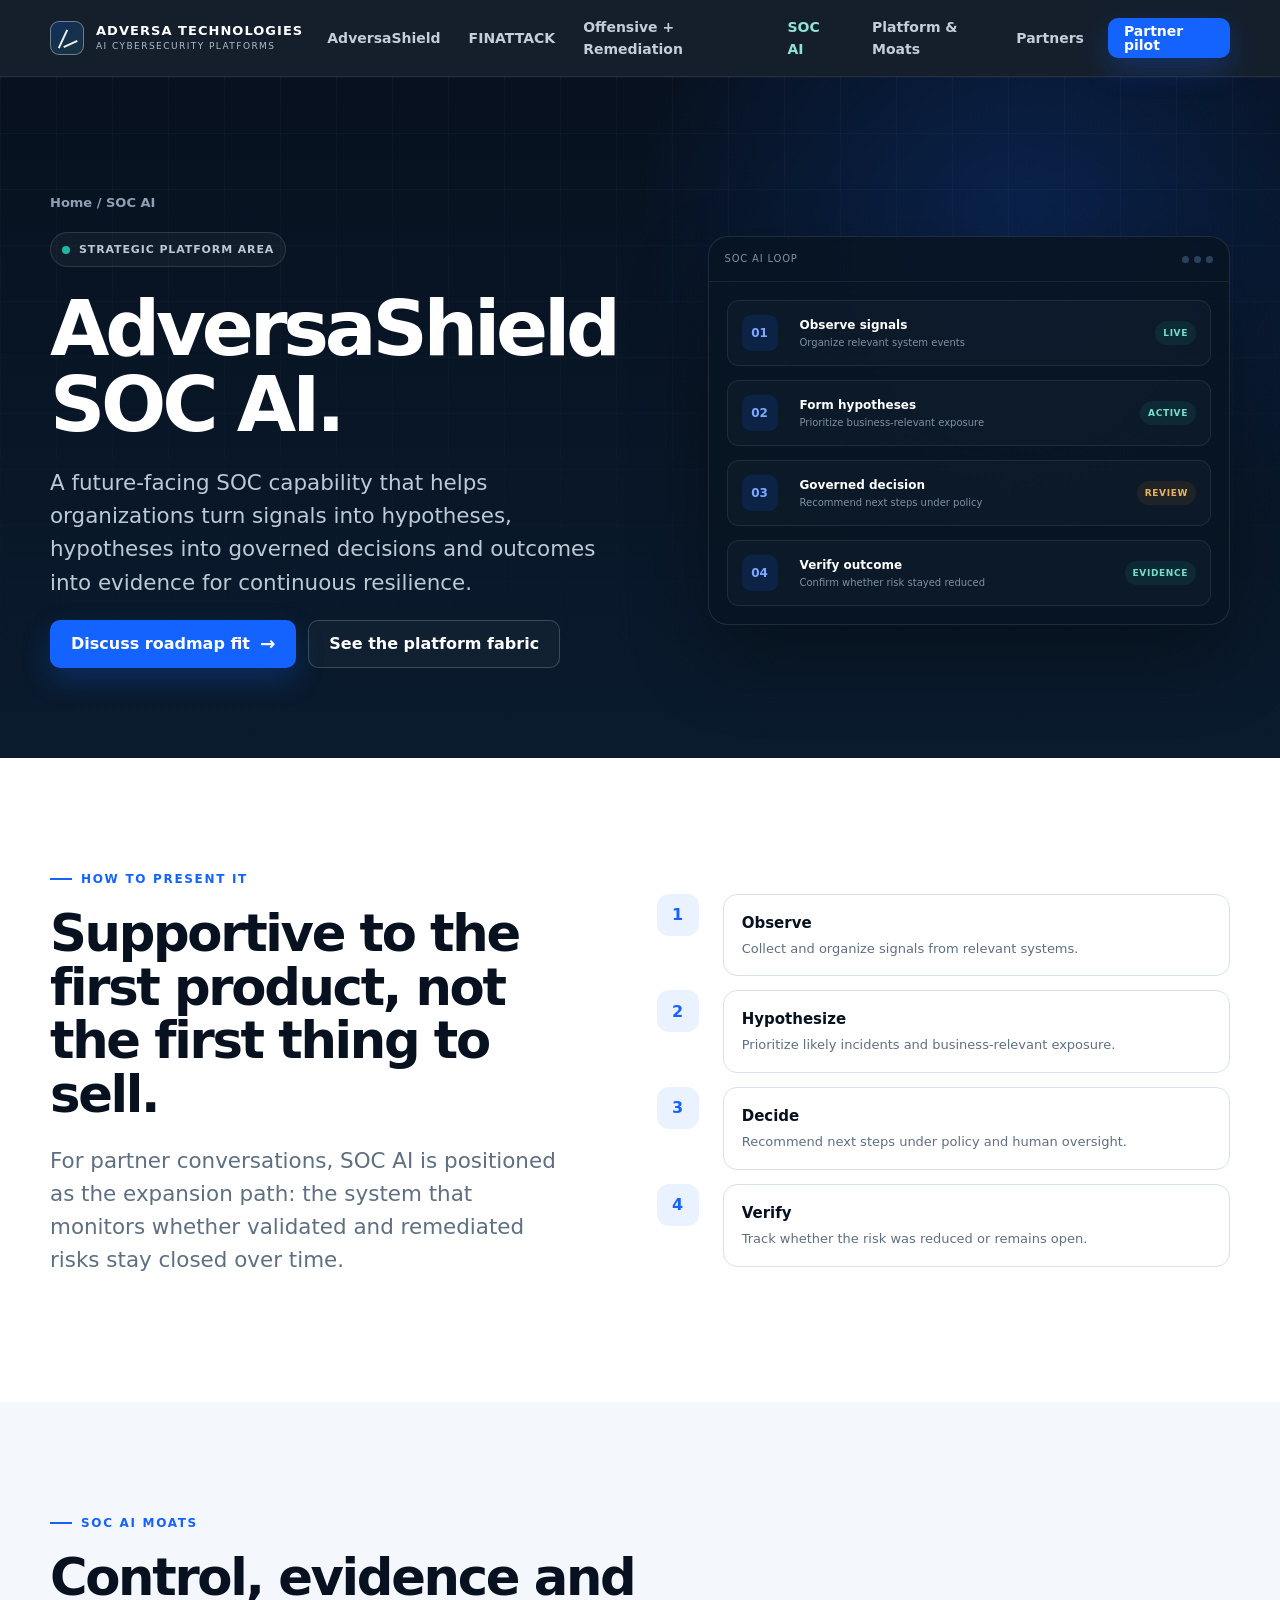
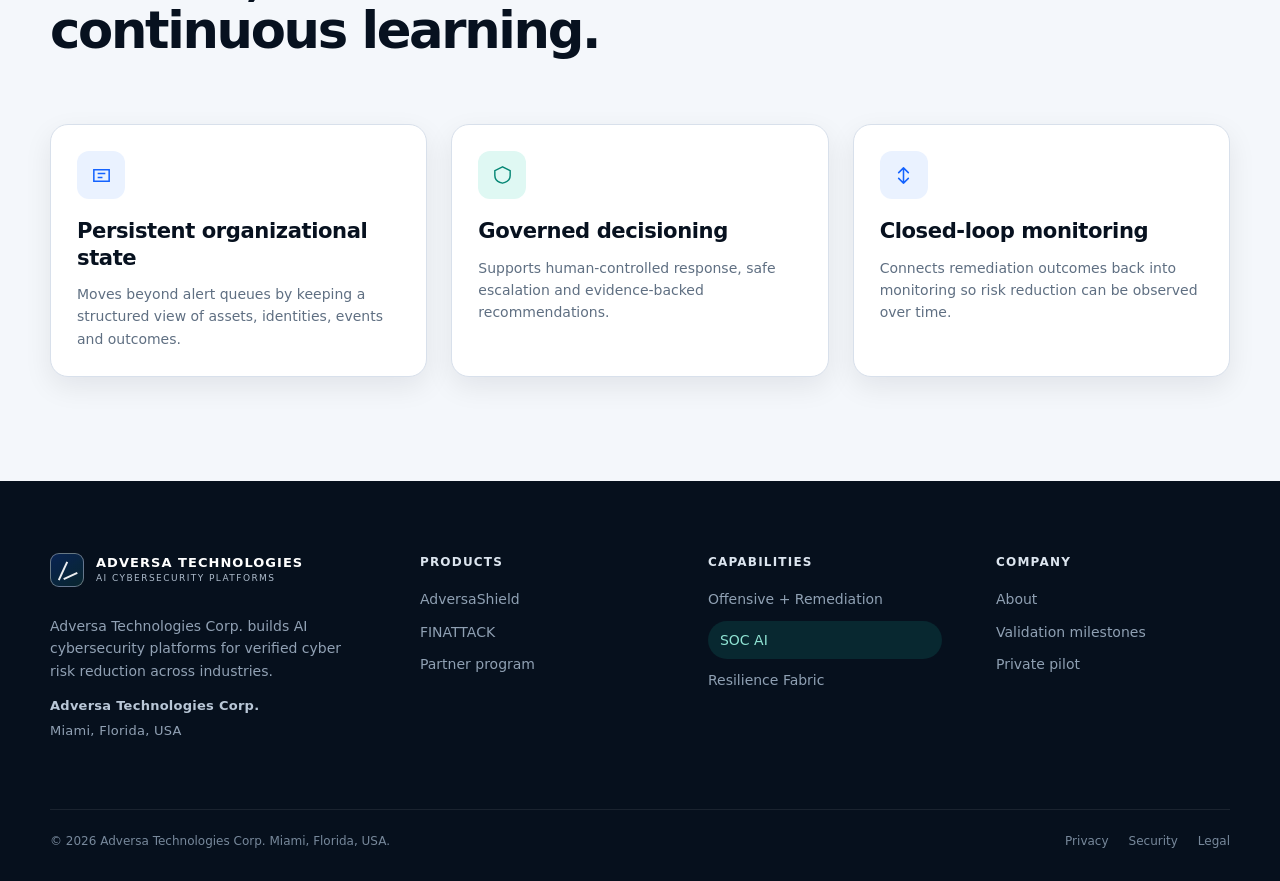
<file: soc-ai.html>
<!doctype html>
<html lang="en">
<head>
  <meta charset="utf-8">
  <meta name="viewport" content="width=device-width,initial-scale=1">
  <meta name="theme-color" content="#07111f">
  <meta name="description" content="AdversaShield SOC AI is the monitoring and verification expansion path for Adversa Technologies.">
  <title>AdversaShield SOC AI | Adversa Technologies</title>
  <link rel="icon" href="assets/favicon.svg" type="image/svg+xml">
  <link rel="stylesheet" href="assets/styles.css?v=8">
</head>
<body>
<a class="skip-link" href="#main">Skip to content</a>
<header class="site-header">
  <div class="container nav-wrap">
    <a class="brand" href="index.html" aria-label="Adversa Technologies home">
      <span class="brand-mark" aria-hidden="true"></span>
      <span class="brand-text"><strong>ADVERSA TECHNOLOGIES</strong><span>AI cybersecurity platforms</span></span>
    </a>
    <nav class="nav-links" aria-label="Primary navigation">
      <a href="adversashield.html">AdversaShield</a>
      <a href="finattack.html">FINATTACK</a>
      <a href="offensive-remediation.html">Offensive + Remediation</a>
      <a class="nav-product-highlight" href="soc-ai.html" aria-current="page">SOC AI</a>
      <a href="platform.html">Platform & Moats</a>
      <a href="partners.html">Partners</a>
    </nav>
    <div class="nav-cta"><a class="btn btn-primary btn-sm" href="partners.html#contact">Partner pilot</a></div>
    <button class="menu-toggle" aria-label="Open navigation" aria-expanded="false"><span></span></button>
  </div>
</header>

<main id="main">
  <section class="page-hero">
    <div class="container page-hero-grid">
      <div class="reveal">
        <div class="breadcrumb">Home / SOC AI</div>
        <div class="product-badge teal"><i></i> Strategic platform area</div>
        <h1>AdversaShield SOC AI.</h1>
        <p class="lead">A future-facing SOC capability that helps organizations turn signals into hypotheses, hypotheses into governed decisions and outcomes into evidence for continuous resilience.</p>
        <div class="button-row">
          <a class="btn btn-primary btn-arrow" href="partners.html#contact">Discuss roadmap fit</a>
          <a class="btn btn-ghost" href="platform.html">See the platform fabric</a>
        </div>
      </div>
      <div class="mock-card reveal">
        <div class="mock-toolbar"><span>SOC AI loop</span><div class="mock-dots"><i></i><i></i><i></i></div></div>
        <div class="mock-body">
          <div class="flow">
            <div class="flow-row"><span class="flow-index">01</span><div><strong>Observe signals</strong><small>Organize relevant system events</small></div><span class="flow-status">Live</span></div>
            <div class="flow-row"><span class="flow-index">02</span><div><strong>Form hypotheses</strong><small>Prioritize business-relevant exposure</small></div><span class="flow-status">Active</span></div>
            <div class="flow-row"><span class="flow-index">03</span><div><strong>Governed decision</strong><small>Recommend next steps under policy</small></div><span class="flow-status pending">Review</span></div>
            <div class="flow-row"><span class="flow-index">04</span><div><strong>Verify outcome</strong><small>Confirm whether risk stayed reduced</small></div><span class="flow-status">Evidence</span></div>
          </div>
        </div>
      </div>
    </div>
  </section>

  <section class="section">
    <div class="container split">
      <div class="reveal">
        <div class="eyebrow">How to present it</div>
        <h2>Supportive to the first product, not the first thing to sell.</h2>
        <p class="lead">For partner conversations, SOC AI is positioned as the expansion path: the system that monitors whether validated and remediated risks stay closed over time.</p>
      </div>
      <div class="timeline reveal">
        <div class="timeline-row"><span>1</span><div><strong>Observe</strong><small>Collect and organize signals from relevant systems.</small></div></div>
        <div class="timeline-row"><span>2</span><div><strong>Hypothesize</strong><small>Prioritize likely incidents and business-relevant exposure.</small></div></div>
        <div class="timeline-row"><span>3</span><div><strong>Decide</strong><small>Recommend next steps under policy and human oversight.</small></div></div>
        <div class="timeline-row"><span>4</span><div><strong>Verify</strong><small>Track whether the risk was reduced or remains open.</small></div></div>
      </div>
    </div>
  </section>

  <section class="section section-mist">
    <div class="container">
      <div class="section-head reveal">
        <div>
          <div class="eyebrow">SOC AI moats</div>
          <h2>Control, evidence and continuous learning.</h2>
        </div>
      </div>
      <div class="grid-3">
        <article class="card feature-card light-card reveal"><div class="icon-box"><svg viewBox="0 0 24 24" fill="none" aria-hidden="true"><path d="M4 6h16v12H4zM8 10h8M8 14h5" stroke="currentColor" stroke-width="1.6"/></svg></div><h3>Persistent organizational state</h3><p>Moves beyond alert queues by keeping a structured view of assets, identities, events and outcomes.</p></article>
        <article class="card feature-card light-card reveal"><div class="icon-box teal"><svg viewBox="0 0 24 24" fill="none" aria-hidden="true"><path d="M12 3 4 7v5c0 4 3 7 8 8 5-1 8-4 8-8V7l-8-4Z" stroke="currentColor" stroke-width="1.5"/></svg></div><h3>Governed decisioning</h3><p>Supports human-controlled response, safe escalation and evidence-backed recommendations.</p></article>
        <article class="card feature-card light-card reveal"><div class="icon-box"><svg viewBox="0 0 24 24" fill="none" aria-hidden="true"><path d="M12 4v16M7 9l5-5 5 5M7 15l5 5 5-5" stroke="currentColor" stroke-width="1.6" stroke-linecap="round" stroke-linejoin="round"/></svg></div><h3>Closed-loop monitoring</h3><p>Connects remediation outcomes back into monitoring so risk reduction can be observed over time.</p></article>
      </div>
    </div>
  </section>
</main>

<footer class="site-footer">
  <div class="container footer-main">
    <div class="footer-brand">
      <a class="brand" href="index.html"><span class="brand-mark" aria-hidden="true"></span><span class="brand-text"><strong>ADVERSA TECHNOLOGIES</strong><span>AI cybersecurity platforms</span></span></a>
      <p>Adversa Technologies Corp. builds AI cybersecurity platforms for verified cyber risk reduction across industries.</p>
      <p class="footer-address">Adversa Technologies Corp.<span>Miami, Florida, USA</span></p>
    </div>
    <div class="footer-col">
      <h4>Products</h4>
      <a href="adversashield.html">AdversaShield</a>
      <a href="finattack.html">FINATTACK</a>
      <a href="partners.html">Partner program</a>
    </div>
    <div class="footer-col">
      <h4>Capabilities</h4>
      <a href="offensive-remediation.html">Offensive + Remediation</a>
      <a class="nav-product-highlight" href="soc-ai.html" aria-current="page">SOC AI</a>
      <a href="platform.html">Resilience Fabric</a>
    </div>
    <div class="footer-col">
      <h4>Company</h4>
      <a href="index.html#about">About</a>
      <a href="adversashield.html#validation">Validation milestones</a>
      <a href="partners.html#contact">Private pilot</a>
    </div>
  </div>
  <div class="container footer-bottom">
    <span>&copy; <span data-year></span> Adversa Technologies Corp. Miami, Florida, USA.</span>
    <div class="footer-bottom-links"><a href="#">Privacy</a><a href="#">Security</a><a href="#">Legal</a></div>
  </div>
</footer>
<script src="assets/app.js?v=8"></script>
</body>
</html>
</file>
<file: assets/styles.css>
:root {
  --ink: #07111f;
  --navy: #0b1b2d;
  --navy-2: #102944;
  --blue: #1463ff;
  --blue-2: #4b8dff;
  --teal: #18b8a4;
  --teal-soft: #dff8f3;
  --sky-soft: #eaf2ff;
  --paper: #ffffff;
  --mist: #f4f7fb;
  --line: #d8e0eb;
  --muted: #5f6f82;
  --muted-dark: #98a7ba;
  --success: #0f9f77;
  --warning: #bf7612;
  --danger: #d74c4c;
  --radius-sm: 10px;
  --radius: 18px;
  --radius-lg: 28px;
  --shadow-sm: 0 10px 28px rgba(7, 17, 31, 0.08);
  --shadow: 0 24px 70px rgba(7, 17, 31, 0.14);
  --max: 1180px;
}

* { box-sizing: border-box; }
html { scroll-behavior: smooth; }
body {
  margin: 0;
  color: var(--ink);
  background: var(--paper);
  font-family: Inter, ui-sans-serif, system-ui, -apple-system, BlinkMacSystemFont, "Segoe UI", sans-serif;
  font-size: 16px;
  line-height: 1.6;
  text-rendering: optimizeLegibility;
  -webkit-font-smoothing: antialiased;
}
body.nav-open { overflow: hidden; }
a { color: inherit; text-decoration: none; }
img, svg { display: block; max-width: 100%; }
button, input, textarea, select { font: inherit; }
button { cursor: pointer; }

.skip-link {
  position: fixed;
  left: 16px;
  top: -60px;
  z-index: 1000;
  padding: 10px 14px;
  border-radius: 8px;
  background: var(--paper);
  color: var(--ink);
  box-shadow: var(--shadow-sm);
}
.skip-link:focus { top: 16px; }

.sr-only {
  position: absolute;
  width: 1px;
  height: 1px;
  padding: 0;
  margin: -1px;
  overflow: hidden;
  clip: rect(0, 0, 0, 0);
  white-space: nowrap;
  border: 0;
}

.container { width: min(var(--max), calc(100% - 40px)); margin: 0 auto; }
.narrow { width: min(820px, calc(100% - 40px)); margin: 0 auto; }
.section { padding: 104px 0; }
.section-sm { padding: 72px 0; }
.section-dark { background: var(--ink); color: #fff; }
.section-navy { background: var(--navy); color: #fff; }
.section-mist { background: var(--mist); }
.section-blue-soft { background: linear-gradient(180deg, #f2f7ff 0%, #fff 100%); }
.section-dark .section-head p,
.section-navy .section-head p { color: #b7c6dc; }
.section-dark .product-label { color: #78a8ff; }

.eyebrow {
  display: inline-flex;
  align-items: center;
  gap: 9px;
  margin-bottom: 18px;
  color: var(--blue);
  font-size: 12px;
  font-weight: 800;
  letter-spacing: .14em;
  text-transform: uppercase;
}
.eyebrow::before {
  content: "";
  width: 22px;
  height: 2px;
  background: currentColor;
}
.section-dark .eyebrow,
.section-navy .eyebrow { color: #77a9ff; }

h1, h2, h3, h4, p { margin-top: 0; }
h1 {
  margin-bottom: 24px;
  font-size: clamp(3rem, 6vw, 5.7rem);
  line-height: .98;
  letter-spacing: -.055em;
  font-weight: 760;
}
h2 {
  margin-bottom: 22px;
  font-size: clamp(2.15rem, 4vw, 3.8rem);
  line-height: 1.05;
  letter-spacing: -.045em;
  font-weight: 740;
}
h3 {
  margin-bottom: 12px;
  font-size: 1.32rem;
  line-height: 1.25;
  letter-spacing: -.02em;
}
h4 { margin-bottom: 8px; font-size: 1rem; }
.lead {
  max-width: 760px;
  color: var(--muted);
  font-size: clamp(1.1rem, 2vw, 1.34rem);
  line-height: 1.55;
}
.section-dark .lead,
.section-navy .lead { color: #bcc8d6; }
.text-muted { color: var(--muted); }
.text-light { color: #b9c6d5; }
.kicker { color: var(--blue); font-weight: 750; }

.site-header {
  position: sticky;
  top: 0;
  z-index: 10000;
  border-bottom: 1px solid rgba(255,255,255,.07);
  background: rgba(7,17,31,.94);
  color: #fff;
  backdrop-filter: blur(18px);
  -webkit-backdrop-filter: blur(18px);
}
.nav-wrap {
  position: relative;
  z-index: 2;
  min-height: 76px;
  display: flex;
  align-items: center;
  justify-content: space-between;
  gap: 24px;
}
.brand {
  display: inline-flex;
  align-items: center;
  gap: 12px;
  min-width: max-content;
}
.brand-mark {
  width: 34px;
  height: 34px;
  border: 1px solid rgba(255,255,255,.38);
  border-radius: 9px;
  position: relative;
  background: linear-gradient(145deg, rgba(20,99,255,.24), rgba(24,184,164,.13));
  overflow: hidden;
}
.brand-mark::before,
.brand-mark::after {
  content: "";
  position: absolute;
  background: #fff;
  opacity: .92;
}
.brand-mark::before { width: 2px; height: 20px; left: 11px; top: 7px; transform: rotate(25deg); }
.brand-mark::after { width: 15px; height: 2px; right: 5px; bottom: 9px; transform: rotate(-25deg); }
.brand-text { line-height: 1.08; }
.brand-text strong { display: block; font-size: 13px; letter-spacing: .08em; }
.brand-text span { display: block; margin-top: 4px; color: #aebccc; font-size: 9px; letter-spacing: .16em; text-transform: uppercase; }

.nav-links { display: flex; align-items: center; gap: 28px; }
.nav-links > a,
.nav-dropdown > button {
  border: 0;
  padding: 9px 0;
  color: #c3ceda;
  background: none;
  font-size: 14px;
  font-weight: 650;
}
.nav-links > a:hover,
.nav-links > a:focus-visible,
.nav-dropdown > button:hover,
.nav-dropdown > button:focus-visible { color: #fff; }
.nav-dropdown { position: relative; }
.nav-dropdown > button { display: inline-flex; align-items: center; gap: 7px; }
.nav-dropdown > button::after { content: ""; width: 6px; height: 6px; border-right: 1.5px solid currentColor; border-bottom: 1.5px solid currentColor; transform: rotate(45deg) translateY(-2px); }
.dropdown-panel {
  position: absolute;
  left: -18px;
  top: calc(100% + 15px);
  min-width: 300px;
  padding: 12px;
  border: 1px solid rgba(255,255,255,.08);
  border-radius: 16px;
  background: #0d1c2e;
  box-shadow: 0 24px 70px rgba(0,0,0,.32);
  opacity: 0;
  pointer-events: none;
  transform: translateY(-5px);
  transition: .2s ease;
}
.nav-dropdown:hover .dropdown-panel,
.nav-dropdown:focus-within .dropdown-panel { opacity: 1; pointer-events: auto; transform: translateY(0); }
.dropdown-panel a {
  display: block;
  padding: 12px 13px;
  border-radius: 10px;
}
.dropdown-panel a:hover { background: rgba(255,255,255,.06); }
.dropdown-panel strong { display: block; font-size: 14px; }
.dropdown-panel span { display: block; margin-top: 2px; color: #91a1b4; font-size: 12px; }
.nav-cta { display: inline-flex; align-items: center; gap: 10px; }
.menu-toggle {
  display: none;
  position: relative;
  z-index: 3;
  flex: 0 0 auto;
  width: 44px;
  height: 44px;
  border: 1px solid rgba(255,255,255,.14);
  border-radius: 10px;
  color: #fff;
  background: transparent;
}
.menu-toggle span,
.menu-toggle::before,
.menu-toggle::after {
  content: "";
  position: absolute;
  left: 12px;
  width: 18px;
  height: 2px;
  background: currentColor;
  transition: transform .2s ease, opacity .2s ease, top .2s ease;
}
.menu-toggle span { top: 21px; }
.menu-toggle::before { top: 15px; }
.menu-toggle::after { top: 27px; }
.menu-toggle[aria-expanded="true"] span { opacity: 0; }
.menu-toggle[aria-expanded="true"]::before { top: 21px; transform: rotate(45deg); }
.menu-toggle[aria-expanded="true"]::after { top: 21px; transform: rotate(-45deg); }
.nav-backdrop {
  display: none;
  position: fixed;
  inset: 0;
  z-index: 10040;
  background: rgba(4, 10, 18, .62);
  border: 0;
  padding: 0;
  cursor: pointer;
  -webkit-tap-highlight-color: transparent;
}
body.nav-open .nav-backdrop { display: block; }
body.nav-open { overflow: hidden; touch-action: none; }

.btn {
  display: inline-flex;
  align-items: center;
  justify-content: center;
  gap: 10px;
  min-height: 48px;
  padding: 0 20px;
  border: 1px solid transparent;
  border-radius: 10px;
  font-weight: 730;
  line-height: 1;
  transition: transform .2s ease, box-shadow .2s ease, border-color .2s ease, background .2s ease;
}
.btn:hover { transform: translateY(-1px); }
.btn-primary { background: var(--blue); color: #fff; box-shadow: 0 12px 28px rgba(20,99,255,.25); }
.btn-primary:hover { background: #0b56eb; box-shadow: 0 16px 34px rgba(20,99,255,.32); }
.btn-secondary { border-color: var(--line); background: #fff; color: var(--ink); }
.btn-secondary:hover { border-color: #a9b8ca; }
.btn-ghost { border-color: rgba(255,255,255,.18); color: #fff; background: rgba(255,255,255,.03); }
.btn-ghost:hover { border-color: rgba(255,255,255,.38); background: rgba(255,255,255,.06); }
.btn-sm { min-height: 40px; padding: 0 15px; font-size: 14px; }
.btn-arrow::after { content: "→"; font-size: 1.15em; }
.button-row { display: flex; flex-wrap: wrap; gap: 12px; }

.hero {
  position: relative;
  min-height: 760px;
  overflow: hidden;
  background:
    radial-gradient(circle at 78% 25%, rgba(20,99,255,.22), transparent 35%),
    radial-gradient(circle at 85% 70%, rgba(24,184,164,.13), transparent 28%),
    linear-gradient(180deg, #07111f 0%, #0b1b2d 100%);
  color: #fff;
}
.hero::before {
  content: "";
  position: absolute;
  inset: 0;
  background-image:
    linear-gradient(rgba(255,255,255,.034) 1px, transparent 1px),
    linear-gradient(90deg, rgba(255,255,255,.034) 1px, transparent 1px);
  background-size: 56px 56px;
  mask-image: linear-gradient(to bottom, black 0%, rgba(0,0,0,.65) 70%, transparent 100%);
}
.hero-inner {
  position: relative;
  z-index: 1;
  display: grid;
  grid-template-columns: minmax(0, 1.05fr) minmax(420px, .95fr);
  align-items: center;
  gap: 66px;
  padding: 106px 0 98px;
}
.hero h1 { max-width: 760px; }
.hero-copy .lead { max-width: 700px; color: #bdc9d6; }
.hero-note {
  display: flex;
  flex-wrap: wrap;
  gap: 14px 22px;
  margin-top: 28px;
  color: #9caabd;
  font-size: 13px;
}
.hero-note span { display: inline-flex; align-items: center; gap: 8px; }
.hero-note span::before { content: ""; width: 7px; height: 7px; border-radius: 50%; background: var(--teal); box-shadow: 0 0 0 4px rgba(24,184,164,.12); }

.hero-panel {
  position: relative;
  min-height: 520px;
  padding: 22px;
  border: 1px solid rgba(255,255,255,.1);
  border-radius: 24px;
  background: rgba(7,17,31,.7);
  box-shadow: 0 34px 90px rgba(0,0,0,.35);
  backdrop-filter: blur(16px);
}
.hero-panel::before {
  content: "";
  position: absolute;
  inset: -1px;
  z-index: -1;
  border-radius: inherit;
  background: linear-gradient(140deg, rgba(75,141,255,.4), transparent 38%, rgba(24,184,164,.2));
  opacity: .55;
}
.panel-top { display: flex; align-items: center; justify-content: space-between; gap: 14px; margin-bottom: 18px; }
.panel-title { display: flex; align-items: center; gap: 10px; }
.panel-title strong { font-size: 14px; }
.panel-title span { color: #8494a8; font-size: 11px; }
.status-live { display: inline-flex; align-items: center; gap: 7px; color: #8fe3d3; font-size: 11px; font-weight: 750; letter-spacing: .08em; text-transform: uppercase; }
.status-live::before { content: ""; width: 7px; height: 7px; border-radius: 50%; background: #35d4b5; box-shadow: 0 0 0 5px rgba(53,212,181,.1); }
.metric-row { display: grid; grid-template-columns: repeat(3,1fr); gap: 10px; }
.metric {
  padding: 15px;
  border: 1px solid rgba(255,255,255,.08);
  border-radius: 12px;
  background: rgba(255,255,255,.025);
}
.metric span { display: block; color: #8190a3; font-size: 10px; letter-spacing: .08em; text-transform: uppercase; }
.metric strong { display: block; margin-top: 6px; font-size: 21px; line-height: 1; }
.metric small { color: #8fd8cb; font-size: 10px; }
.path-card {
  margin-top: 14px;
  padding: 17px;
  border: 1px solid rgba(255,255,255,.09);
  border-radius: 14px;
  background: linear-gradient(180deg, rgba(255,255,255,.035), rgba(255,255,255,.015));
}
.path-head { display: flex; align-items: center; justify-content: space-between; gap: 12px; margin-bottom: 15px; }
.path-head strong { font-size: 13px; }
.risk-pill { padding: 5px 8px; border-radius: 999px; background: rgba(215,76,76,.12); color: #ff9a9a; font-size: 10px; font-weight: 800; letter-spacing: .07em; text-transform: uppercase; }
.attack-path { display: grid; grid-template-columns: 1fr auto 1fr auto 1fr; align-items: center; gap: 8px; }
.path-node {
  min-height: 76px;
  padding: 11px;
  border: 1px solid rgba(255,255,255,.1);
  border-radius: 10px;
  background: #0d2035;
}
.path-node em { display: block; color: #79899c; font-size: 9px; font-style: normal; text-transform: uppercase; letter-spacing: .08em; }
.path-node strong { display: block; margin-top: 5px; font-size: 12px; line-height: 1.25; }
.path-arrow { color: #5f7793; font-size: 17px; }
.evidence-row { display: grid; grid-template-columns: 1.2fr .8fr; gap: 10px; margin-top: 10px; }
.evidence-item { padding: 12px; border-radius: 10px; background: rgba(255,255,255,.04); }
.evidence-item span { color: #7f8fa3; font-size: 10px; }
.evidence-item strong { display: block; margin-top: 4px; font-size: 12px; }
.verified { color: #78dec9; }

.logo-strip { border-bottom: 1px solid var(--line); background: #fff; }
.logo-strip-inner { display: grid; grid-template-columns: 210px repeat(6,1fr); align-items: center; min-height: 92px; gap: 20px; }
.logo-strip-label { color: var(--muted); font-size: 12px; font-weight: 740; letter-spacing: .1em; text-transform: uppercase; }
.industry-label { color: #7d8b9c; font-size: 13px; font-weight: 700; text-align: center; }

.grid-2 { display: grid; grid-template-columns: repeat(2,minmax(0,1fr)); gap: 34px; }
.grid-3 { display: grid; grid-template-columns: repeat(3,minmax(0,1fr)); gap: 24px; }
.grid-4 { display: grid; grid-template-columns: repeat(4,minmax(0,1fr)); gap: 20px; }
.split { display: grid; grid-template-columns: minmax(0,.95fr) minmax(0,1.05fr); align-items: center; gap: 88px; }
.split.reverse { grid-template-columns: minmax(0,1.05fr) minmax(0,.95fr); }
.section-head { display: flex; align-items: end; justify-content: space-between; gap: 40px; margin-bottom: 44px; }
.section-head > div { max-width: 760px; }
.section-head p { max-width: 560px; color: var(--muted); }

.statement { padding: 42px; border-left: 4px solid var(--blue); background: var(--mist); color: var(--ink); }
.statement p { margin: 0; color: var(--ink); font-size: clamp(1.45rem, 3vw, 2.35rem); line-height: 1.35; letter-spacing: -.025em; }
.section-dark .statement,
.section-navy .statement {
  background: rgba(255,255,255,.06);
  border-left-color: var(--blue-2);
  color: #fff;
}
.section-dark .statement p,
.section-navy .statement p { color: #e8eef6; }

.lifecycle {
  display: grid;
  grid-template-columns: repeat(7,1fr);
  gap: 10px;
  margin-top: 44px;
}
.lifecycle-step {
  position: relative;
  min-height: 112px;
  padding: 18px 14px;
  border: 1px solid var(--line);
  border-radius: 14px;
  background: #fff;
}
.lifecycle-step::after {
  content: "";
  position: absolute;
  right: -11px;
  top: 50%;
  z-index: 2;
  width: 12px;
  height: 1px;
  background: #b7c2cf;
}
.lifecycle-step:last-child::after { display: none; }
.lifecycle-step span { display: block; color: var(--blue); font-size: 11px; font-weight: 800; letter-spacing: .1em; }
.lifecycle-step strong { display: block; margin-top: 13px; font-size: 15px; }
.lifecycle-step small { display: block; margin-top: 7px; color: var(--muted); font-size: 11px; line-height: 1.35; }

.card {
  border: 1px solid var(--line);
  border-radius: var(--radius);
  background: #fff;
  box-shadow: var(--shadow-sm);
}
.product-card {
  position: relative;
  overflow: hidden;
  display: flex;
  flex-direction: column;
  min-height: 430px;
  padding: 30px;
}
.product-card::before {
  content: "";
  position: absolute;
  top: 0;
  left: 0;
  width: 100%;
  height: 4px;
  background: var(--blue);
}
.product-card.teal::before { background: var(--teal); }
.product-card.dark { background: var(--ink); color: #fff; border-color: #162a42; }
.product-card.dark::before { background: linear-gradient(90deg,var(--blue),var(--teal)); }
.product-label { color: var(--blue); font-size: 11px; font-weight: 820; letter-spacing: .11em; text-transform: uppercase; }
.product-card.teal .product-label { color: #078d7a; }
.product-card.dark .product-label { color: #78a8ff; }
.product-card h3 { margin-top: 17px; font-size: 1.72rem; }
.product-card p { color: var(--muted); }
.product-card.dark p { color: #b8c5d5; }
.product-list { display: grid; gap: 10px; margin: 20px 0 26px; padding: 0; list-style: none; }
.product-list li { position: relative; padding-left: 19px; color: #405167; font-size: 14px; }
.product-card.dark .product-list li { color: #c0cbd7; }
.product-list li::before { content: ""; position: absolute; left: 0; top: .62em; width: 7px; height: 7px; border-radius: 50%; background: var(--teal); }
.product-card .card-link { margin-top: auto; color: var(--blue); font-weight: 760; }
.product-card.dark .card-link { color: #83adff; }

.icon-box {
  width: 48px;
  height: 48px;
  display: grid;
  place-items: center;
  border-radius: 12px;
  background: var(--sky-soft);
  color: var(--blue);
}
.icon-box.teal { background: var(--teal-soft); color: #068775; }
.icon-box.dark { background: rgba(255,255,255,.07); color: #8ab3ff; }
.icon-box svg { width: 23px; height: 23px; }
.feature-card { padding: 26px; }
.feature-card p { margin-bottom: 0; color: var(--muted); font-size: 14px; }
.feature-card h3 { margin-top: 19px; }

.intelligence-panel {
  position: relative;
  min-height: 540px;
  overflow: hidden;
  border: 1px solid rgba(255,255,255,.1);
  border-radius: 24px;
  background: radial-gradient(circle at 50% 40%, rgba(20,99,255,.22), transparent 44%), #0a1727;
}
.intelligence-panel::before {
  content: "";
  position: absolute;
  inset: 0;
  opacity: .6;
  background-image: radial-gradient(rgba(255,255,255,.15) 1px, transparent 1px);
  background-size: 30px 30px;
  mask-image: radial-gradient(circle at center, black, transparent 72%);
}
.graph-node {
  position: absolute;
  z-index: 2;
  min-width: 116px;
  padding: 10px 12px;
  border: 1px solid rgba(255,255,255,.13);
  border-radius: 10px;
  background: rgba(13,31,51,.92);
  box-shadow: 0 12px 25px rgba(0,0,0,.22);
  color: #fff;
}
.graph-node small { display: block; color: #7f90a4; font-size: 9px; letter-spacing: .08em; text-transform: uppercase; }
.graph-node strong { display: block; margin-top: 4px; font-size: 12px; }
.graph-node.center { left: 50%; top: 48%; min-width: 150px; transform: translate(-50%,-50%); border-color: rgba(75,141,255,.55); background: #102d52; }
.graph-node.n1 { left: 6%; top: 12%; }
.graph-node.n2 { right: 6%; top: 11%; }
.graph-node.n3 { left: 9%; top: 46%; }
.graph-node.n4 { right: 7%; top: 46%; }
.graph-node.n5 { left: 17%; bottom: 9%; }
.graph-node.n6 { right: 15%; bottom: 9%; }
.graph-line { position: absolute; z-index: 1; height: 1px; transform-origin: left center; background: linear-gradient(90deg, rgba(75,141,255,.65), rgba(24,184,164,.22)); }
.graph-line.l1 { width: 40%; left: 18%; top: 26%; transform: rotate(23deg); }
.graph-line.l2 { width: 39%; left: 51%; top: 47%; transform: rotate(-30deg); }
.graph-line.l3 { width: 38%; left: 19%; top: 56%; transform: rotate(-3deg); }
.graph-line.l4 { width: 34%; left: 51%; top: 49%; transform: rotate(5deg); }
.graph-line.l5 { width: 31%; left: 28%; top: 70%; transform: rotate(-33deg); }
.graph-line.l6 { width: 31%; left: 51%; top: 55%; transform: rotate(35deg); }

.pillar { padding: 28px; border-top: 1px solid rgba(255,255,255,.1); }
.pillar:first-child { border-top: 0; }
.pillar span { color: #77a9ff; font-size: 11px; font-weight: 820; letter-spacing: .1em; text-transform: uppercase; }
.pillar h3 { margin: 9px 0 8px; }
.pillar p { margin: 0; color: #aebdcd; font-size: 14px; }

.audience-tabs { display: grid; grid-template-columns: 250px 1fr; gap: 28px; }
.tab-buttons { display: grid; align-content: start; gap: 8px; }
.tab-button {
  width: 100%;
  padding: 15px 17px;
  border: 1px solid transparent;
  border-radius: 10px;
  background: transparent;
  color: #536276;
  text-align: left;
  font-weight: 740;
}
.tab-button.active { border-color: var(--line); background: #fff; color: var(--ink); box-shadow: var(--shadow-sm); }
.tab-panel { display: none; min-height: 275px; padding: 38px; border: 1px solid var(--line); border-radius: 18px; background: #fff; }
.tab-panel.active { display: block; }
.tab-quote { max-width: 760px; font-size: clamp(1.6rem,3vw,2.4rem); line-height: 1.3; letter-spacing: -.03em; }
.tab-list { display: grid; grid-template-columns: repeat(2,minmax(0,1fr)); gap: 12px 20px; margin-top: 28px; padding: 0; list-style: none; }
.tab-list li { position: relative; padding-left: 20px; color: var(--muted); font-size: 14px; }
.tab-list li::before { content: "✓"; position: absolute; left: 0; color: var(--success); font-weight: 800; }

.trust-list { display: grid; gap: 14px; margin: 28px 0 0; padding: 0; list-style: none; }
.trust-list li { display: flex; gap: 13px; color: #becbd8; }
.trust-list li::before { content: ""; flex: 0 0 22px; width: 22px; height: 22px; margin-top: 1px; border: 1px solid rgba(255,255,255,.2); border-radius: 50%; background: radial-gradient(circle,var(--teal) 0 3px,transparent 4px); }
.trust-board { display: grid; grid-template-columns: repeat(2,1fr); gap: 14px; }
.trust-item { min-height: 160px; padding: 24px; border: 1px solid rgba(255,255,255,.1); border-radius: 16px; background: rgba(255,255,255,.03); }
.trust-item span { display: block; color: #77a9ff; font-size: 11px; font-weight: 800; letter-spacing: .08em; text-transform: uppercase; }
.trust-item strong { display: block; margin-top: 18px; font-size: 1.12rem; }
.trust-item p { margin: 8px 0 0; color: #9eafc1; font-size: 13px; }

.cta-panel {
  position: relative;
  overflow: hidden;
  padding: 64px;
  border-radius: 28px;
  background: linear-gradient(130deg, #0e2950, #07111f 68%);
  color: #fff;
  box-shadow: var(--shadow);
}
.cta-panel::after {
  content: "";
  position: absolute;
  right: -120px;
  top: -170px;
  width: 420px;
  height: 420px;
  border: 1px solid rgba(255,255,255,.1);
  border-radius: 50%;
  box-shadow: 0 0 0 70px rgba(255,255,255,.025), 0 0 0 140px rgba(255,255,255,.018);
}
.cta-panel > * { position: relative; z-index: 1; }
.cta-panel h2 { max-width: 800px; }
.cta-panel p { max-width: 680px; color: #b8c6d6; }

.page-hero {
  position: relative;
  overflow: hidden;
  padding: 116px 0 90px;
  background:
    radial-gradient(circle at 80% 20%, rgba(20,99,255,.19), transparent 33%),
    linear-gradient(180deg,#07111f 0%,#0a1b2e 100%);
  color: #fff;
}
.page-hero::before { content: ""; position: absolute; inset: 0; background-image: linear-gradient(rgba(255,255,255,.03) 1px, transparent 1px), linear-gradient(90deg,rgba(255,255,255,.03) 1px,transparent 1px); background-size: 56px 56px; mask-image: linear-gradient(to bottom,black,transparent); }
.page-hero .container { position: relative; z-index: 1; }
.page-hero-grid { display: grid; grid-template-columns: 1.05fr .95fr; align-items: center; gap: 80px; }
.page-hero h1 { font-size: clamp(3.3rem,6vw,5.4rem); }
.page-hero .lead { color: #bdc9d6; }
.product-badge { display: inline-flex; align-items: center; gap: 9px; margin-bottom: 24px; padding: 8px 11px; border: 1px solid rgba(255,255,255,.12); border-radius: 999px; background: rgba(255,255,255,.04); color: #b9c7d7; font-size: 11px; font-weight: 790; letter-spacing: .08em; text-transform: uppercase; }
.product-badge i { width: 8px; height: 8px; border-radius: 50%; background: var(--blue-2); }
.product-badge.teal i { background: var(--teal); }

.mock-card {
  overflow: hidden;
  border: 1px solid rgba(255,255,255,.1);
  border-radius: 20px;
  background: rgba(8,20,34,.86);
  box-shadow: 0 32px 80px rgba(0,0,0,.32);
}
.mock-toolbar { display: flex; align-items: center; justify-content: space-between; padding: 14px 16px; border-bottom: 1px solid rgba(255,255,255,.08); }
.mock-toolbar span { color: #8291a5; font-size: 10px; letter-spacing: .08em; text-transform: uppercase; }
.mock-dots { display: flex; gap: 5px; }
.mock-dots i { width: 7px; height: 7px; border-radius: 50%; background: #29415b; }
.mock-body { padding: 18px; }

.flow { display: grid; gap: 14px; }
.flow-row { display: grid; grid-template-columns: 44px 1fr auto; align-items: center; gap: 14px; padding: 14px; border: 1px solid rgba(255,255,255,.08); border-radius: 12px; background: rgba(255,255,255,.025); }
.flow-index { width: 36px; height: 36px; display: grid; place-items: center; border-radius: 9px; background: rgba(20,99,255,.14); color: #7da9ff; font-size: 12px; font-weight: 800; }
.flow-row strong { display: block; font-size: 12px; }
.flow-row small { display: block; color: #7f90a4; font-size: 10px; }
.flow-status { padding: 5px 8px; border-radius: 999px; background: rgba(24,184,164,.1); color: #77dec9; font-size: 9px; font-weight: 800; letter-spacing: .07em; text-transform: uppercase; }
.flow-status.pending { background: rgba(191,118,18,.11); color: #eab463; }

.process-grid { display: grid; grid-template-columns: repeat(5,minmax(0,1fr)); gap: 14px; }
.process-step { min-height: 210px; padding: 24px; border: 1px solid var(--line); border-radius: 16px; background: #fff; }
.process-step span { display: inline-grid; place-items: center; width: 34px; height: 34px; border-radius: 9px; background: var(--sky-soft); color: var(--blue); font-size: 12px; font-weight: 800; }
.process-step h3 { margin-top: 42px; font-size: 1.05rem; }
.process-step p { color: var(--muted); font-size: 13px; }

.spec-table { overflow: hidden; border: 1px solid var(--line); border-radius: 16px; }
.spec-row { display: grid; grid-template-columns: 220px 1fr; border-top: 1px solid var(--line); }
.spec-row:first-child { border-top: 0; }
.spec-row > div { padding: 19px 22px; }
.spec-row > div:first-child { background: var(--mist); color: #415166; font-weight: 760; }
.spec-row > div:last-child { color: var(--muted); }

.evidence-chain { position: relative; display: grid; gap: 16px; padding-left: 38px; }
.evidence-chain::before { content: ""; position: absolute; left: 12px; top: 14px; bottom: 14px; width: 1px; background: #b7c4d3; }
.evidence-chain-item { position: relative; padding: 22px 24px; border: 1px solid var(--line); border-radius: 14px; background: #fff; }
.evidence-chain-item::before { content: ""; position: absolute; left: -32px; top: 28px; width: 13px; height: 13px; border: 3px solid #fff; border-radius: 50%; background: var(--blue); box-shadow: 0 0 0 1px #9db3ce; }
.evidence-chain-item h3 { margin-bottom: 5px; }
.evidence-chain-item p { margin: 0; color: var(--muted); font-size: 14px; }

.taxonomy-layers { display: grid; gap: 10px; }
.taxonomy-layer { display: grid; grid-template-columns: 46px 190px 1fr; align-items: center; gap: 16px; padding: 15px 18px; border: 1px solid var(--line); border-radius: 12px; background: #fff; }
.taxonomy-layer span { display: grid; place-items: center; width: 34px; height: 34px; border-radius: 9px; background: var(--sky-soft); color: var(--blue); font-size: 11px; font-weight: 800; }
.taxonomy-layer strong { font-size: 14px; }
.taxonomy-layer p { margin: 0; color: var(--muted); font-size: 13px; }

.risk-dimensions { display: grid; grid-template-columns: repeat(4,1fr); gap: 16px; }
.risk-card { padding: 24px; border: 1px solid var(--line); border-radius: 16px; background: #fff; }
.risk-card span { color: var(--blue); font-size: 10px; font-weight: 800; letter-spacing: .09em; text-transform: uppercase; }
.risk-card h3 { margin-top: 20px; }
.risk-card p { margin: 0; color: var(--muted); font-size: 13px; }

.company-principles { display: grid; grid-template-columns: repeat(2,1fr); gap: 20px; }
.principle { min-height: 210px; padding: 28px; border: 1px solid var(--line); border-radius: 16px; background: #fff; }
.principle span { color: var(--blue); font-size: 11px; font-weight: 820; letter-spacing: .1em; text-transform: uppercase; }
.principle p { color: var(--muted); }

.contact-grid { display: grid; grid-template-columns: .8fr 1.2fr; gap: 70px; }
.contact-form { padding: 32px; border: 1px solid var(--line); border-radius: 18px; background: #fff; box-shadow: var(--shadow-sm); }
.form-row { display: grid; grid-template-columns: repeat(2,1fr); gap: 14px; }
.form-field { margin-bottom: 15px; }
.form-field label { display: block; margin-bottom: 7px; color: #3e4d60; font-size: 13px; font-weight: 700; }
.form-field input,
.form-field select,
.form-field textarea { width: 100%; border: 1px solid #cdd7e3; border-radius: 9px; background: #fff; color: var(--ink); outline: 0; }
.form-field input,
.form-field select { height: 48px; padding: 0 13px; }
.form-field textarea { min-height: 120px; padding: 12px 13px; resize: vertical; }
.form-field input:focus,
.form-field select:focus,
.form-field textarea:focus { border-color: var(--blue); box-shadow: 0 0 0 3px rgba(20,99,255,.1); }
.form-note { color: var(--muted); font-size: 11px; }
.form-success { display: none; margin-top: 14px; padding: 12px 14px; border-radius: 9px; background: var(--teal-soft); color: #087866; font-size: 13px; font-weight: 700; }
.form-success.show { display: block; }

.site-footer { background: #06101d; color: #fff; }
.footer-main { display: grid; grid-template-columns: 1.35fr repeat(3,1fr); gap: 54px; padding: 72px 0 54px; }
.footer-brand p { max-width: 390px; margin-top: 20px; color: #91a1b4; font-size: 14px; }
.footer-address {
  margin-top: 14px !important;
  color: #b9c7d7 !important;
  font-size: 13px !important;
  font-weight: 700;
  letter-spacing: .02em;
}
.footer-address span { display: block; margin-top: 4px; color: #91a1b4; font-weight: 500; }
.footer-col h4 { margin-bottom: 16px; color: #dce5ef; font-size: 12px; letter-spacing: .1em; text-transform: uppercase; }
.footer-col a { display: block; margin: 10px 0; color: #8fa0b3; font-size: 14px; }
.footer-col a:hover { color: #fff; }
.footer-bottom { display: flex; align-items: center; justify-content: space-between; gap: 24px; padding: 22px 0 30px; border-top: 1px solid rgba(255,255,255,.08); color: #77889b; font-size: 12px; }
.footer-bottom-links { display: flex; gap: 20px; }

.reveal { opacity: 0; transform: translateY(18px); transition: opacity .65s ease, transform .65s ease; }
.reveal.visible { opacity: 1; transform: translateY(0); }

/* Redesign content components — same corporate tokens */
.nav-product-highlight {
  padding: 8px 12px !important;
  border-radius: 999px;
  background: rgba(24,184,164,.14);
  color: #8fe3d3 !important;
}
.nav-product-highlight:hover { background: rgba(24,184,164,.22); color: #fff !important; }
.hero-kicker {
  display: inline-flex;
  align-items: center;
  gap: 10px;
  margin-bottom: 22px;
  padding: 8px 12px;
  border: 1px solid rgba(255,255,255,.12);
  border-radius: 999px;
  background: rgba(255,255,255,.04);
  color: #c5d0dc;
  font-size: 13px;
  font-weight: 750;
}
.hero-kicker span {
  padding: 4px 8px;
  border-radius: 999px;
  background: rgba(24,184,164,.16);
  color: #8fe3d3;
  font-size: 11px;
  font-weight: 820;
  letter-spacing: .04em;
  text-transform: uppercase;
}
.breadcrumb {
  margin-bottom: 18px;
  color: #8fa0b3;
  font-size: 13px;
  font-weight: 700;
}
.badge-row { display: flex; flex-wrap: wrap; gap: 8px; margin-top: 24px; }
.badge {
  padding: 7px 11px;
  border: 1px solid rgba(255,255,255,.12);
  border-radius: 999px;
  background: rgba(255,255,255,.04);
  color: #b9c7d7;
  font-size: 12px;
  font-weight: 750;
}
.badge.teal { border-color: rgba(24,184,164,.28); background: rgba(24,184,164,.12); color: #8fe3d3; }
.callout {
  margin-top: 24px;
  padding: 22px 24px;
  border-left: 4px solid var(--blue);
  border-radius: 0 14px 14px 0;
  background: var(--mist);
}
.callout p { margin: 0; color: #43546a; font-size: 17px; line-height: 1.5; }
.quote-card {
  padding: 36px;
  border: 1px solid var(--line);
  border-radius: 20px;
  background: #fff;
  box-shadow: var(--shadow-sm);
}
.quote-card p {
  margin: 0;
  font-size: clamp(1.35rem, 2.4vw, 1.85rem);
  line-height: 1.28;
  letter-spacing: -.03em;
}
.quote-card span { display: block; margin-top: 18px; color: var(--muted); font-size: 13px; font-weight: 800; letter-spacing: .06em; text-transform: uppercase; }
.timeline { display: grid; gap: 14px; }
.timeline-row { display: grid; grid-template-columns: 52px 1fr; gap: 14px; align-items: start; }
.timeline-row > span {
  width: 42px;
  height: 42px;
  display: grid;
  place-items: center;
  border-radius: 12px;
  background: var(--sky-soft);
  color: var(--blue);
  font-weight: 820;
}
.timeline-row > div {
  padding: 16px 18px;
  border: 1px solid var(--line);
  border-radius: 14px;
  background: #fff;
}
.timeline-row strong { display: block; font-size: 15px; }
.timeline-row small { display: block; margin-top: 4px; color: var(--muted); font-size: 13px; }
.partner-band {
  padding: 48px;
  border-radius: 28px;
  background: linear-gradient(130deg, #0e2950, #07111f 68%);
  color: #fff;
  box-shadow: var(--shadow);
}
.partner-band .lead { color: #b8c6d6; }
.partner-band .eyebrow { color: #77a9ff; }
.partner-list { display: grid; grid-template-columns: repeat(3,1fr); gap: 14px; margin-top: 28px; }
.partner-list > div {
  padding: 18px;
  border: 1px solid rgba(255,255,255,.1);
  border-radius: 14px;
  background: rgba(255,255,255,.04);
}
.partner-list strong { display: block; color: #fff; }
.partner-list small { display: block; margin-top: 6px; color: #9eafc1; font-size: 13px; }
.moat-board { display: grid; grid-template-columns: repeat(2,minmax(0,1fr)); gap: 18px; }
.moat-card {
  position: relative;
  overflow: hidden;
  padding: 26px;
  border: 1px solid var(--line);
  border-radius: 18px;
  background: #fff;
  box-shadow: var(--shadow-sm);
}
.moat-card::after {
  content: "";
  position: absolute;
  right: -20px;
  top: -20px;
  width: 80px;
  height: 80px;
  border-radius: 50%;
  background: rgba(20,99,255,.08);
}
.moat-card span {
  display: inline-block;
  margin-bottom: 12px;
  color: var(--blue);
  font-size: 11px;
  font-weight: 820;
  letter-spacing: .1em;
  text-transform: uppercase;
}
.moat-card h3 { font-size: 1.15rem; }
.moat-card p { margin: 0; color: var(--muted); font-size: 14px; }
.fabric { display: grid; gap: 12px; }
.fabric-row { display: grid; grid-template-columns: 110px 1fr; gap: 14px; align-items: center; }
.fabric-label {
  color: var(--muted);
  font-size: 11px;
  font-weight: 820;
  letter-spacing: .1em;
  text-transform: uppercase;
}
.fabric-box {
  padding: 16px 18px;
  border: 1px solid var(--line);
  border-radius: 14px;
  background: #fff;
}
.fabric-box strong { display: block; font-size: 14px; }
.fabric-box small { display: block; margin-top: 4px; color: var(--muted); font-size: 12px; }
.plain-list { margin: 0; padding: 0; list-style: none; display: grid; gap: 14px; }
.plain-list li {
  position: relative;
  padding-left: 22px;
  color: #405167;
  font-size: 15px;
}
.plain-list li::before {
  content: "";
  position: absolute;
  left: 0;
  top: .65em;
  width: 8px;
  height: 8px;
  border-radius: 50%;
  background: var(--teal);
}
.card.dark-card {
  padding: 26px;
  border-color: rgba(255,255,255,.1);
  background: rgba(255,255,255,.04);
  color: #fff;
  box-shadow: none;
}
.card.dark-card p { color: #b7c6dc; margin: 0; }
.product-card.featured {
  border-color: rgba(20,99,255,.35);
  box-shadow: 0 24px 70px rgba(20,99,255,.12);
}
.product-card.featured::before {
  background: linear-gradient(90deg, var(--blue), var(--teal));
}
.lifecycle.cols-5 { grid-template-columns: repeat(5,1fr); }
.comparison-wrap { overflow-x: auto; }
.comparison {
  width: 100%;
  min-width: 680px;
  border-collapse: separate;
  border-spacing: 0;
  overflow: hidden;
  border: 1px solid rgba(255,255,255,.1);
  border-radius: 16px;
  background: rgba(255,255,255,.03);
}
.comparison th,
.comparison td {
  padding: 17px 18px;
  border-bottom: 1px solid rgba(255,255,255,.08);
  text-align: left;
  vertical-align: top;
}
.comparison tr:last-child td { border-bottom: 0; }
.comparison th {
  background: rgba(255,255,255,.05);
  color: #fff;
  font-size: 13px;
  letter-spacing: .04em;
}
.comparison td { color: #b7c6dc; font-size: 14px; }
.comparison td:first-child { color: #fff; font-weight: 760; }
.comparison td:nth-child(3) { color: #8fe3d3; font-weight: 700; }

/* Light competitive matrix with star ratings (AdversaShield) */
.stack-compare-wrap {
  overflow-x: auto;
  -webkit-overflow-scrolling: touch;
  border: 1px solid var(--line);
  border-radius: 18px;
  background: #fff;
  box-shadow: var(--shadow-sm);
}
.stack-compare {
  width: 100%;
  min-width: 980px;
  border-collapse: separate;
  border-spacing: 0;
}
.stack-compare th,
.stack-compare td {
  padding: 16px 15px;
  border-bottom: 1px solid var(--line);
  text-align: left;
  vertical-align: top;
}
.stack-compare thead th {
  position: sticky;
  top: 0;
  z-index: 2;
  background: var(--mist);
  color: #2f3f52;
  font-size: 12px;
  font-weight: 800;
  letter-spacing: .03em;
  line-height: 1.35;
}
.stack-compare thead th:first-child,
.stack-compare tbody th {
  position: sticky;
  left: 0;
  z-index: 3;
  min-width: 168px;
  max-width: 190px;
  background: var(--mist);
  color: var(--ink);
  font-size: 13px;
  font-weight: 760;
}
.stack-compare tbody th {
  border-right: 1px solid var(--line);
  background: #fff;
}
.stack-compare tbody tr:nth-child(even) th,
.stack-compare tbody tr:nth-child(even) td { background: #fafcfe; }
.stack-compare tbody tr:nth-child(even) td.stack-col-shield {
  background: linear-gradient(180deg, #e8f1ff 0%, #f3f8ff 100%);
}
.stack-compare thead th:first-child { z-index: 4; }
.stack-compare tbody tr:last-child th,
.stack-compare tbody tr:last-child td { border-bottom: 0; }
.stack-compare thead th.stack-col-shield,
.stack-compare td.stack-col-shield {
  background: linear-gradient(180deg, #eef5ff 0%, #f7fbff 100%);
  box-shadow: inset 0 0 0 1px rgba(20, 99, 255, .12);
}
.stack-compare thead th.stack-col-shield {
  color: var(--blue);
}
.stack-cell { display: grid; gap: 8px; }
.stack-stars {
  display: inline-flex;
  gap: 1px;
  color: #c5d0de;
  font-size: 13px;
  letter-spacing: .02em;
  line-height: 1;
}
.stack-stars .on { color: #e0a11a; }
.stack-col-shield .stack-stars .on { color: var(--blue); }
.stack-cell p {
  margin: 0;
  color: var(--muted);
  font-size: 12.5px;
  line-height: 1.45;
}
.stack-col-shield .stack-cell p {
  color: #3d4f66;
  font-weight: 560;
}
.stack-legend {
  display: flex;
  flex-wrap: wrap;
  gap: 10px 18px;
  margin: 0 0 22px;
  padding: 0;
  list-style: none;
}
.stack-legend li {
  display: inline-flex;
  align-items: center;
  gap: 8px;
  color: var(--muted);
  font-size: 12.5px;
}
.stack-legend .stack-stars { font-size: 12px; }
.stack-note {
  margin: 18px 0 0;
  color: var(--muted);
  font-size: 13px;
}

.benchmark-wrap {
  overflow-x: auto;
  -webkit-overflow-scrolling: touch;
  border: 1px solid var(--line);
  border-radius: 18px;
  background: #fff;
  box-shadow: var(--shadow-sm);
}
.benchmark-table {
  width: 100%;
  min-width: 760px;
  border-collapse: separate;
  border-spacing: 0;
}
.benchmark-table th,
.benchmark-table td {
  padding: 18px 20px;
  border-bottom: 1px solid var(--line);
  text-align: left;
  vertical-align: top;
  font-size: 14px;
  line-height: 1.45;
}
.benchmark-table thead th {
  background: var(--navy);
  color: #fff;
  font-size: 12px;
  font-weight: 800;
  letter-spacing: .06em;
  text-transform: uppercase;
}
.benchmark-table thead th:last-child {
  background: linear-gradient(135deg, #0b1b2d 0%, #1463ff 100%);
}
.benchmark-table tbody th {
  width: 22%;
  background: var(--mist);
  color: var(--ink);
  font-weight: 760;
  border-right: 1px solid var(--line);
}
.benchmark-table tbody td { color: var(--muted); }
.benchmark-table tbody td:last-child {
  color: var(--ink);
  font-weight: 650;
  background: #f4f8ff;
}
.benchmark-table tbody tr:last-child th,
.benchmark-table tbody tr:last-child td { border-bottom: 0; }
.benchmark-table .metric {
  display: block;
  margin-top: 6px;
  color: var(--blue);
  font-size: 13px;
  font-weight: 800;
  letter-spacing: .02em;
}
.benchmark-strategy {
  margin: 0 0 28px;
  padding: 26px 28px;
  border: 1px solid var(--line);
  border-radius: 16px;
  background: #fff;
}
.benchmark-strategy p { margin: 0; color: #3d4f66; font-size: 15px; line-height: 1.55; }
.benchmark-disclaimer {
  margin: 20px 0 0;
  padding: 16px 18px;
  border-left: 3px solid #bf7612;
  background: #fff8ef;
  color: #5c4a2e;
  font-size: 13px;
  line-height: 1.5;
}
.benchmark-disclaimer strong {
  display: block;
  margin-bottom: 4px;
  color: #8a5a12;
  font-size: 11px;
  letter-spacing: .08em;
  text-transform: uppercase;
}

.feature-card.light-card { min-height: 0; }
.path-card > p { margin: 10px 0 0; color: #b7c6dc; font-size: 13px; line-height: 1.45; }

@media (max-width: 1060px) {
  /* Keep header above page content; avoid filter containing-blocks on mobile. */
  .site-header {
    z-index: 10050;
    backdrop-filter: none;
    -webkit-backdrop-filter: none;
    background: #07111f;
  }
  .nav-links {
    display: none;
    position: fixed;
    top: 76px;
    left: 0;
    right: 0;
    bottom: 0;
    z-index: 10045;
    width: 100%;
    max-width: 100vw;
    height: calc(100vh - 76px);
    height: calc(100dvh - 76px);
    margin: 0;
    padding: 12px 24px 120px;
    background: #07111f;
    color: #fff;
    overflow-y: auto;
    -webkit-overflow-scrolling: touch;
    overscroll-behavior: contain;
    box-shadow: none;
  }
  .nav-links.open { display: flex; flex-direction: column; align-items: stretch; gap: 0; }
  .nav-links > a,
  .nav-dropdown > button {
    width: 100%;
    display: flex;
    justify-content: space-between;
    align-items: center;
    padding: 16px 0;
    border-bottom: 1px solid rgba(255,255,255,.08);
    text-align: left;
    font-size: 16px;
    color: #c3ceda;
  }
  .nav-product-highlight {
    justify-content: flex-start;
    margin: 4px 0 8px;
    border-radius: 12px !important;
  }
  .dropdown-panel {
    position: static;
    display: block;
    min-width: 0;
    padding: 4px 0 12px 12px;
    border: 0;
    background: transparent;
    box-shadow: none;
    opacity: 1;
    pointer-events: auto;
    transform: none;
  }
  .dropdown-panel a { padding: 10px 0; }
  .nav-cta { display: none; }
  body.nav-open .nav-cta {
    display: flex;
    position: fixed;
    left: 0;
    right: 0;
    bottom: 0;
    z-index: 10046;
    width: auto;
    margin: 0;
    padding: 20px 24px calc(20px + env(safe-area-inset-bottom, 0px));
    background: linear-gradient(180deg, rgba(7,17,31,0), #07111f 28%);
  }
  body.nav-open .nav-cta .btn { width: 100%; }
  .menu-toggle { display: block; }
  .hero { min-height: auto; }
  .hero-inner, .page-hero-grid { grid-template-columns: 1fr; }
  .hero-inner { gap: 48px; padding-top: 72px; }
  .hero-panel { max-width: 660px; width: 100%; }
  .hero-kicker { max-width: 100%; white-space: normal; }
  .split, .split.reverse { grid-template-columns: 1fr; gap: 52px; }
  .grid-4 { grid-template-columns: repeat(2,1fr); }
  .lifecycle { grid-template-columns: repeat(4,1fr); }
  .lifecycle-step::after { display: none; }
  .process-grid { grid-template-columns: repeat(3,1fr); }
  .risk-dimensions { grid-template-columns: repeat(2,1fr); }
  .logo-strip-inner { grid-template-columns: repeat(3,1fr); padding: 20px 0; }
  .logo-strip-label { grid-column: 1 / -1; text-align: center; }
  .footer-main { grid-template-columns: 1.4fr repeat(2,1fr); }
  .footer-col:last-child { grid-column: 2 / 3; }
  .lifecycle.cols-5 { grid-template-columns: repeat(3,1fr); }
  .partner-list, .moat-board { grid-template-columns: 1fr 1fr; }
  .fabric-row { grid-template-columns: 90px 1fr; }
  .contact-grid { gap: 40px; }
}

@media (max-width: 760px) {
  .container, .narrow { width: min(100% - 28px, var(--max)); }
  .section { padding: 78px 0; }
  .section-sm { padding: 56px 0; }
  .hero { min-height: auto; }
  .hero-inner { padding: 64px 0 56px; gap: 36px; }
  .page-hero { padding: 72px 0 56px; }
  .page-hero h1 { font-size: clamp(2.4rem, 12vw, 3.6rem); }
  h1 { font-size: clamp(2.5rem, 12vw, 3.8rem); }
  h2 { font-size: clamp(1.85rem, 8vw, 2.7rem); }
  .hero-panel { min-height: auto; padding: 14px; max-width: 100%; }
  .hero-note { gap: 10px 14px; }
  .metric-row { grid-template-columns: 1fr; }
  .attack-path { grid-template-columns: 1fr; }
  .path-arrow { transform: rotate(90deg); justify-self: center; }
  .evidence-row { grid-template-columns: 1fr; }
  .grid-2, .grid-3, .grid-4 { grid-template-columns: 1fr; }
  .section-head { display: block; }
  .section-head p { margin-top: 20px; }
  .statement { padding: 28px 24px; }
  .lifecycle { grid-template-columns: repeat(2,1fr); }
  .product-card { min-height: auto; }
  .audience-tabs { grid-template-columns: 1fr; }
  .tab-buttons { grid-template-columns: repeat(2,1fr); }
  .tab-panel { padding: 26px; }
  .tab-list { grid-template-columns: 1fr; }
  .trust-board { grid-template-columns: 1fr; }
  .cta-panel { padding: 40px 28px; }
  .process-grid { grid-template-columns: 1fr; }
  .process-step { min-height: 0; }
  .process-step h3 { margin-top: 22px; }
  .spec-row { grid-template-columns: 1fr; }
  .spec-row > div:first-child { border-bottom: 1px solid var(--line); }
  .taxonomy-layer { grid-template-columns: 42px 1fr; }
  .taxonomy-layer p { grid-column: 2; }
  .risk-dimensions { grid-template-columns: 1fr; }
  .company-principles { grid-template-columns: 1fr; }
  .contact-grid { grid-template-columns: 1fr; gap: 40px; }
  .form-row { grid-template-columns: 1fr; }
  .footer-main { grid-template-columns: 1fr 1fr; gap: 38px 28px; }
  .footer-brand { grid-column: 1 / -1; }
  .footer-col:last-child { grid-column: auto; }
  .footer-bottom { align-items: flex-start; flex-direction: column; }
  .intelligence-panel { min-height: 380px; }
  .graph-node { min-width: 95px; padding: 8px 9px; }
  .graph-node strong { font-size: 10px; }
  .graph-node.center { min-width: 120px; }
  .quote-card { padding: 24px; }
  .quote-card p { font-size: clamp(1.15rem, 5vw, 1.5rem); }
  .partner-band { padding: 28px 22px; }
  .comparison { min-width: 560px; }
  .stack-compare { min-width: 920px; }
  .stack-legend { gap: 8px 14px; }
  .benchmark-table { min-width: 680px; }
}

@media (max-width: 480px) {
  .brand-text span { display: none; }
  .button-row { flex-direction: column; }
  .button-row .btn { width: 100%; }
  .lifecycle { grid-template-columns: 1fr; }
  .tab-buttons { grid-template-columns: 1fr; }
  .footer-main { grid-template-columns: 1fr; }
  .footer-col:last-child { grid-column: auto; }
  .logo-strip-inner { grid-template-columns: repeat(2,1fr); }
  .lifecycle.cols-5 { grid-template-columns: 1fr; }
  .partner-list, .moat-board { grid-template-columns: 1fr; }
  .partner-band { padding: 32px 24px; }
  .fabric-row { grid-template-columns: 1fr; gap: 8px; }
}

@media (prefers-reduced-motion: reduce) {
  html { scroll-behavior: auto; }
  *, *::before, *::after { transition-duration: .01ms !important; animation-duration: .01ms !important; animation-iteration-count: 1 !important; }
  .reveal { opacity: 1; transform: none; }
}
</file>
